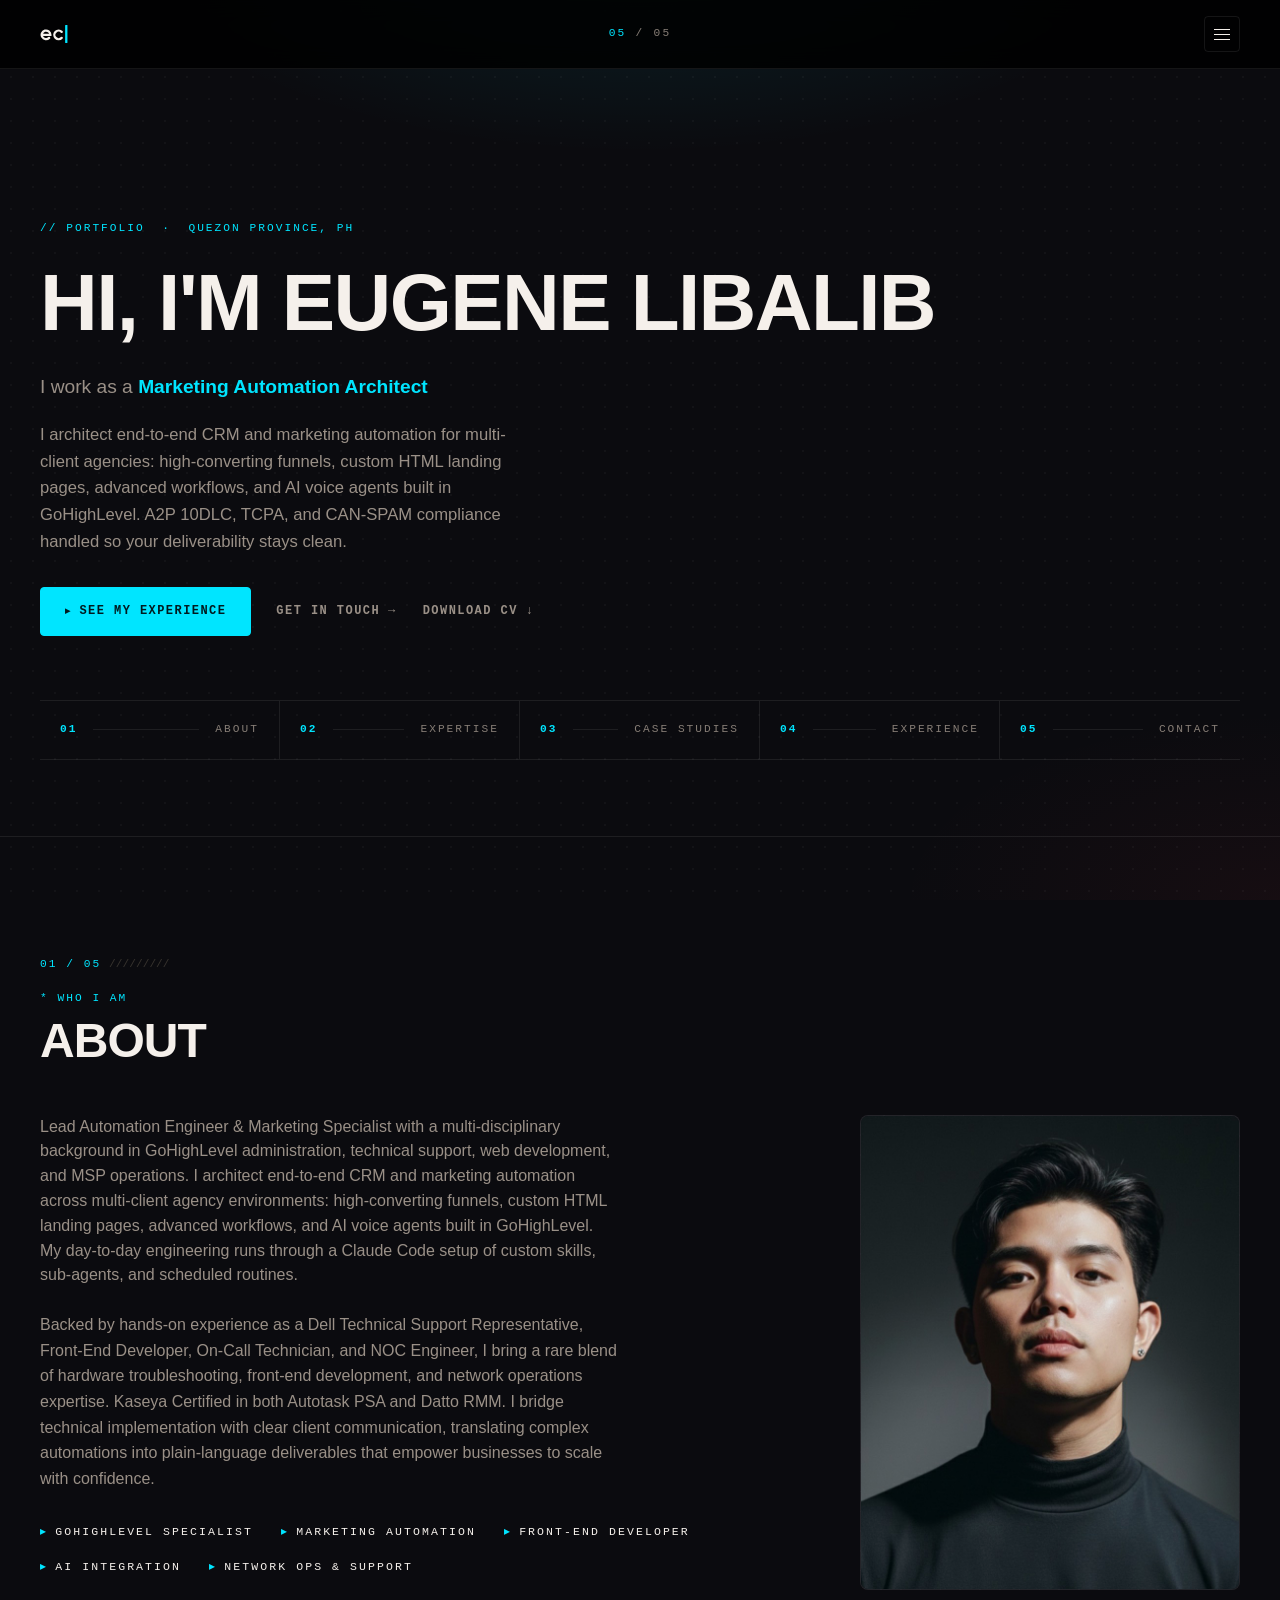
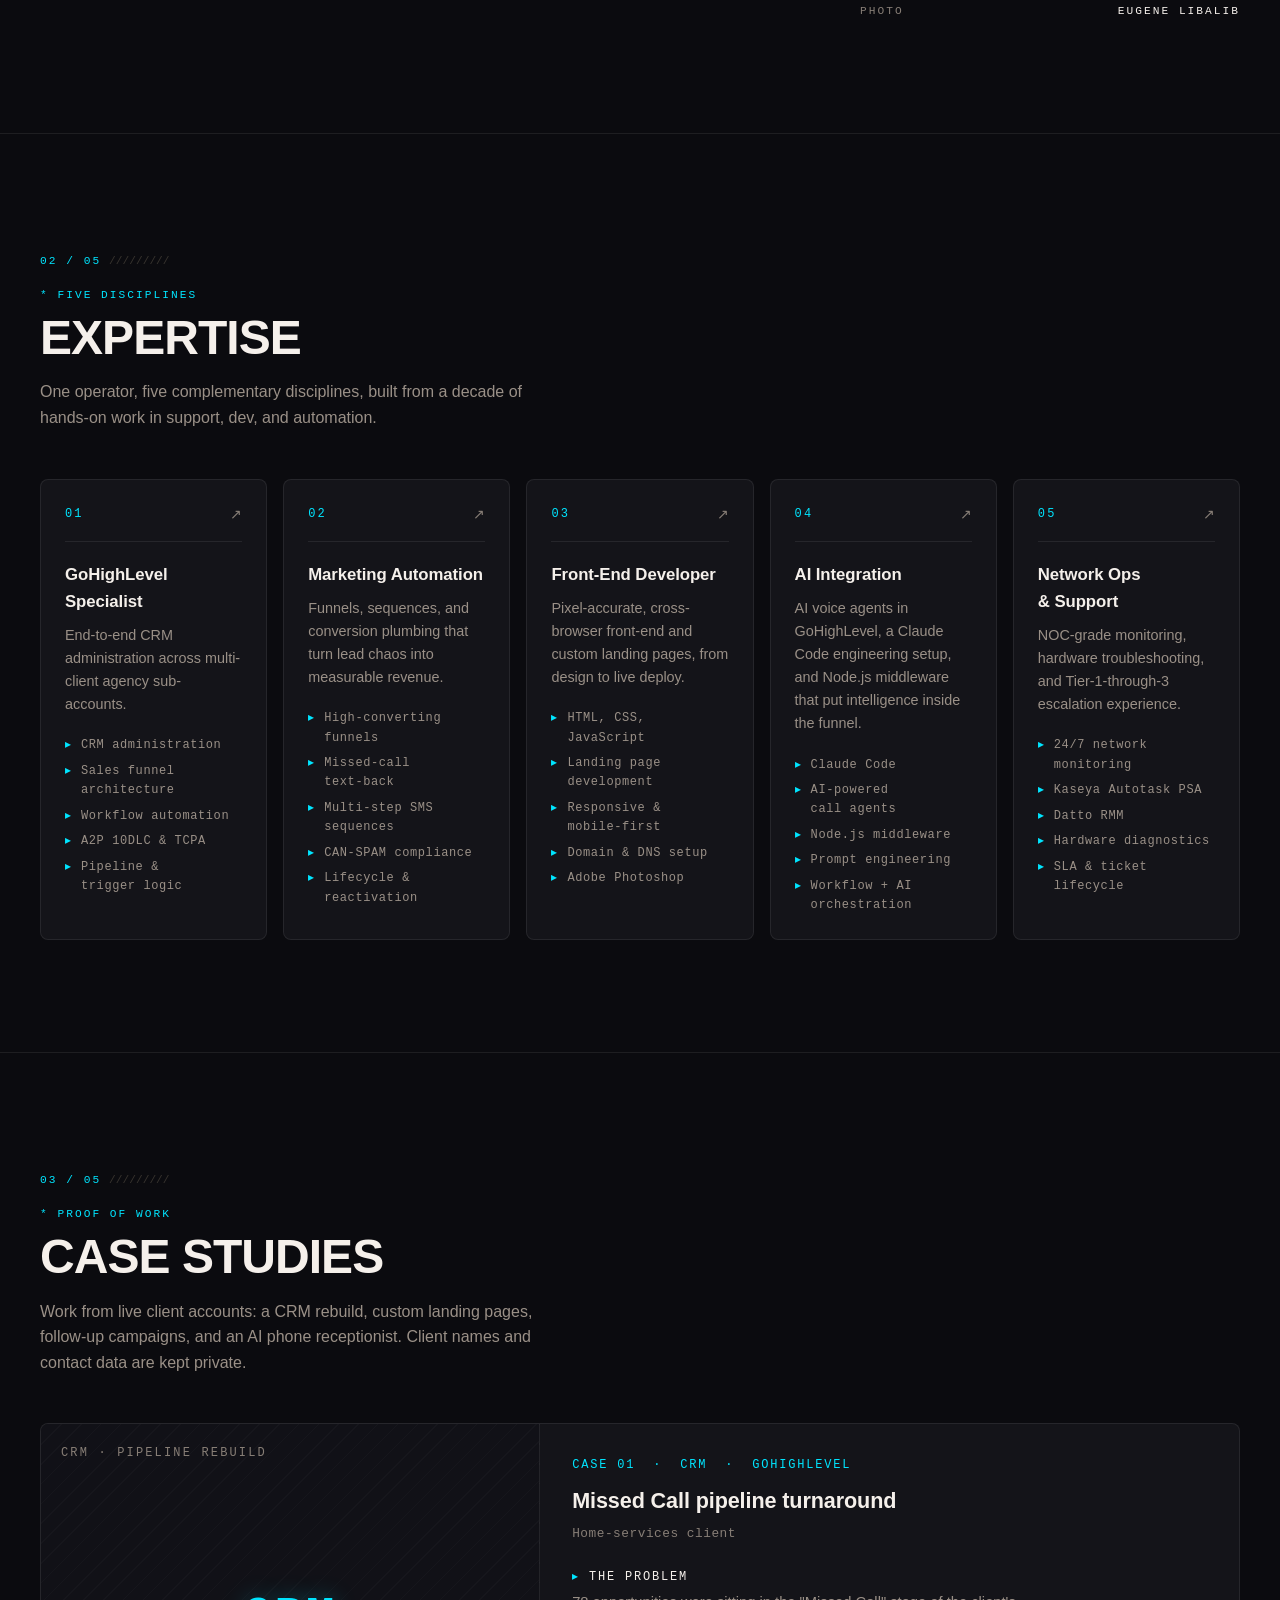
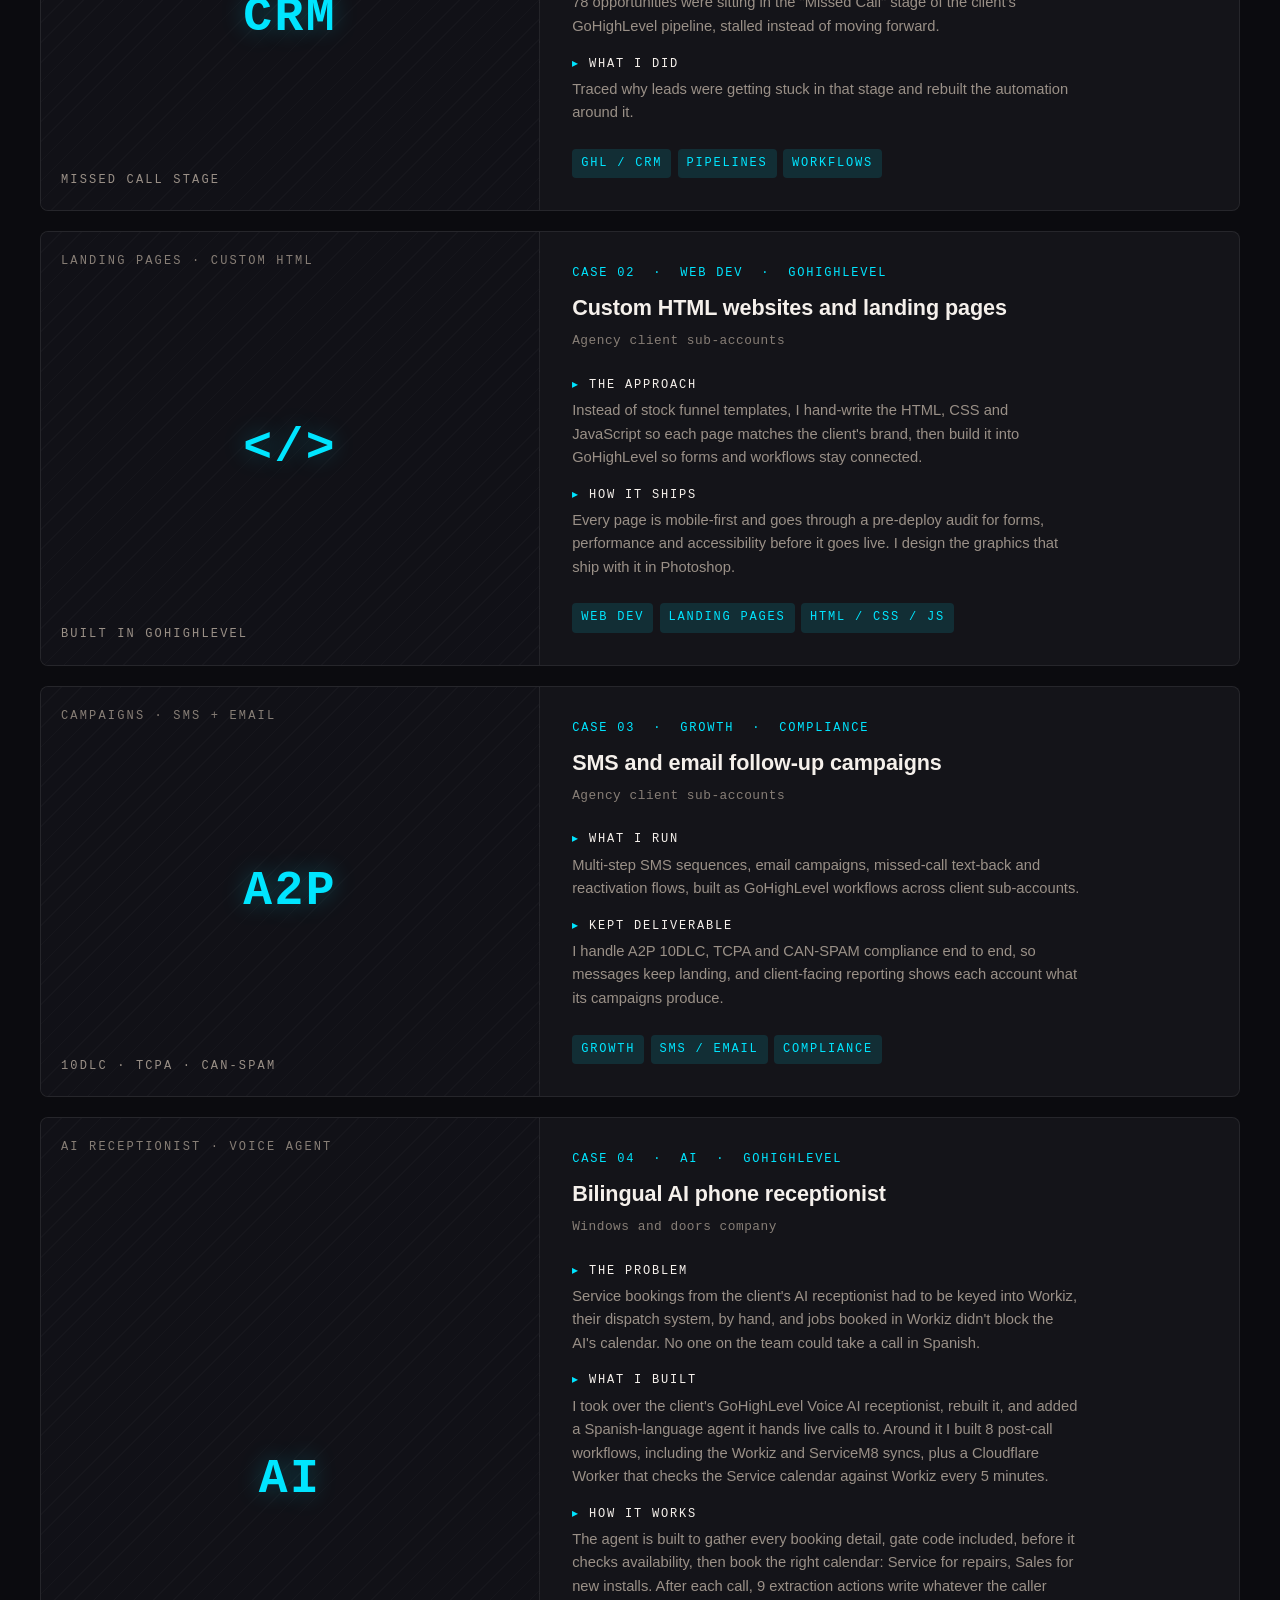
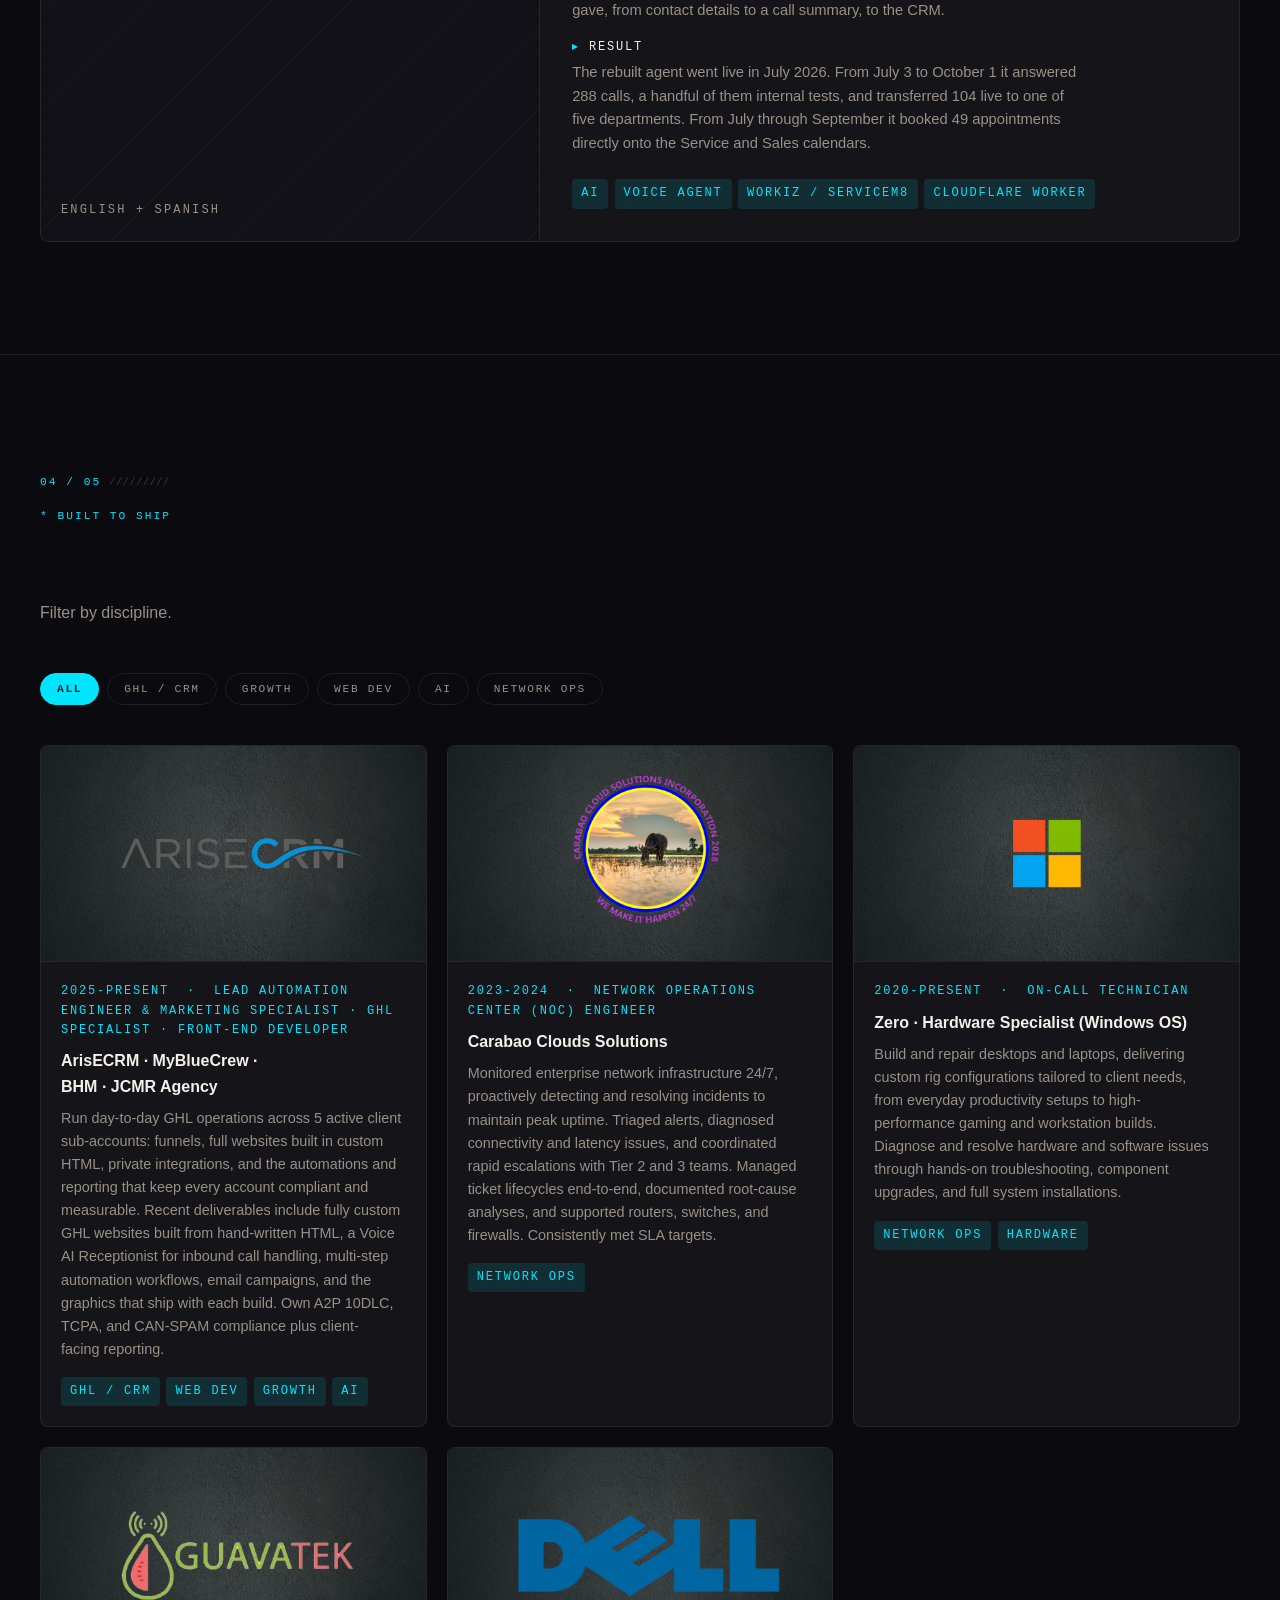
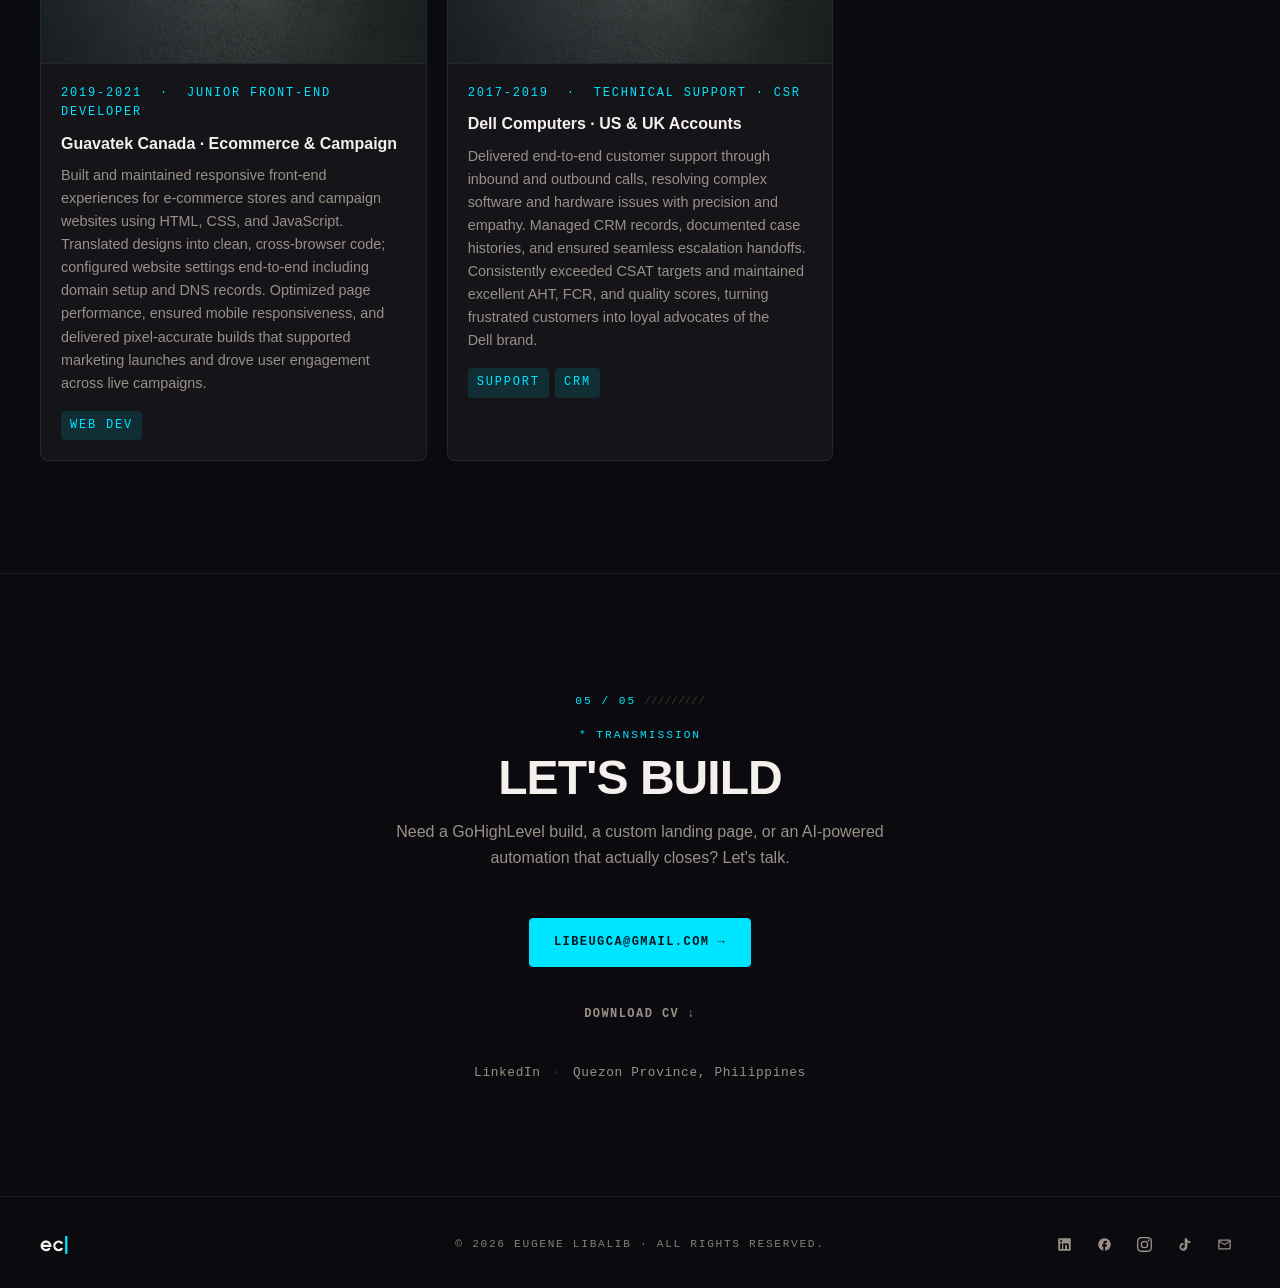
<file: index.html>
<!doctype html>
<html lang="en">
<head>
  <meta charset="utf-8" />
  <meta name="viewport" content="width=device-width, initial-scale=1" />
  <!-- Phone status bar and browser chrome colour: the nav bar's rendered colour, measured at 360px. -->
  <meta name="theme-color" content="#020202" />
  <title>Eugene Libalib - GoHighLevel Specialist & Marketing Technologist</title>
  <meta name="description" content="Eugene Libalib - CRM &amp; marketing technology specialist. GoHighLevel, marketing automation, web development, Claude AI integration, and network operations." />

  <!-- Open Graph -->
  <meta property="og:type" content="website" />
  <meta property="og:url" content="https://governorgene.github.io/eugene-libalib-portfolio/" />
  <meta property="og:title" content="Eugene Libalib - GoHighLevel Specialist &amp; Marketing Technologist" />
  <meta property="og:description" content="CRM and marketing automation specialist: GoHighLevel builds, AI-powered workflows, custom landing pages, and network operations. Based in Quezon Province, PH." />
  <meta property="og:image" content="https://governorgene.github.io/eugene-libalib-portfolio/assets/og-image.jpg" />
  <meta property="og:image:width" content="1200" />
  <meta property="og:image:height" content="630" />

  <!-- Twitter Card -->
  <meta name="twitter:card" content="summary_large_image" />
  <meta name="twitter:title" content="Eugene Libalib - GoHighLevel Specialist &amp; Marketing Technologist" />
  <meta name="twitter:description" content="CRM and marketing automation specialist: GoHighLevel builds, AI-powered workflows, custom landing pages, and network operations. Based in Quezon Province, PH." />
  <meta name="twitter:image" content="https://governorgene.github.io/eugene-libalib-portfolio/assets/og-image.jpg" />

  <!-- PNG only: an SVG favicon would win in Chrome and smear at 16px. The 16px file is hand-drawn on the pixel grid. -->
  <link rel="icon" type="image/png" sizes="32x32" href="assets/favicon-32.png" />
  <link rel="icon" type="image/png" sizes="16x16" href="assets/favicon-16.png" />
  <link rel="apple-touch-icon" href="assets/apple-touch-icon.png" />
  <link rel="stylesheet" href="styles.css" />
</head>
<body>
  <header class="nav">
    <a href="#top" class="nav__brand" aria-label="Home">
      <img src="assets/ecl-glyph.svg" alt="" class="nav__mark" aria-hidden="true" />    </a>
    <div class="nav__counter" aria-hidden="true">
      <span id="nav-counter">01</span> / 05
    </div>
    <button class="nav__menu" id="menu-toggle" aria-label="Open menu" aria-expanded="false" aria-controls="menu-overlay">
      <span></span><span></span><span></span>
    </button>
  </header>

  <!-- MENU OVERLAY -->
  <div class="menu-backdrop" id="menu-backdrop" aria-hidden="true"></div>
  <div class="menu" id="menu-overlay" aria-hidden="true" role="dialog" aria-modal="true" aria-label="Navigation">
    <div class="menu__header">
      <a href="#top" class="nav__brand menu__brand" data-menu-link aria-label="Home">
        <img src="assets/ecl-glyph.svg" alt="" class="nav__mark" aria-hidden="true" />
        <span class="nav__brand-text">ECL</span>
      </a>
      <button class="menu__close" id="menu-close" aria-label="Close menu">
        <span></span><span></span>
      </button>
    </div>

    <p class="menu__section-label">NAVIGATE <span class="slashes" aria-hidden="true">/</span> <span id="menu-counter">00</span></p>

    <nav class="menu__nav" aria-label="Primary">
      <a href="#top" class="menu__link" data-menu-link data-section="home">
        <span class="menu__num">01</span>
        <span class="menu__label">Home</span>
        <span class="menu__dot" aria-hidden="true"></span>
      </a>
      <a href="#about" class="menu__link" data-menu-link data-section="about">
        <span class="menu__num">02</span>
        <span class="menu__label">About</span>
        <span class="menu__dot" aria-hidden="true"></span>
      </a>
      <a href="#expertise" class="menu__link" data-menu-link data-section="expertise">
        <span class="menu__num">03</span>
        <span class="menu__label">Expertise</span>
        <span class="menu__dot" aria-hidden="true"></span>
      </a>
      <a href="#case-studies" class="menu__link" data-menu-link data-section="cases">
        <span class="menu__num">04</span>
        <span class="menu__label">Case Studies</span>
        <span class="menu__dot" aria-hidden="true"></span>
      </a>
      <a href="#work" class="menu__link" data-menu-link data-section="work">
        <span class="menu__num">05</span>
        <span class="menu__label">Experience</span>
        <span class="menu__dot" aria-hidden="true"></span>
      </a>
      <a href="#contact" class="menu__link" data-menu-link data-section="contact">
        <span class="menu__num">06</span>
        <span class="menu__label">Contact</span>
        <span class="menu__dot" aria-hidden="true"></span>
      </a>
    </nav>

    <div class="menu__connect">
      <p class="menu__section-label">CONNECT</p>
      <div class="menu__socials">
        <a href="https://www.linkedin.com/in/genelibalib" target="_blank" rel="noopener" class="menu__social" aria-label="LinkedIn">
          <svg viewBox="0 0 24 24" fill="currentColor" aria-hidden="true"><path d="M20.5 2h-17A1.5 1.5 0 0 0 2 3.5v17A1.5 1.5 0 0 0 3.5 22h17a1.5 1.5 0 0 0 1.5-1.5v-17A1.5 1.5 0 0 0 20.5 2zM8 19H5v-9h3v9zM6.5 8.25A1.75 1.75 0 1 1 8.3 6.5a1.78 1.78 0 0 1-1.8 1.75zM19 19h-3v-4.74c0-1.42-.6-1.93-1.38-1.93A1.74 1.74 0 0 0 13 14.19v4.81h-3v-9h2.9v1.3a3.11 3.11 0 0 1 2.7-1.4c1.55 0 3.36.86 3.36 3.66z"/></svg>
        </a>
        <a href="https://www.facebook.com/eugene.libalib/" target="_blank" rel="noopener" class="menu__social" aria-label="Facebook">
          <svg viewBox="0 0 24 24" fill="currentColor" aria-hidden="true"><path d="M22 12c0-5.52-4.48-10-10-10S2 6.48 2 12c0 4.84 3.44 8.87 8 9.8V15H8v-3h2V9.5C10 7.57 11.57 6 13.5 6H16v3h-2c-.55 0-1 .45-1 1v2h3v3h-3v6.95c5.05-.5 9-4.76 9-9.95z"/></svg>
        </a>
        <a href="https://www.instagram.com/gobernador.general/" target="_blank" rel="noopener" class="menu__social" aria-label="Instagram">
          <svg viewBox="0 0 24 24" fill="currentColor" aria-hidden="true"><path d="M12 2.16c3.2 0 3.58.01 4.85.07 1.17.05 1.8.25 2.23.41.56.22.96.48 1.38.9.42.42.68.82.9 1.38.16.42.36 1.06.41 2.23.06 1.27.07 1.65.07 4.85s-.01 3.58-.07 4.85c-.05 1.17-.25 1.8-.41 2.23-.22.56-.48.96-.9 1.38-.42.42-.82.68-1.38.9-.42.16-1.06.36-2.23.41-1.27.06-1.65.07-4.85.07s-3.58-.01-4.85-.07c-1.17-.05-1.8-.25-2.23-.41-.56-.22-.96-.48-1.38-.9-.42-.42-.68-.82-.9-1.38-.16-.42-.36-1.06-.41-2.23-.06-1.27-.07-1.65-.07-4.85s.01-3.58.07-4.85c.05-1.17.25-1.8.41-2.23.22-.56.48-.96.9-1.38.42-.42.82-.68 1.38-.9.42-.16 1.06-.36 2.23-.41 1.27-.06 1.65-.07 4.85-.07M12 0C8.74 0 8.33.01 7.05.07 5.78.13 4.9.33 4.14.63a5.86 5.86 0 0 0-2.13 1.38A5.86 5.86 0 0 0 .63 4.14C.33 4.9.13 5.78.07 7.05.01 8.33 0 8.74 0 12s.01 3.67.07 4.95c.06 1.27.26 2.15.56 2.91.31.79.73 1.46 1.38 2.13a5.86 5.86 0 0 0 2.13 1.38c.76.3 1.64.5 2.91.56C8.33 23.99 8.74 24 12 24s3.67-.01 4.95-.07c1.27-.06 2.15-.26 2.91-.56a5.86 5.86 0 0 0 2.13-1.38 5.86 5.86 0 0 0 1.38-2.13c.3-.76.5-1.64.56-2.91.06-1.28.07-1.69.07-4.95s-.01-3.67-.07-4.95c-.06-1.27-.26-2.15-.56-2.91a5.86 5.86 0 0 0-1.38-2.13A5.86 5.86 0 0 0 19.86.63c-.76-.3-1.64-.5-2.91-.56C15.67.01 15.26 0 12 0zm0 5.84a6.16 6.16 0 1 0 0 12.32 6.16 6.16 0 0 0 0-12.32zM12 16a4 4 0 1 1 0-8 4 4 0 0 1 0 8zm6.41-11.85a1.44 1.44 0 1 0 0 2.88 1.44 1.44 0 0 0 0-2.88z"/></svg>
        </a>
        <a href="https://www.tiktok.com/@itimnatupangnaligaw" target="_blank" rel="noopener" class="menu__social" aria-label="TikTok">
          <svg viewBox="0 0 24 24" fill="currentColor" aria-hidden="true"><path d="M19.59 6.69a4.83 4.83 0 0 1-3.77-4.25V2h-3.45v13.67a2.89 2.89 0 0 1-5.2 1.74 2.89 2.89 0 0 1 2.31-4.64 2.93 2.93 0 0 1 .88.14V9.4a6.84 6.84 0 0 0-1-.06A6.33 6.33 0 0 0 5.8 20.1a6.34 6.34 0 0 0 10.86-4.43V8.43a8.16 8.16 0 0 0 4.77 1.52V6.5a4.85 4.85 0 0 1-1.84-.27z"/></svg>
        </a>
        <a href="mailto:libeugca@gmail.com" class="menu__social" aria-label="Email">
          <svg viewBox="0 0 24 24" fill="currentColor" aria-hidden="true"><path d="M22 6c0-1.1-.9-2-2-2H4c-1.1 0-2 .9-2 2v12c0 1.1.9 2 2 2h16c1.1 0 2-.9 2-2V6zm-2 0-8 5-8-5h16zm0 12H4V8l8 5 8-5v10z"/></svg>
        </a>
      </div>
    </div>
  </div>

  <main id="top">
    <!-- HERO -->
    <section class="hero">
      <p class="eyebrow">// PORTFOLIO&nbsp;&nbsp;·&nbsp; QUEZON PROVINCE, PH</p>
      <h1 class="hero__title">HI, I'M <span class="hero__name">EUGENE LIBALIB</span></h1>
      <p class="hero__subtitle">
        I work as <span class="role-rotator__article">a</span>
        <span class="role-rotator" aria-live="polite">
          <span class="role-rotator__word">GoHighLevel Specialist</span>
        </span>
      </p>
      <p class="hero__pitch">
        I architect end-to-end CRM and marketing automation for multi-client agencies: high-converting funnels, custom HTML landing pages, advanced workflows, and AI voice agents built in GoHighLevel. A2P 10DLC, TCPA, and CAN-SPAM compliance handled so your deliverability stays clean.
      </p>
      <div class="hero__cta">
        <a href="#work" class="btn btn--primary">
          <span class="btn__icon" aria-hidden="true">▸</span> SEE MY EXPERIENCE
        </a>
        <div class="hero__cta-links">
          <a href="#contact" class="btn btn--link">
            GET IN TOUCH <span class="btn__arrow" aria-hidden="true">→</span>
          </a>
          <a href="assets/Eugene_Libalib_CV.pdf" download class="btn btn--link">
            DOWNLOAD CV <span class="btn__arrow btn__arrow--down" aria-hidden="true">↓</span>
          </a>
        </div>
      </div>

      <!-- Quick nav cards -->
      <div class="quicknav">
        <a href="#about" class="quicknav__card">
          <span class="quicknav__num">01</span>
          <span class="quicknav__divider" aria-hidden="true"></span>
          <span class="quicknav__label">About</span>
        </a>
        <a href="#expertise" class="quicknav__card">
          <span class="quicknav__num">02</span>
          <span class="quicknav__divider" aria-hidden="true"></span>
          <span class="quicknav__label">Expertise</span>
        </a>
        <a href="#case-studies" class="quicknav__card">
          <span class="quicknav__num">03</span>
          <span class="quicknav__divider" aria-hidden="true"></span>
          <span class="quicknav__label">Case Studies</span>
        </a>
        <a href="#work" class="quicknav__card">
          <span class="quicknav__num">04</span>
          <span class="quicknav__divider" aria-hidden="true"></span>
          <span class="quicknav__label">Experience</span>
        </a>
        <a href="#contact" class="quicknav__card">
          <span class="quicknav__num">05</span>
          <span class="quicknav__divider" aria-hidden="true"></span>
          <span class="quicknav__label">Contact</span>
        </a>
      </div>
    </section>

    <!-- 01 / ABOUT -->
    <section id="about" class="section" data-counter="01">
      <header class="section__head">
        <p class="eyebrow">01 / 05 <span class="slashes" aria-hidden="true">/////////</span></p>
        <p class="section__kicker">* WHO I AM</p>
        <h2 class="section__title">ABOUT</h2>
      </header>
      <div class="about about--split">
        <div class="about__text">
          <p class="about__lede">
            Lead Automation Engineer &amp; Marketing Specialist with a multi-disciplinary background in GoHighLevel administration, technical support, web development, and MSP operations. I architect end-to-end CRM and marketing automation across multi-client agency environments: high-converting funnels, custom HTML landing pages, advanced workflows, and AI voice agents built in GoHighLevel. My day-to-day engineering runs through a Claude Code setup of custom skills, sub-agents, and scheduled routines.
          </p>
          <p>
            Backed by hands-on experience as a Dell Technical Support Representative, Front-End Developer, On-Call Technician, and NOC Engineer, I bring a rare blend of hardware troubleshooting, front-end development, and network operations expertise. Kaseya Certified in both Autotask PSA and Datto RMM. I bridge technical implementation with clear client communication, translating complex automations into plain-language deliverables that empower businesses to scale with confidence.
          </p>
          <div class="about__badges">
            <span class="badge">GOHIGHLEVEL SPECIALIST</span>
            <span class="badge">MARKETING AUTOMATION</span>
            <span class="badge">FRONT-END DEVELOPER</span>
            <span class="badge">AI INTEGRATION</span>
            <span class="badge">NETWORK OPS &amp; SUPPORT</span>
          </div>
        </div>
        <figure class="about__photo">
          <div class="about__photo-frame">
            <img src="assets/portrait.jpg" alt="Portrait of Eugene Libalib" loading="lazy" />
          </div>
          <figcaption class="about__caption">
            <span>PHOTO</span>
            <span class="about__caption-name">EUGENE LIBALIB</span>
          </figcaption>
        </figure>
      </div>
    </section>

    <!-- 02 / EXPERTISE -->
    <section id="expertise" class="section" data-counter="02">
      <header class="section__head">
        <p class="eyebrow">02 / 05 <span class="slashes" aria-hidden="true">/////////</span></p>
        <p class="section__kicker">* FIVE DISCIPLINES</p>
        <h2 class="section__title">EXPERTISE</h2>
        <p class="section__lede">One operator, five complementary disciplines, built from a decade of hands-on work in support, dev, and automation.</p>
      </header>

      <div class="grid grid--expertise">
        <article class="card" data-role="ghl">
          <div class="card__head">
            <span class="card__num">01</span>
            <span class="card__open" aria-hidden="true">↗</span>
          </div>
          <h3 class="card__title"><a class="card__link" href="#work">GoHighLevel Specialist</a></h3>
          <p class="card__body">End-to-end CRM administration across multi-client agency sub-accounts.</p>
          <ul class="card__skills">
            <li>CRM administration</li>
            <li>Sales funnel architecture</li>
            <li>Workflow automation</li>
            <li>A2P 10DLC &amp; TCPA</li>
            <li>Pipeline &amp; trigger logic</li>
          </ul>
        </article>

        <article class="card" data-role="growth">
          <div class="card__head">
            <span class="card__num">02</span>
            <span class="card__open" aria-hidden="true">↗</span>
          </div>
          <h3 class="card__title"><a class="card__link" href="#work">Marketing Automation</a></h3>
          <p class="card__body">Funnels, sequences, and conversion plumbing that turn lead chaos into measurable revenue.</p>
          <ul class="card__skills">
            <li>High-converting funnels</li>
            <li>Missed-call text-back</li>
            <li>Multi-step SMS sequences</li>
            <li>CAN-SPAM compliance</li>
            <li>Lifecycle &amp; reactivation</li>
          </ul>
        </article>

        <article class="card" data-role="web">
          <div class="card__head">
            <span class="card__num">03</span>
            <span class="card__open" aria-hidden="true">↗</span>
          </div>
          <h3 class="card__title"><a class="card__link" href="#work">Front-End Developer</a></h3>
          <p class="card__body">Pixel-accurate, cross-browser front-end and custom landing pages, from design to live deploy.</p>
          <ul class="card__skills">
            <li>HTML, CSS, JavaScript</li>
            <li>Landing page development</li>
            <li>Responsive &amp; mobile-first</li>
            <li>Domain &amp; DNS setup</li>
            <li>Adobe Photoshop</li>
          </ul>
        </article>

        <article class="card" data-role="ai">
          <div class="card__head">
            <span class="card__num">04</span>
            <span class="card__open" aria-hidden="true">↗</span>
          </div>
          <h3 class="card__title"><a class="card__link" href="#work">AI Integration</a></h3>
          <p class="card__body">AI voice agents in GoHighLevel, a Claude Code engineering setup, and Node.js middleware that put intelligence inside the funnel.</p>
          <ul class="card__skills">
            <li>Claude Code</li>
            <li>AI-powered call agents</li>
            <li>Node.js middleware</li>
            <li>Prompt engineering</li>
            <li>Workflow + AI orchestration</li>
          </ul>
        </article>

        <article class="card" data-role="support">
          <div class="card__head">
            <span class="card__num">05</span>
            <span class="card__open" aria-hidden="true">↗</span>
          </div>
          <h3 class="card__title"><a class="card__link" href="#work">Network Ops &amp; Support</a></h3>
          <p class="card__body">NOC-grade monitoring, hardware troubleshooting, and Tier-1-through-3 escalation experience.</p>
          <ul class="card__skills">
            <li>24/7 network monitoring</li>
            <li>Kaseya Autotask PSA</li>
            <li>Datto RMM</li>
            <li>Hardware diagnostics</li>
            <li>SLA &amp; ticket lifecycle</li>
          </ul>
        </article>
      </div>
    </section>

    <!-- 03 / CASE STUDIES -->
    <section id="case-studies" class="section" data-counter="03">
      <header class="section__head">
        <p class="eyebrow">03 / 05 <span class="slashes" aria-hidden="true">/////////</span></p>
        <p class="section__kicker">* PROOF OF WORK</p>
        <h2 class="section__title">CASE STUDIES</h2>
        <p class="section__lede">Work from live client accounts: a CRM rebuild, custom landing pages, follow-up campaigns, and an AI phone receptionist. Client names and contact data are kept private.</p>
      </header>

      <div class="case-list">
        <article class="case" id="case-crm">
          <!-- TODO(Gene): the walkthrough video comes back here when the new one is ready (the old Drive link was taken down on 2026-11-10; the play button markup is in git history). -->
          <div class="case__media" aria-hidden="true">
            <span class="case__media-label">CRM&nbsp;· PIPELINE REBUILD</span>
            <span class="case__media-mark">CRM</span>
            <span class="case__media-label case__media-label--end">MISSED CALL STAGE</span>
          </div>
          <div class="case__body">
            <p class="case__meta">Case 01&nbsp;&nbsp;·&nbsp; CRM&nbsp;&nbsp;·&nbsp; GoHighLevel</p>
            <h3 class="case__title">Missed Call pipeline turnaround</h3>
            <p class="case__client">Home-services client</p>
            <dl class="case__points">
              <div>
                <dt>The problem</dt>
                <dd>78 opportunities were sitting in the "Missed Call" stage of the client's GoHighLevel pipeline, stalled instead of moving forward.</dd>
              </div>
              <div>
                <dt>What I did</dt>
                <dd>Traced why leads were getting stuck in that stage and rebuilt the automation around it.</dd>
              </div>
              <!-- TODO(Gene): add a "Result" row with before/after numbers for the 78 opportunities. -->
            </dl>
            <div class="project__tags">
              <span class="tag">GHL / CRM</span>
              <span class="tag">Pipelines</span>
              <span class="tag">Workflows</span>
            </div>
          </div>
        </article>

        <article class="case" id="case-landing">
          <!-- TODO(Gene): drop a blurred screenshot in assets/ and add <img src="assets/..." alt="..." /> inside this div. -->
          <div class="case__media" aria-hidden="true">
            <span class="case__media-label">LANDING PAGES&nbsp;· CUSTOM HTML</span>
            <span class="case__media-mark">&lt;/&gt;</span>
            <span class="case__media-label case__media-label--end">BUILT IN GOHIGHLEVEL</span>
          </div>
          <div class="case__body">
            <p class="case__meta">Case 02&nbsp;&nbsp;·&nbsp; Web Dev&nbsp;&nbsp;·&nbsp; GoHighLevel</p>
            <h3 class="case__title">Custom HTML websites and landing pages</h3>
            <p class="case__client">Agency client sub-accounts</p>
            <dl class="case__points">
              <div>
                <dt>The approach</dt>
                <dd>Instead of stock funnel templates, I hand-write the HTML, CSS and JavaScript so each page matches the client's brand, then build it into GoHighLevel so forms and workflows stay connected.</dd>
              </div>
              <div>
                <dt>How it ships</dt>
                <dd>Every page is mobile-first and goes through a pre-deploy audit for forms, performance and accessibility before it goes live. I design the graphics that ship with it in Photoshop.</dd>
              </div>
              <!-- TODO(Gene): add a "Result" row and a live link once a client page can be shown. -->
            </dl>
            <div class="project__tags">
              <span class="tag">Web Dev</span>
              <span class="tag">Landing Pages</span>
              <span class="tag">HTML / CSS / JS</span>
            </div>
          </div>
        </article>

        <article class="case" id="case-campaigns">
          <!-- TODO(Gene): drop a blurred workflow or campaign-stats screenshot in assets/ and add an <img> inside this div. -->
          <div class="case__media" aria-hidden="true">
            <span class="case__media-label">CAMPAIGNS&nbsp;· SMS + EMAIL</span>
            <span class="case__media-mark">A2P</span>
            <span class="case__media-label case__media-label--end">10DLC&nbsp;· TCPA&nbsp;· CAN-SPAM</span>
          </div>
          <div class="case__body">
            <p class="case__meta">Case 03&nbsp;&nbsp;·&nbsp; Growth&nbsp;&nbsp;·&nbsp; Compliance</p>
            <h3 class="case__title">SMS and email follow-up campaigns</h3>
            <p class="case__client">Agency client sub-accounts</p>
            <dl class="case__points">
              <div>
                <dt>What I run</dt>
                <dd>Multi-step SMS sequences, email campaigns, missed-call text-back and reactivation flows, built as GoHighLevel workflows across client sub-accounts.</dd>
              </div>
              <div>
                <dt>Kept deliverable</dt>
                <dd>I handle A2P 10DLC, TCPA and CAN-SPAM compliance end to end, so messages keep landing, and client-facing reporting shows each account what its campaigns produce.</dd>
              </div>
              <!-- TODO(Gene): add a "Result" row with campaign stats (reply rate, booked calls, reactivated leads). -->
            </dl>
            <div class="project__tags">
              <span class="tag">Growth</span>
              <span class="tag">SMS / Email</span>
              <span class="tag">Compliance</span>
            </div>
          </div>
        </article>

        <article class="case" id="case-receptionist">
          <!-- TODO(Gene): drop a blurred screenshot of the agent config or call flow in assets/ and add an <img> inside this div. -->
          <div class="case__media" aria-hidden="true">
            <span class="case__media-label">AI RECEPTIONIST&nbsp;· VOICE AGENT</span>
            <span class="case__media-mark">AI</span>
            <span class="case__media-label case__media-label--end">ENGLISH + SPANISH</span>
          </div>
          <div class="case__body">
            <p class="case__meta">Case 04&nbsp;&nbsp;·&nbsp; AI&nbsp;&nbsp;·&nbsp; GoHighLevel</p>
            <h3 class="case__title">Bilingual AI phone receptionist</h3>
            <p class="case__client">Windows and doors company</p>
            <dl class="case__points">
              <div>
                <dt>The problem</dt>
                <dd>Service bookings from the client's AI receptionist had to be keyed into Workiz, their dispatch system, by hand, and jobs booked in Workiz didn't block the AI's calendar. No one on the team could take a call in Spanish.</dd>
              </div>
              <div>
                <dt>What I built</dt>
                <dd>I took over the client's GoHighLevel Voice AI receptionist, rebuilt it, and added a Spanish-language agent it hands live calls to. Around it I built 8 post-call workflows, including the Workiz and ServiceM8 syncs, plus a Cloudflare Worker that checks the Service calendar against Workiz every 5 minutes.</dd>
              </div>
              <div>
                <dt>How it works</dt>
                <dd>The agent is built to gather every booking detail, gate code included, before it checks availability, then book the right calendar: Service for repairs, Sales for new installs. After each call, 9 extraction actions write whatever the caller gave, from contact details to a call summary, to the CRM.</dd>
              </div>
              <div>
                <dt>Result</dt>
                <dd>The rebuilt agent went live in July 2026. From July 3 to October 1 it answered 288 calls, a handful of them internal tests, and transferred 104 live to one of five departments. From July through September it booked 49 appointments directly onto the Service and Sales calendars.</dd>
              </div>
            </dl>
            <div class="project__tags">
              <span class="tag">AI</span>
              <span class="tag">Voice Agent</span>
              <span class="tag">Workiz / ServiceM8</span>
              <span class="tag">Cloudflare Worker</span>
            </div>
          </div>
        </article>
      </div>
    </section>

    <!-- 04 / EXPERIENCE -->
    <section id="work" class="section" data-counter="04">
      <header class="section__head">
        <p class="eyebrow">04 / 05 <span class="slashes" aria-hidden="true">/////////</span></p>
        <p class="section__kicker">* BUILT TO SHIP</p>
        <h2 class="section__title">SELECTED EXPERIENCE</h2>
        <p class="section__lede">Filter by discipline.</p>
      </header>

      <div class="filters" role="tablist" aria-label="Filter experience by discipline">
        <button class="chip is-active" data-filter="all" role="tab" aria-selected="true">All</button>
        <button class="chip" data-filter="ghl" role="tab" aria-selected="false">GHL / CRM</button>
        <button class="chip" data-filter="growth" role="tab" aria-selected="false">Growth</button>
        <button class="chip" data-filter="web" role="tab" aria-selected="false">Web Dev</button>
        <button class="chip" data-filter="ai" role="tab" aria-selected="false">AI</button>
        <button class="chip" data-filter="support" role="tab" aria-selected="false">Network Ops</button>
      </div>

      <div class="grid grid--work">
        <article class="project" data-roles="ghl web growth ai">
          <div class="project__thumb"><img src="assets/arisecrm.jpg" alt="ArisECRM" loading="lazy" /></div>
          <div class="project__body">
            <p class="project__meta">2025-Present&nbsp;&nbsp;·&nbsp; Lead Automation Engineer &amp; Marketing Specialist&nbsp;· GHL Specialist&nbsp;· Front-End Developer</p>
            <h3 class="project__title">ArisECRM&nbsp;· MyBlueCrew&nbsp;· BHM&nbsp;· JCMR Agency</h3>
            <p class="project__desc">Run day-to-day GHL operations across 5 active client sub-accounts: funnels, full websites built in custom HTML, private integrations, and the automations and reporting that keep every account compliant and measurable. Recent deliverables include fully custom GHL websites built from hand-written HTML, a Voice AI Receptionist for inbound call handling, multi-step automation workflows, email campaigns, and the graphics that ship with each build. Own A2P 10DLC, TCPA, and CAN-SPAM compliance plus client-facing reporting.</p>
            <div class="project__tags">
              <span class="tag">GHL / CRM</span>
              <span class="tag">Web Dev</span>
              <span class="tag">Growth</span>
              <span class="tag">AI</span>
            </div>
          </div>
        </article>

        <article class="project" data-roles="support">
          <div class="project__thumb"><img src="assets/carabao cloud solution.jpg" alt="Carabao Clouds Solutions" loading="lazy" /></div>
          <div class="project__body">
            <p class="project__meta">2023-2024&nbsp;&nbsp;·&nbsp; Network Operations Center (NOC) Engineer</p>
            <h3 class="project__title">Carabao Clouds Solutions</h3>
            <p class="project__desc">Monitored enterprise network infrastructure 24/7, proactively detecting and resolving incidents to maintain peak uptime. Triaged alerts, diagnosed connectivity and latency issues, and coordinated rapid escalations with Tier 2 and 3 teams. Managed ticket lifecycles end-to-end, documented root-cause analyses, and supported routers, switches, and firewalls. Consistently met SLA targets.</p>
            <div class="project__tags">
              <span class="tag">Network Ops</span>
            </div>
          </div>
        </article>

        <article class="project" data-roles="support">
          <div class="project__thumb"><img src="assets/zero harware specialist.jpg" alt="Zero Hardware Specialist" loading="lazy" /></div>
          <div class="project__body">
            <p class="project__meta">2020-Present&nbsp;&nbsp;·&nbsp; On-Call Technician</p>
            <h3 class="project__title">Zero&nbsp;· Hardware Specialist (Windows OS)</h3>
            <p class="project__desc">Build and repair desktops and laptops, delivering custom rig configurations tailored to client needs, from everyday productivity setups to high-performance gaming and workstation builds. Diagnose and resolve hardware and software issues through hands-on troubleshooting, component upgrades, and full system installations.</p>
            <div class="project__tags">
              <span class="tag">Network Ops</span>
              <span class="tag">Hardware</span>
            </div>
          </div>
        </article>

        <article class="project" data-roles="web">
          <div class="project__thumb"><img src="assets/guavatek.jpg" alt="Guavatek Canada" loading="lazy" /></div>
          <div class="project__body">
            <p class="project__meta">2019-2021&nbsp;&nbsp;·&nbsp; Junior FRONT-END DEVELOPER</p>
            <h3 class="project__title">Guavatek Canada&nbsp;· Ecommerce &amp; Campaign</h3>
            <p class="project__desc">Built and maintained responsive front-end experiences for e-commerce stores and campaign websites using HTML, CSS, and JavaScript. Translated designs into clean, cross-browser code; configured website settings end-to-end including domain setup and DNS records. Optimized page performance, ensured mobile responsiveness, and delivered pixel-accurate builds that supported marketing launches and drove user engagement across live campaigns.</p>
            <div class="project__tags">
              <span class="tag">Web Dev</span>
            </div>
          </div>
        </article>

        <article class="project" data-roles="support">
          <div class="project__thumb"><img src="assets/dell computers.jpg" alt="Dell Computers" loading="lazy" /></div>
          <div class="project__body">
            <p class="project__meta">2017-2019&nbsp;&nbsp;·&nbsp; Technical Support&nbsp;· CSR</p>
            <h3 class="project__title">Dell Computers&nbsp;· US &amp; UK Accounts</h3>
            <p class="project__desc">Delivered end-to-end customer support through inbound and outbound calls, resolving complex software and hardware issues with precision and empathy. Managed CRM records, documented case histories, and ensured seamless escalation handoffs. Consistently exceeded CSAT targets and maintained excellent AHT, FCR, and quality scores, turning frustrated customers into loyal advocates of the Dell brand.</p>
            <div class="project__tags">
              <span class="tag">Support</span>
              <span class="tag">CRM</span>
            </div>
          </div>
        </article>
      </div>
    </section>

    <!-- 05 / CONTACT -->
    <section id="contact" class="section section--contact" data-counter="05">
      <header class="section__head section__head--centered">
        <p class="eyebrow">05 / 05 <span class="slashes" aria-hidden="true">/////////</span></p>
        <p class="section__kicker">* TRANSMISSION</p>
        <h2 class="section__title">LET'S BUILD</h2>
        <p class="section__lede">
          Need a GoHighLevel build, a custom landing page, or an AI-powered automation that actually closes? Let's talk.
        </p>
      </header>

      <div class="contact">
        <a class="btn btn--primary" href="mailto:libeugca@gmail.com">
          libeugca@gmail.com <span class="btn__arrow" aria-hidden="true">→</span>
        </a>
        <a class="btn btn--link" href="assets/Eugene_Libalib_CV.pdf" download>
          DOWNLOAD CV <span class="btn__arrow btn__arrow--down" aria-hidden="true">↓</span>
        </a>
        <div class="contact__socials">
          <a href="https://www.linkedin.com/in/genelibalib" target="_blank" rel="noopener">LinkedIn</a>
          <span class="dot" aria-hidden="true">·</span>
          <span>Quezon Province, Philippines</span>
        </div>
      </div>
    </section>
  </main>

  <footer class="footer">
    <div class="footer__left">
      <img src="assets/ecl-glyph.svg" alt="" class="nav__mark" aria-hidden="true" />
    </div>
    <p class="footer__center">© <span id="year"></span> Eugene Libalib&nbsp;· All rights reserved.</p>
    <div class="footer__right">
      <a href="https://www.linkedin.com/in/genelibalib" target="_blank" rel="noopener" class="footer__social" aria-label="LinkedIn">
        <svg viewBox="0 0 24 24" fill="currentColor" aria-hidden="true"><path d="M20.5 2h-17A1.5 1.5 0 0 0 2 3.5v17A1.5 1.5 0 0 0 3.5 22h17a1.5 1.5 0 0 0 1.5-1.5v-17A1.5 1.5 0 0 0 20.5 2zM8 19H5v-9h3v9zM6.5 8.25A1.75 1.75 0 1 1 8.3 6.5a1.78 1.78 0 0 1-1.8 1.75zM19 19h-3v-4.74c0-1.42-.6-1.93-1.38-1.93A1.74 1.74 0 0 0 13 14.19v4.81h-3v-9h2.9v1.3a3.11 3.11 0 0 1 2.7-1.4c1.55 0 3.36.86 3.36 3.66z"/></svg>
      </a>
      <a href="https://www.facebook.com/eugene.libalib/" target="_blank" rel="noopener" class="footer__social" aria-label="Facebook">
        <svg viewBox="0 0 24 24" fill="currentColor" aria-hidden="true"><path d="M22 12c0-5.52-4.48-10-10-10S2 6.48 2 12c0 4.84 3.44 8.87 8 9.8V15H8v-3h2V9.5C10 7.57 11.57 6 13.5 6H16v3h-2c-.55 0-1 .45-1 1v2h3v3h-3v6.95c5.05-.5 9-4.76 9-9.95z"/></svg>
      </a>
      <a href="https://www.instagram.com/gobernador.general/" target="_blank" rel="noopener" class="footer__social" aria-label="Instagram">
        <svg viewBox="0 0 24 24" fill="currentColor" aria-hidden="true"><path d="M12 2.16c3.2 0 3.58.01 4.85.07 1.17.05 1.8.25 2.23.41.56.22.96.48 1.38.9.42.42.68.82.9 1.38.16.42.36 1.06.41 2.23.06 1.27.07 1.65.07 4.85s-.01 3.58-.07 4.85c-.05 1.17-.25 1.8-.41 2.23-.22.56-.48.96-.9 1.38-.42.42-.82.68-1.38.9-.42.16-1.06.36-2.23.41-1.27.06-1.65.07-4.85.07s-3.58-.01-4.85-.07c-1.17-.05-1.8-.25-2.23-.41-.56-.22-.96-.48-1.38-.9-.42-.42-.68-.82-.9-1.38-.16-.42-.36-1.06-.41-2.23-.06-1.27-.07-1.65-.07-4.85s.01-3.58.07-4.85c.05-1.17.25-1.8.41-2.23.22-.56.48-.96.9-1.38.42-.42.82-.68 1.38-.9.42-.16 1.06-.36 2.23-.41 1.27-.06 1.65-.07 4.85-.07M12 0C8.74 0 8.33.01 7.05.07 5.78.13 4.9.33 4.14.63a5.86 5.86 0 0 0-2.13 1.38A5.86 5.86 0 0 0 .63 4.14C.33 4.9.13 5.78.07 7.05.01 8.33 0 8.74 0 12s.01 3.67.07 4.95c.06 1.27.26 2.15.56 2.91.31.79.73 1.46 1.38 2.13a5.86 5.86 0 0 0 2.13 1.38c.76.3 1.64.5 2.91.56C8.33 23.99 8.74 24 12 24s3.67-.01 4.95-.07c1.27-.06 2.15-.26 2.91-.56a5.86 5.86 0 0 0 2.13-1.38 5.86 5.86 0 0 0 1.38-2.13c.3-.76.5-1.64.56-2.91.06-1.28.07-1.69.07-4.95s-.01-3.67-.07-4.95c-.06-1.27-.26-2.15-.56-2.91a5.86 5.86 0 0 0-1.38-2.13A5.86 5.86 0 0 0 19.86.63c-.76-.3-1.64-.5-2.91-.56C15.67.01 15.26 0 12 0zm0 5.84a6.16 6.16 0 1 0 0 12.32 6.16 6.16 0 0 0 0-12.32zM12 16a4 4 0 1 1 0-8 4 4 0 0 1 0 8zm6.41-11.85a1.44 1.44 0 1 0 0 2.88 1.44 1.44 0 0 0 0-2.88z"/></svg>
      </a>
      <a href="https://www.tiktok.com/@itimnatupangnaligaw" target="_blank" rel="noopener" class="footer__social" aria-label="TikTok">
        <svg viewBox="0 0 24 24" fill="currentColor" aria-hidden="true"><path d="M19.59 6.69a4.83 4.83 0 0 1-3.77-4.25V2h-3.45v13.67a2.89 2.89 0 0 1-5.2 1.74 2.89 2.89 0 0 1 2.31-4.64 2.93 2.93 0 0 1 .88.14V9.4a6.84 6.84 0 0 0-1-.06A6.33 6.33 0 0 0 5.8 20.1a6.34 6.34 0 0 0 10.86-4.43V8.43a8.16 8.16 0 0 0 4.77 1.52V6.5a4.85 4.85 0 0 1-1.84-.27z"/></svg>
      </a>
      <a href="mailto:libeugca@gmail.com" class="footer__social" aria-label="Email">
        <svg viewBox="0 0 24 24" fill="currentColor" aria-hidden="true"><path d="M22 6c0-1.1-.9-2-2-2H4c-1.1 0-2 .9-2 2v12c0 1.1.9 2 2 2h16c1.1 0 2-.9 2-2V6zm-2 0-8 5-8-5h16zm0 12H4V8l8 5 8-5v10z"/></svg>
      </a>
    </div>
  </footer>

  <script src="script.js"></script>
</body>
</html>
</file>
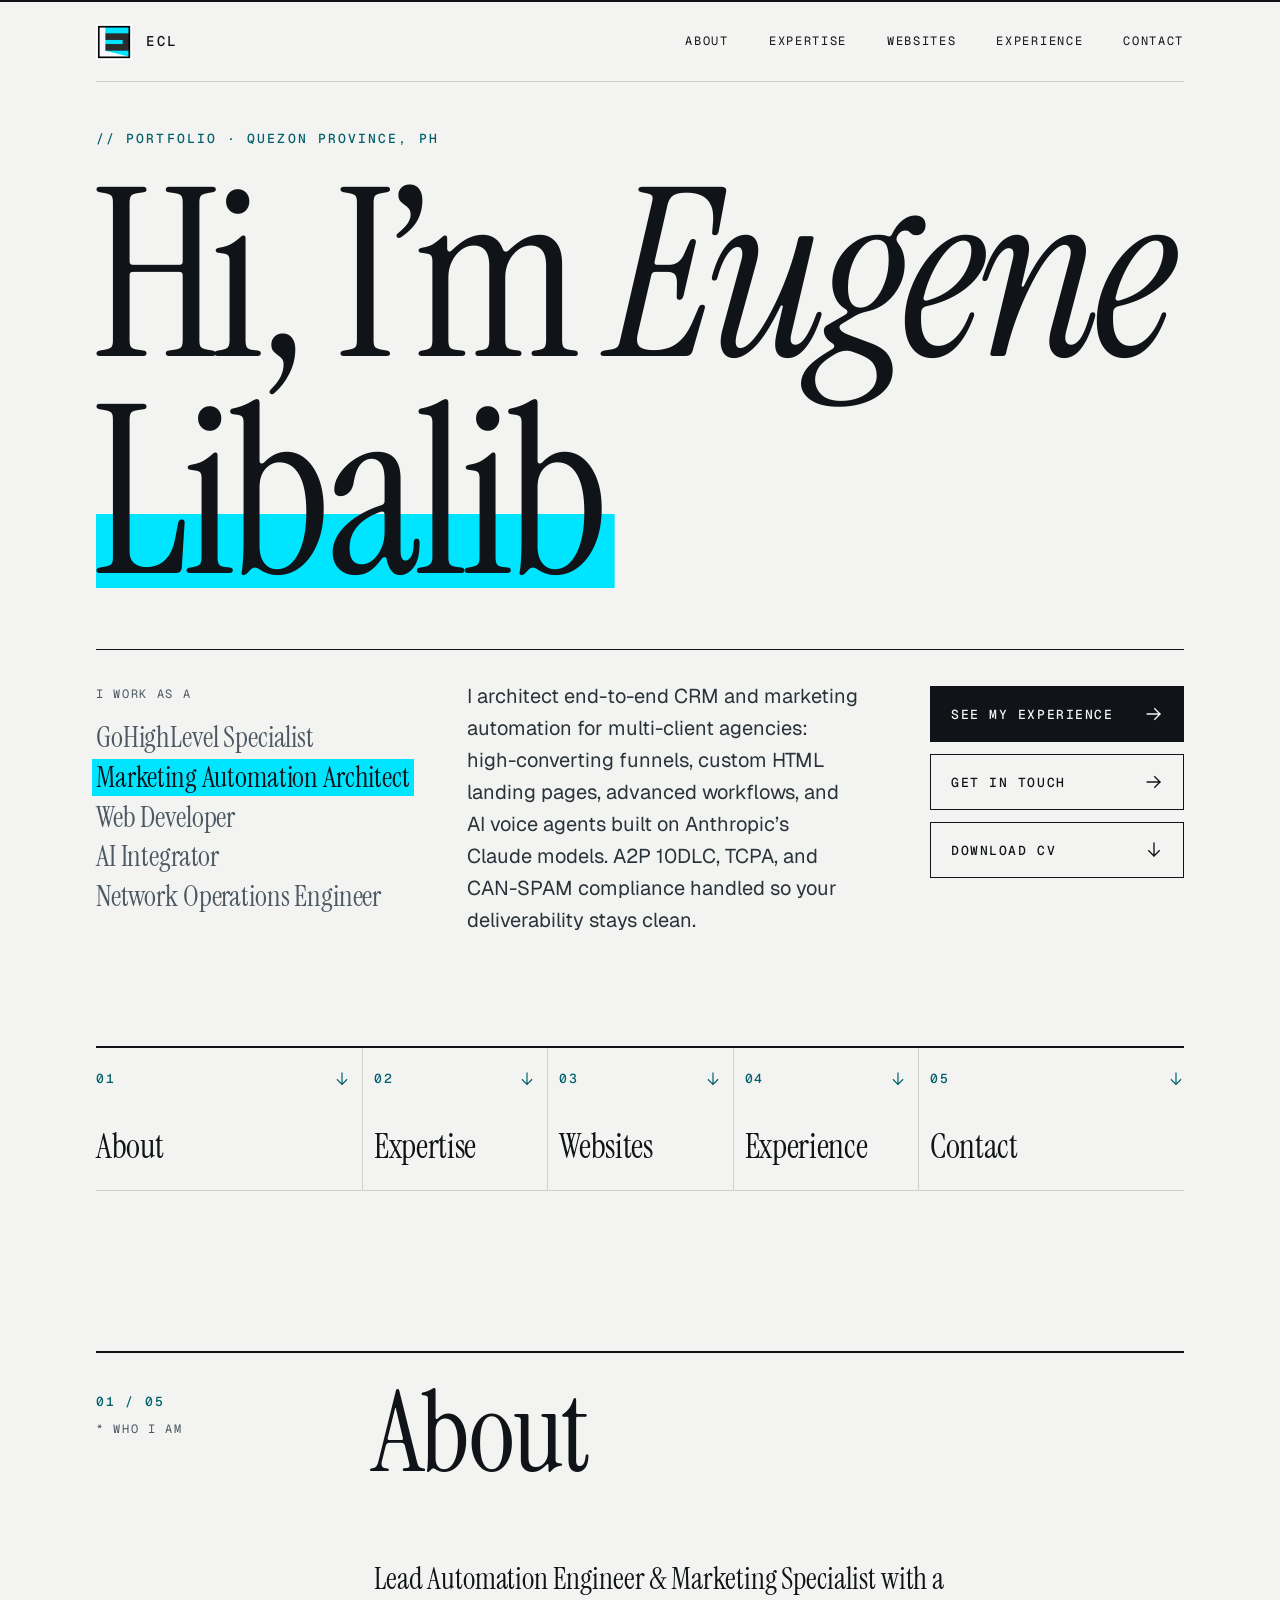
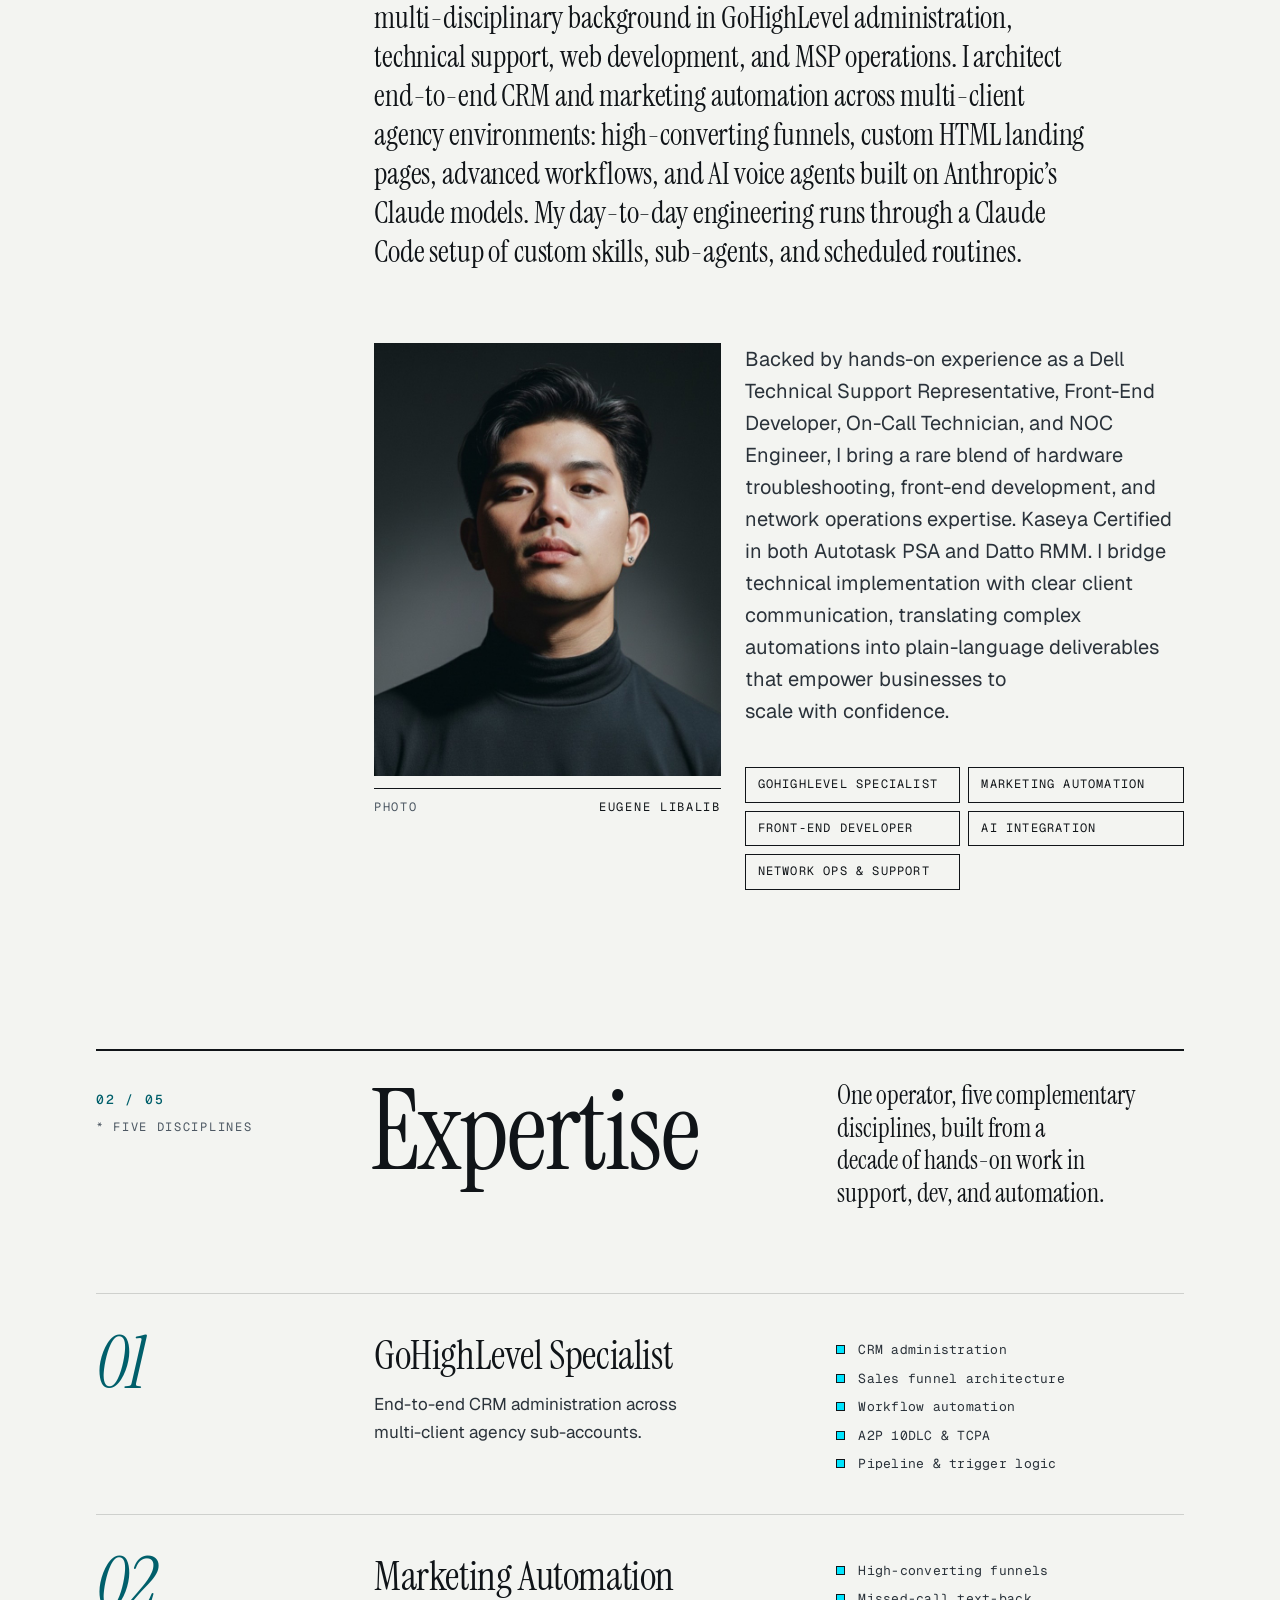
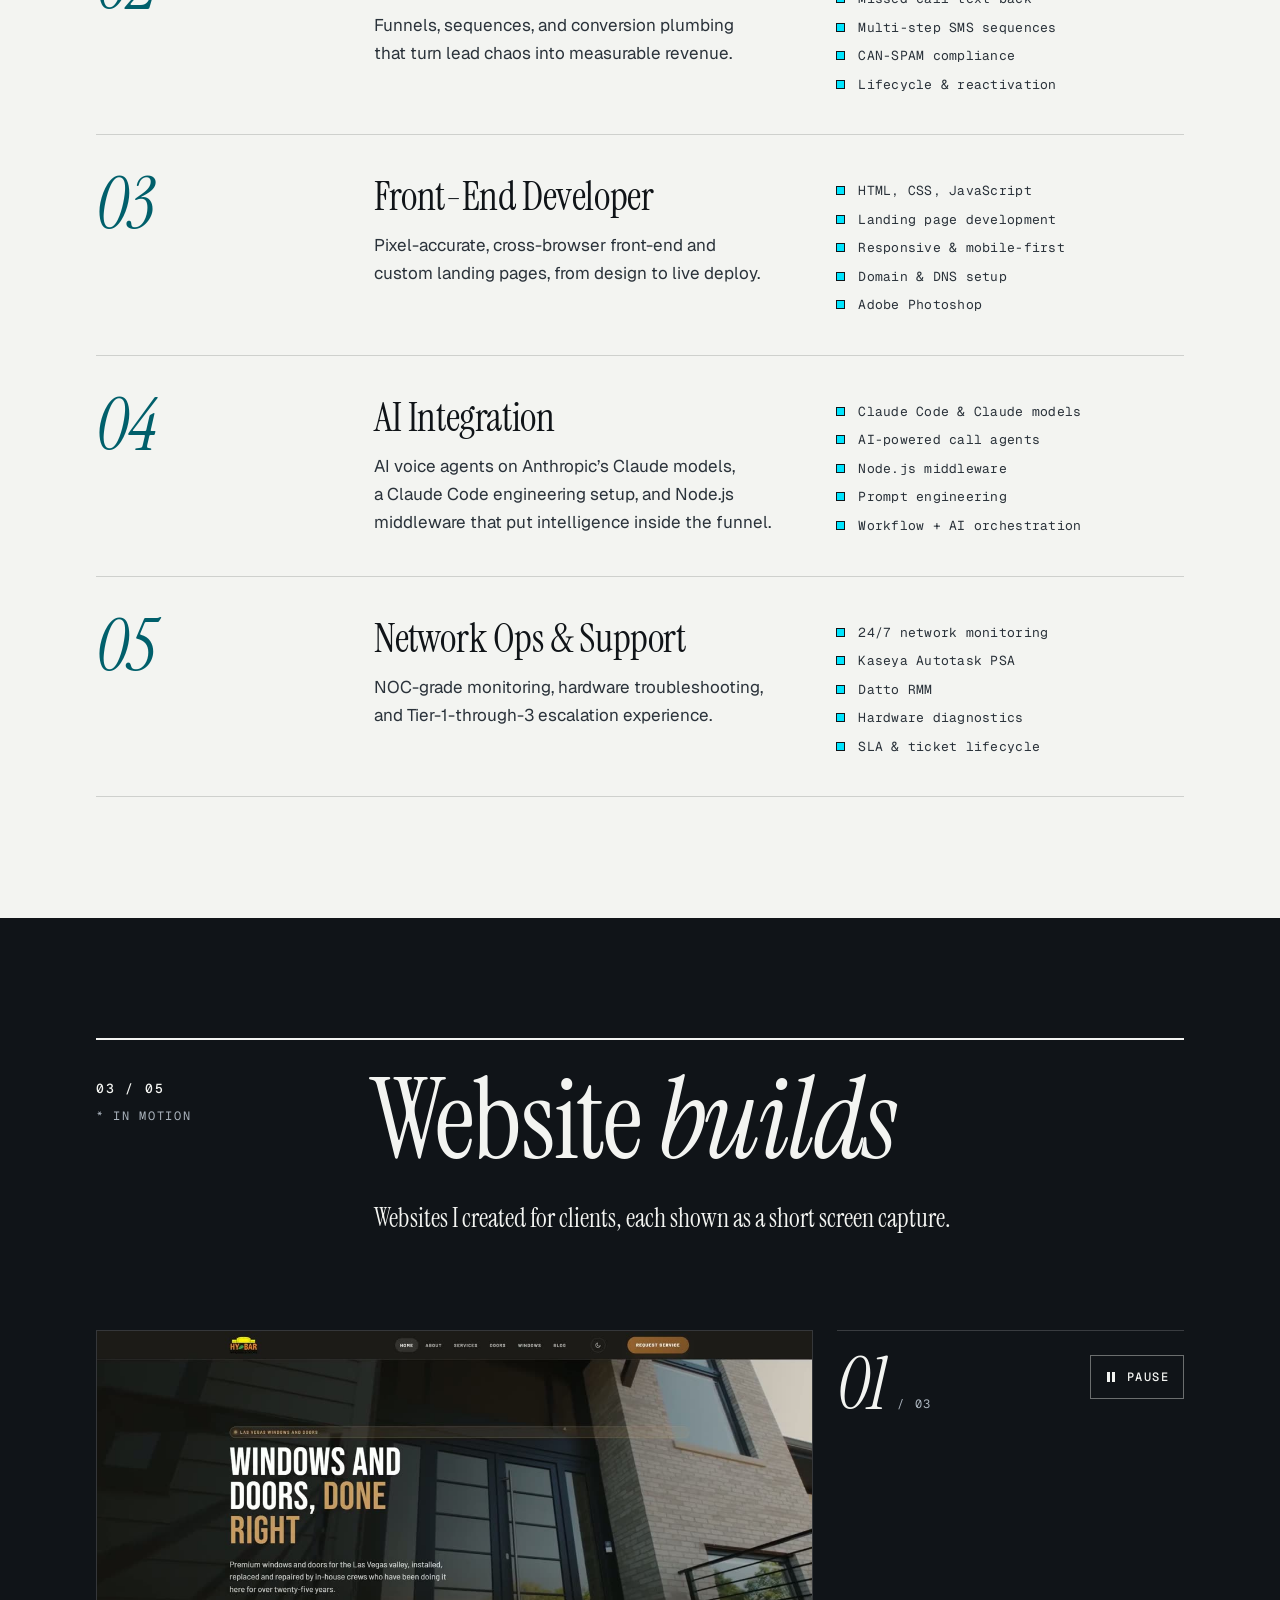
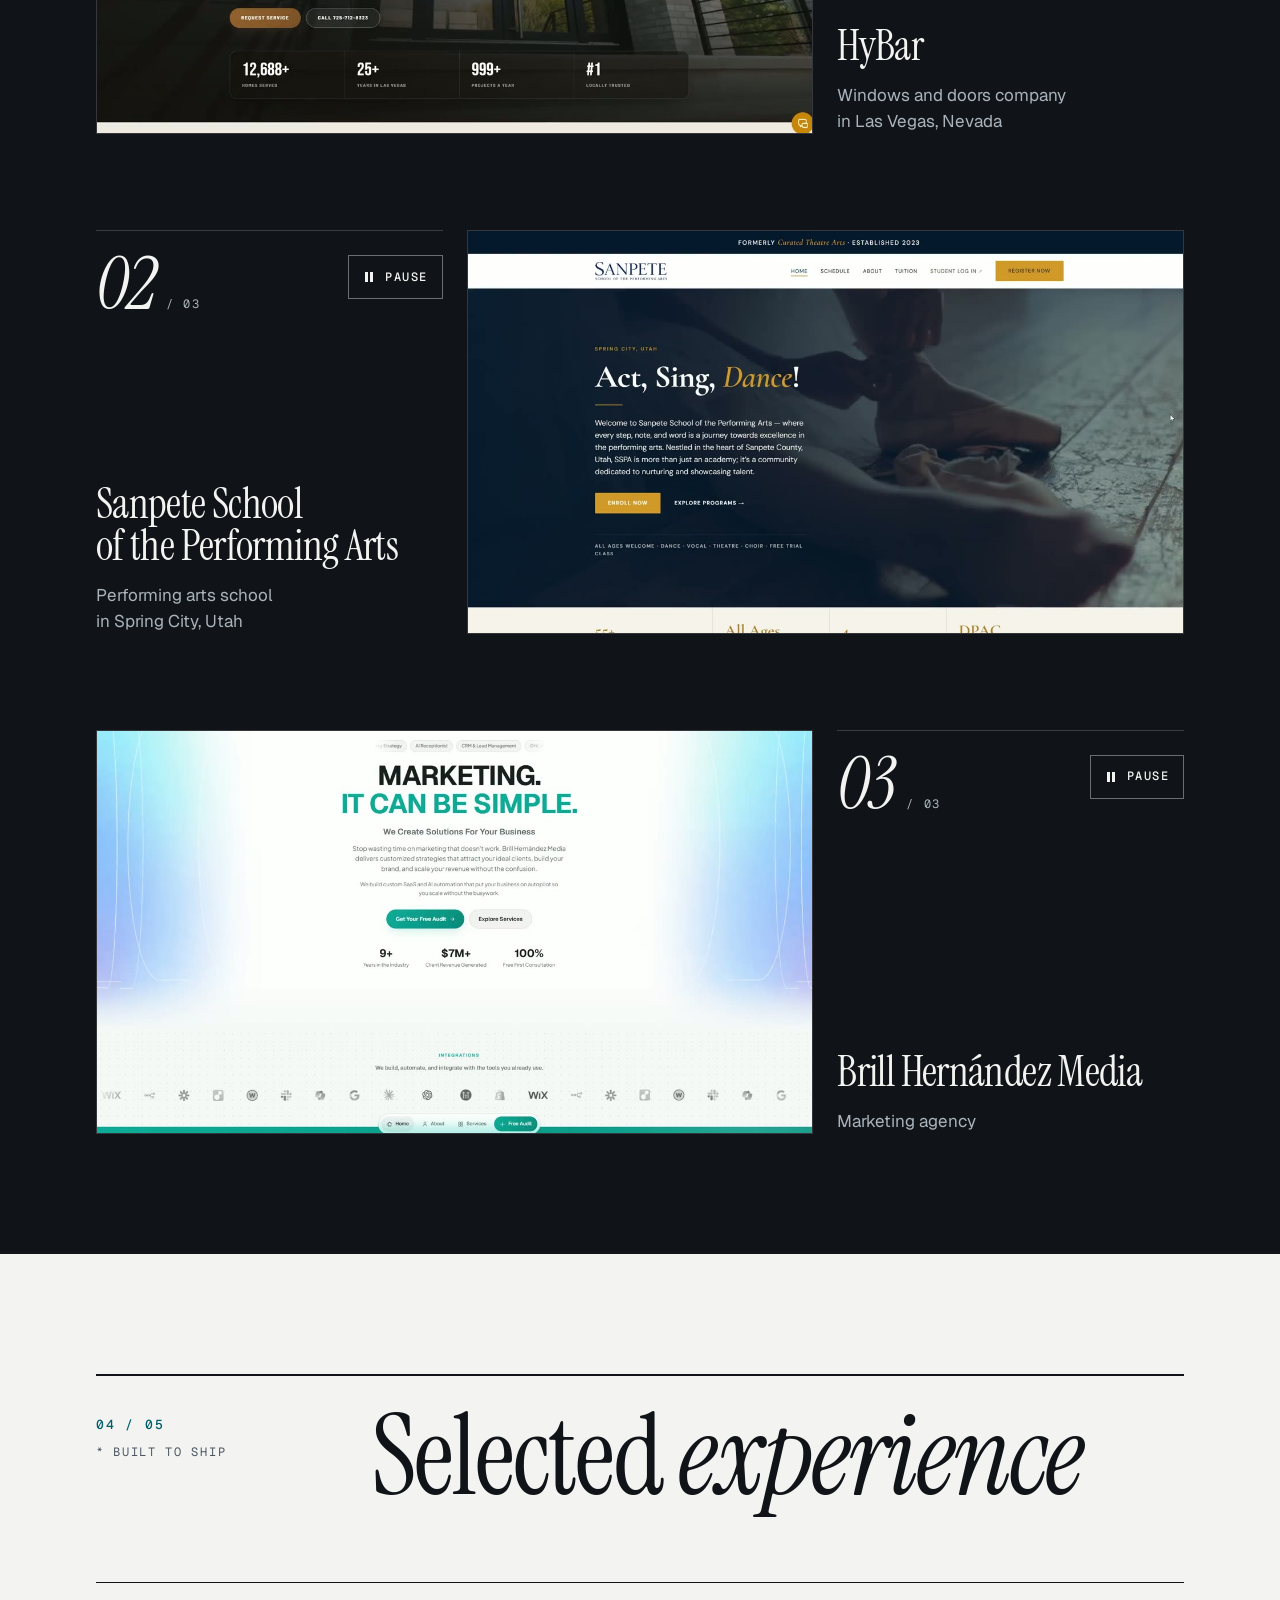
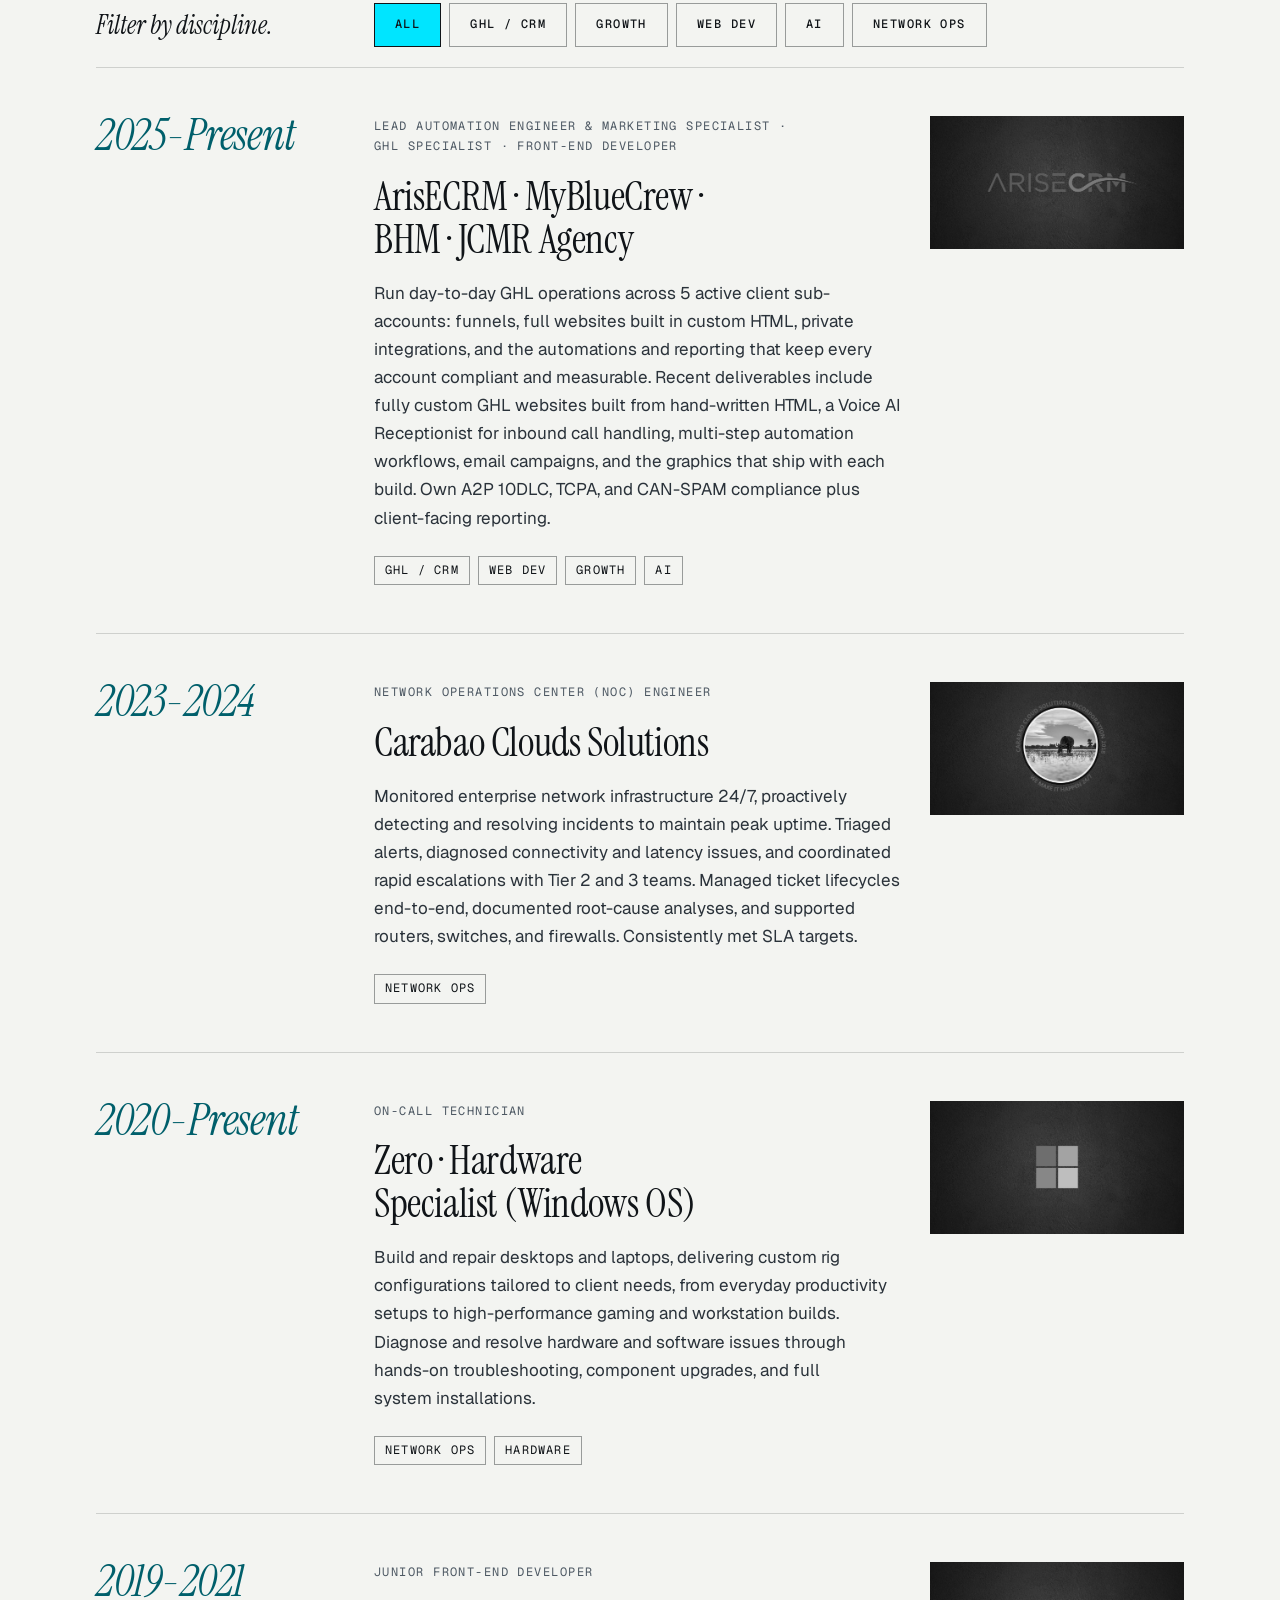
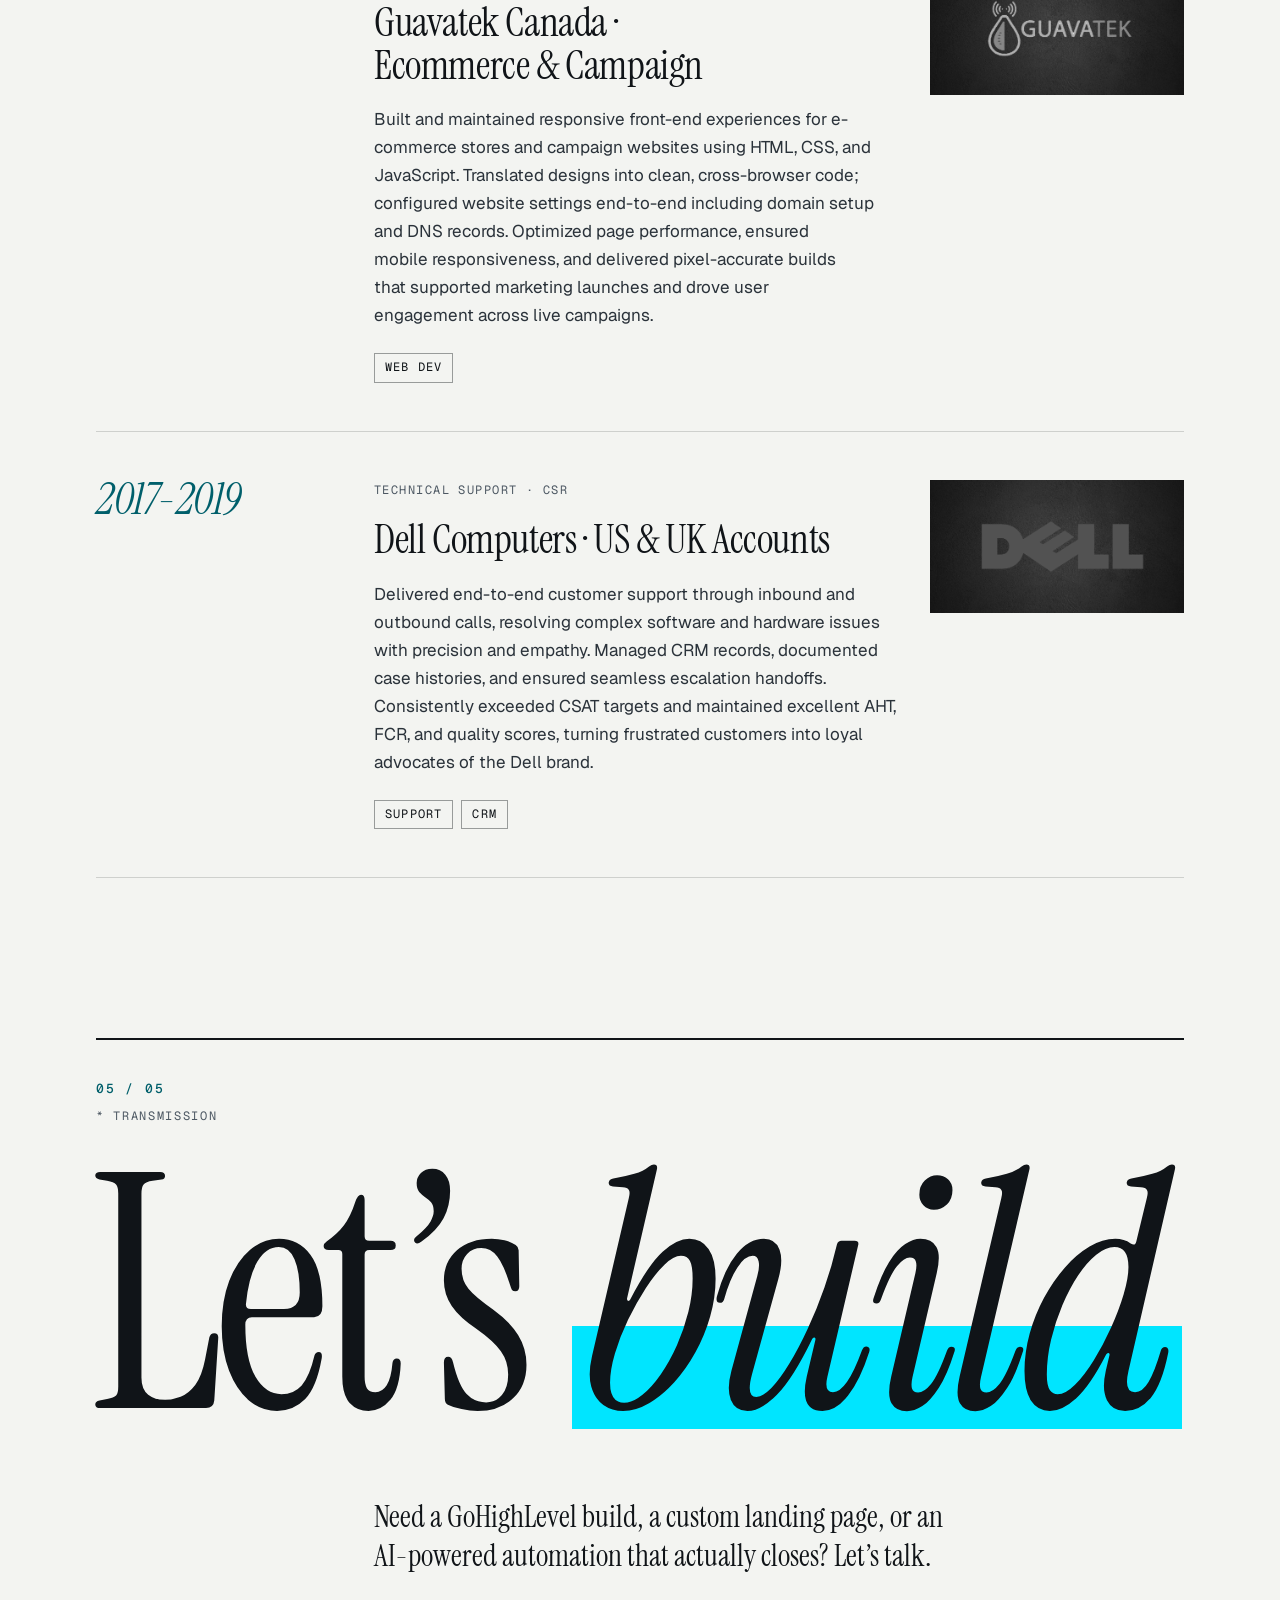
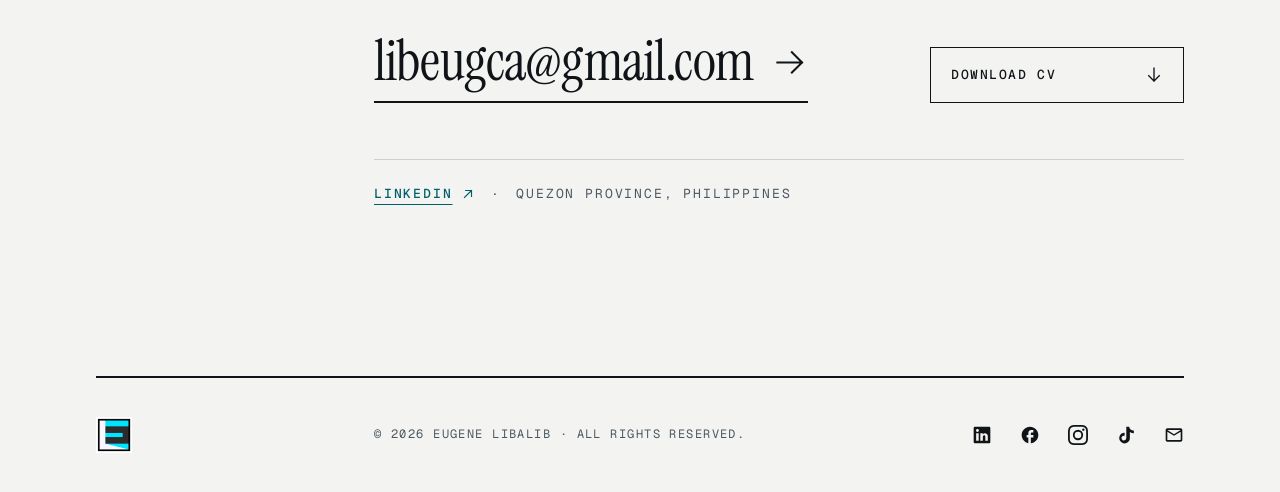
<file: editorial.html>
<!doctype html>
<html lang="en">
<head>
  <meta charset="utf-8" />
  <meta name="viewport" content="width=device-width, initial-scale=1" />
  <title>Eugene Libalib - GoHighLevel Specialist & Marketing Technologist</title>
  <meta name="description" content="Eugene Libalib - CRM &amp; marketing technology specialist. GoHighLevel, marketing automation, web development, Claude AI integration, and network operations." />

  <!-- Alternate "Editorial" version of the home page: keep it out of the index, point at the original -->
  <meta name="robots" content="noindex">
  <link rel="canonical" href="https://governorgene.github.io/eugene-libalib-portfolio/">

  <!-- Open Graph -->
  <meta property="og:type" content="website" />
  <meta property="og:url" content="https://governorgene.github.io/eugene-libalib-portfolio/" />
  <meta property="og:title" content="Eugene Libalib - GoHighLevel Specialist &amp; Marketing Technologist" />
  <meta property="og:description" content="CRM and marketing automation specialist: GoHighLevel builds, AI-powered workflows, custom landing pages, and network operations. Based in Quezon Province, PH." />
  <meta property="og:image" content="https://governorgene.github.io/eugene-libalib-portfolio/assets/graphtag.jpg" />
  <meta property="og:image:width" content="1200" />
  <meta property="og:image:height" content="630" />

  <!-- Twitter Card -->
  <meta name="twitter:card" content="summary_large_image" />
  <meta name="twitter:title" content="Eugene Libalib - GoHighLevel Specialist &amp; Marketing Technologist" />
  <meta name="twitter:description" content="CRM and marketing automation specialist: GoHighLevel builds, AI-powered workflows, custom landing pages, and network operations. Based in Quezon Province, PH." />
  <meta name="twitter:image" content="https://governorgene.github.io/eugene-libalib-portfolio/assets/graphtag.jpg" />

  <link rel="icon" type="image/png" href="assets/ECL Logo.png" />
  <link rel="apple-touch-icon" href="assets/ECL Logo.png" />

  <link rel="preconnect" href="https://fonts.googleapis.com" />
  <link rel="preconnect" href="https://fonts.gstatic.com" crossorigin />
  <link rel="stylesheet" href="https://fonts.googleapis.com/css2?family=Geist:wght@400&amp;family=Geist+Mono:wght@400;500&amp;family=Instrument+Serif:ital@0;1&amp;display=swap" />
  <link rel="stylesheet" href="editorial.css" />
</head>
<body>
  <a class="skip-link" href="#main">Skip to content</a>

  <!-- NAV -->
  <header class="nav" id="nav">
    <div class="nav__inner">
      <a href="#top" class="nav__brand" aria-label="ECL, back to top">
        <img src="assets/ECL Logo.png" alt="" width="36" height="36" class="nav__mark" />
        <span class="nav__brand-text">ECL</span>
      </a>
      <nav class="nav__links" aria-label="Primary">
        <a href="#about" class="nav__link" data-nav="about">About</a>
        <a href="#expertise" class="nav__link" data-nav="expertise">Expertise</a>
        <a href="#websites" class="nav__link" data-nav="websites">Websites</a>
        <a href="#work" class="nav__link" data-nav="work">Experience</a>
        <a href="#contact" class="nav__link" data-nav="contact">Contact</a>
      </nav>
      <button type="button" class="nav__menu" id="menu-toggle" aria-label="Open menu" aria-expanded="false" aria-controls="menu-overlay">
        <span class="nav__menu-text">Menu</span>
        <span class="nav__menu-icon" aria-hidden="true"><span></span><span></span></span>
      </button>
    </div>
  </header>

  <!-- MENU DRAWER (below 900px) -->
  <div class="menu-backdrop" id="menu-backdrop" aria-hidden="true"></div>
  <aside class="menu" id="menu-overlay" aria-hidden="true" role="dialog" aria-modal="true" aria-label="Navigation">
    <div class="menu__header">
      <a href="#top" class="nav__brand" data-menu-link aria-label="ECL, back to top">
        <img src="assets/ECL Logo.png" alt="" width="36" height="36" class="nav__mark" />
        <span class="nav__brand-text">ECL</span>
      </a>
      <button type="button" class="menu__close" id="menu-close" aria-label="Close menu">
        <span class="menu__close-text">Close</span>
        <span class="menu__close-icon" aria-hidden="true"><span></span><span></span></span>
      </button>
    </div>

    <p class="menu__label">NAVIGATE</p>
    <nav class="menu__nav" aria-label="Sections">
      <a href="#about" class="menu__link" data-menu-link data-nav="about">
        <span class="menu__num">01</span>
        <span class="menu__text"><span class="menu__mark">About</span></span>
      </a>
      <a href="#expertise" class="menu__link" data-menu-link data-nav="expertise">
        <span class="menu__num">02</span>
        <span class="menu__text"><span class="menu__mark">Expertise</span></span>
      </a>
      <a href="#websites" class="menu__link" data-menu-link data-nav="websites">
        <span class="menu__num">03</span>
        <span class="menu__text"><span class="menu__mark">Websites</span></span>
      </a>
      <a href="#work" class="menu__link" data-menu-link data-nav="work">
        <span class="menu__num">04</span>
        <span class="menu__text"><span class="menu__mark">Experience</span></span>
      </a>
      <a href="#contact" class="menu__link" data-menu-link data-nav="contact">
        <span class="menu__num">05</span>
        <span class="menu__text"><span class="menu__mark">Contact</span></span>
      </a>
    </nav>

    <div class="menu__connect">
      <p class="menu__label">CONNECT</p>
      <div class="menu__socials">
        <a href="https://www.linkedin.com/in/genelibalib" target="_blank" rel="noopener" class="social" aria-label="LinkedIn">
          <svg width="20" height="20" viewBox="0 0 24 24" aria-hidden="true" focusable="false"><path d="M20.5 2h-17A1.5 1.5 0 0 0 2 3.5v17A1.5 1.5 0 0 0 3.5 22h17a1.5 1.5 0 0 0 1.5-1.5v-17A1.5 1.5 0 0 0 20.5 2zM8 19H5v-9h3v9zM6.5 8.25A1.75 1.75 0 1 1 8.3 6.5a1.78 1.78 0 0 1-1.8 1.75zM19 19h-3v-4.74c0-1.42-.6-1.93-1.38-1.93A1.74 1.74 0 0 0 13 14.19v4.81h-3v-9h2.9v1.3a3.11 3.11 0 0 1 2.7-1.4c1.55 0 3.36.86 3.36 3.66z"/></svg>
        </a>
        <a href="https://www.facebook.com/eugene.libalib/" target="_blank" rel="noopener" class="social" aria-label="Facebook">
          <svg width="20" height="20" viewBox="0 0 24 24" aria-hidden="true" focusable="false"><path d="M22 12c0-5.52-4.48-10-10-10S2 6.48 2 12c0 4.84 3.44 8.87 8 9.8V15H8v-3h2V9.5C10 7.57 11.57 6 13.5 6H16v3h-2c-.55 0-1 .45-1 1v2h3v3h-3v6.95c5.05-.5 9-4.76 9-9.95z"/></svg>
        </a>
        <a href="https://www.instagram.com/gobernador.general/" target="_blank" rel="noopener" class="social" aria-label="Instagram">
          <svg width="20" height="20" viewBox="0 0 24 24" aria-hidden="true" focusable="false"><path d="M12 2.16c3.2 0 3.58.01 4.85.07 1.17.05 1.8.25 2.23.41.56.22.96.48 1.38.9.42.42.68.82.9 1.38.16.42.36 1.06.41 2.23.06 1.27.07 1.65.07 4.85s-.01 3.58-.07 4.85c-.05 1.17-.25 1.8-.41 2.23-.22.56-.48.96-.9 1.38-.42.42-.82.68-1.38.9-.42.16-1.06.36-2.23.41-1.27.06-1.65.07-4.85.07s-3.58-.01-4.85-.07c-1.17-.05-1.8-.25-2.23-.41-.56-.22-.96-.48-1.38-.9-.42-.42-.68-.82-.9-1.38-.16-.42-.36-1.06-.41-2.23-.06-1.27-.07-1.65-.07-4.85s.01-3.58.07-4.85c.05-1.17.25-1.8.41-2.23.22-.56.48-.96.9-1.38.42-.42.82-.68 1.38-.9.42-.16 1.06-.36 2.23-.41 1.27-.06 1.65-.07 4.85-.07M12 0C8.74 0 8.33.01 7.05.07 5.78.13 4.9.33 4.14.63a5.86 5.86 0 0 0-2.13 1.38A5.86 5.86 0 0 0 .63 4.14C.33 4.9.13 5.78.07 7.05.01 8.33 0 8.74 0 12s.01 3.67.07 4.95c.06 1.27.26 2.15.56 2.91.31.79.73 1.46 1.38 2.13a5.86 5.86 0 0 0 2.13 1.38c.76.3 1.64.5 2.91.56C8.33 23.99 8.74 24 12 24s3.67-.01 4.95-.07c1.27-.06 2.15-.26 2.91-.56a5.86 5.86 0 0 0 2.13-1.38 5.86 5.86 0 0 0 1.38-2.13c.3-.76.5-1.64.56-2.91.06-1.28.07-1.69.07-4.95s-.01-3.67-.07-4.95c-.06-1.27-.26-2.15-.56-2.91a5.86 5.86 0 0 0-1.38-2.13A5.86 5.86 0 0 0 19.86.63c-.76-.3-1.64-.5-2.91-.56C15.67.01 15.26 0 12 0zm0 5.84a6.16 6.16 0 1 0 0 12.32 6.16 6.16 0 0 0 0-12.32zM12 16a4 4 0 1 1 0-8 4 4 0 0 1 0 8zm6.41-11.85a1.44 1.44 0 1 0 0 2.88 1.44 1.44 0 0 0 0-2.88z"/></svg>
        </a>
        <a href="https://www.tiktok.com/@itimnatupangnaligaw" target="_blank" rel="noopener" class="social" aria-label="TikTok">
          <svg width="20" height="20" viewBox="0 0 24 24" aria-hidden="true" focusable="false"><path d="M19.59 6.69a4.83 4.83 0 0 1-3.77-4.25V2h-3.45v13.67a2.89 2.89 0 0 1-5.2 1.74 2.89 2.89 0 0 1 2.31-4.64 2.93 2.93 0 0 1 .88.14V9.4a6.84 6.84 0 0 0-1-.06A6.33 6.33 0 0 0 5.8 20.1a6.34 6.34 0 0 0 10.86-4.43V8.43a8.16 8.16 0 0 0 4.77 1.52V6.5a4.85 4.85 0 0 1-1.84-.27z"/></svg>
        </a>
        <a href="mailto:libeugca@gmail.com" class="social" aria-label="Email">
          <svg width="20" height="20" viewBox="0 0 24 24" aria-hidden="true" focusable="false"><path d="M22 6c0-1.1-.9-2-2-2H4c-1.1 0-2 .9-2 2v12c0 1.1.9 2 2 2h16c1.1 0 2-.9 2-2V6zm-2 0-8 5-8-5h16zm0 12H4V8l8 5 8-5v10z"/></svg>
        </a>
      </div>
    </div>
  </aside>

  <main id="main" tabindex="-1">
    <!-- HERO -->
    <section id="top" class="hero" tabindex="-1">
      <div class="shell hero__shell">
        <div class="hero__intro">
          <div class="hero__headline">
            <p class="eyebrow">// PORTFOLIO · QUEZON PROVINCE, PH</p>
            <h1 class="hero__title">
              <span class="hero__line"><span class="hero__word">Hi, I’m</span> <em>Eugene</em></span>
              <span class="hero__line"><span class="hero__mark">Libalib</span></span>
            </h1>
          </div>

          <div class="hero__info">
            <div class="hero__roles">
              <p class="label">I work as a</p>
              <ul class="roles" data-rotator>
                <li class="roles__item is-current"><span class="roles__text">GoHighLevel Specialist</span></li>
                <li class="roles__item"><span class="roles__text">Marketing Automation Architect</span></li>
                <li class="roles__item"><span class="roles__text">Web Developer</span></li>
                <li class="roles__item"><span class="roles__text">AI Integrator</span></li>
                <li class="roles__item"><span class="roles__text">Network Operations Engineer</span></li>
              </ul>
            </div>
            <p class="hero__pitch">I architect <span class="nowrap">end-to-end</span> CRM and marketing automation for <span class="nowrap">multi-client</span> agencies: <span class="nowrap">high-converting</span> funnels, custom HTML landing pages, advanced workflows, and AI voice agents built on Anthropic’s Claude models. A2P 10DLC, TCPA, and CAN-SPAM compliance handled so your deliverability stays clean.</p>
            <div class="hero__cta">
              <a href="#work" class="btn btn--primary">
                <span class="btn__label">SEE MY EXPERIENCE</span>
                <svg class="icon" width="18" height="18" viewBox="0 0 24 24" aria-hidden="true" focusable="false"><path d="M3 12h17M13 5l7 7-7 7"/></svg>
              </a>
              <a href="#contact" class="btn btn--outline">
                <span class="btn__label">GET IN TOUCH</span>
                <svg class="icon" width="18" height="18" viewBox="0 0 24 24" aria-hidden="true" focusable="false"><path d="M3 12h17M13 5l7 7-7 7"/></svg>
              </a>
              <a href="assets/Eugene_Libalib_CV.pdf" download class="btn btn--outline">
                <span class="btn__label">DOWNLOAD CV</span>
                <svg class="icon" width="18" height="18" viewBox="0 0 24 24" aria-hidden="true" focusable="false"><path d="M12 3v17M5 13l7 7 7-7"/></svg>
              </a>
            </div>
          </div>
        </div>

        <!-- Section index -->
        <div class="index">
          <a href="#about" class="index__item">
            <span class="index__meta">
              <span class="index__num">01</span>
              <svg class="icon index__arrow" width="16" height="16" viewBox="0 0 24 24" aria-hidden="true" focusable="false"><path d="M12 3v17M5 13l7 7 7-7"/></svg>
            </span>
            <span class="index__label"><span class="mark">About</span></span>
          </a>
          <a href="#expertise" class="index__item">
            <span class="index__meta">
              <span class="index__num">02</span>
              <svg class="icon index__arrow" width="16" height="16" viewBox="0 0 24 24" aria-hidden="true" focusable="false"><path d="M12 3v17M5 13l7 7 7-7"/></svg>
            </span>
            <span class="index__label"><span class="mark">Expertise</span></span>
          </a>
          <a href="#websites" class="index__item">
            <span class="index__meta">
              <span class="index__num">03</span>
              <svg class="icon index__arrow" width="16" height="16" viewBox="0 0 24 24" aria-hidden="true" focusable="false"><path d="M12 3v17M5 13l7 7 7-7"/></svg>
            </span>
            <span class="index__label"><span class="mark">Websites</span></span>
          </a>
          <a href="#work" class="index__item">
            <span class="index__meta">
              <span class="index__num">04</span>
              <svg class="icon index__arrow" width="16" height="16" viewBox="0 0 24 24" aria-hidden="true" focusable="false"><path d="M12 3v17M5 13l7 7 7-7"/></svg>
            </span>
            <span class="index__label"><span class="mark">Experience</span></span>
          </a>
          <a href="#contact" class="index__item">
            <span class="index__meta">
              <span class="index__num">05</span>
              <svg class="icon index__arrow" width="16" height="16" viewBox="0 0 24 24" aria-hidden="true" focusable="false"><path d="M12 3v17M5 13l7 7 7-7"/></svg>
            </span>
            <span class="index__label"><span class="mark">Contact</span></span>
          </a>
        </div>
      </div>
    </section>

    <!-- 01 / ABOUT -->
    <section id="about" class="section section--about" tabindex="-1">
      <div class="shell section__shell">
        <header class="section-head">
          <div class="section-head__label">
            <p class="counter">01 / 05</p>
            <p class="kicker">* WHO I AM</p>
          </div>
          <h2 class="section-head__title">About</h2>
        </header>

        <div class="about">
          <p class="about__lede">Lead Automation Engineer &amp; Marketing Specialist with a <span class="nowrap">multi-disciplinary</span> background in GoHighLevel administration, technical support, web development, and MSP operations. I architect <span class="nowrap">end-to-end</span> CRM and marketing automation across <span class="nowrap">multi-client</span> agency environments: <span class="nowrap">high-converting</span> funnels, custom HTML landing pages, advanced workflows, and AI voice agents built on Anthropic’s Claude models. <span class="nowrap">My day-to-day</span> engineering runs through a Claude Code setup of custom skills, <span class="nowrap">sub-agents,</span> and scheduled routines.</p>
          <figure class="about__figure">
            <img src="assets/portrait.jpg" alt="Portrait of Eugene Libalib" width="768" height="960" loading="lazy" decoding="async" class="about__photo" />
            <figcaption class="about__caption">
              <span>PHOTO</span>
              <span class="about__caption-name">EUGENE LIBALIB</span>
            </figcaption>
          </figure>
          <div class="about__body">
            <p class="about__bio">Backed by hands-on experience as a Dell Technical Support Representative, Front-End Developer, On-Call Technician, and NOC Engineer, I bring a rare blend of hardware troubleshooting, front-end development, and network operations expertise. Kaseya Certified in both Autotask PSA and Datto RMM. I bridge technical implementation with clear client communication, translating complex automations into plain-language deliverables that empower businesses to <span class="nowrap">scale with confidence.</span></p>
            <div class="badges">
              <span class="badge">GOHIGHLEVEL SPECIALIST</span>
              <span class="badge">MARKETING AUTOMATION</span>
              <span class="badge">FRONT-END DEVELOPER</span>
              <span class="badge">AI INTEGRATION</span>
              <span class="badge">NETWORK OPS &amp; SUPPORT</span>
            </div>
          </div>
        </div>
      </div>
    </section>

    <!-- 02 / EXPERTISE -->
    <section id="expertise" class="section section--expertise" tabindex="-1">
      <div class="shell section__shell">
        <header class="section-head section-head--split">
          <div class="section-head__label">
            <p class="counter">02 / 05</p>
            <p class="kicker">* FIVE DISCIPLINES</p>
          </div>
          <h2 class="section-head__title">Expertise</h2>
          <p class="section-head__lede">One operator, five complementary disciplines, built from a decade of <span class="nowrap">hands-on</span> work in support, dev, and automation.</p>
        </header>

        <div class="ledger">
          <article class="discipline" data-role="ghl">
            <span class="discipline__num" aria-hidden="true">01</span>
            <div class="discipline__main">
              <h3 class="discipline__title"><a href="#work" class="discipline__link" aria-label="GoHighLevel Specialist, show related experience"><span class="mark">GoHighLevel Specialist</span></a></h3>
              <p class="discipline__body">End-to-end CRM administration across multi-client agency sub-accounts.</p>
            </div>
            <ul class="discipline__skills">
              <li><span class="discipline__tick" aria-hidden="true"></span><span>CRM administration</span></li>
              <li><span class="discipline__tick" aria-hidden="true"></span><span>Sales funnel architecture</span></li>
              <li><span class="discipline__tick" aria-hidden="true"></span><span>Workflow automation</span></li>
              <li><span class="discipline__tick" aria-hidden="true"></span><span>A2P 10DLC &amp; TCPA</span></li>
              <li><span class="discipline__tick" aria-hidden="true"></span><span>Pipeline &amp; trigger logic</span></li>
            </ul>
          </article>

          <article class="discipline" data-role="growth">
            <span class="discipline__num" aria-hidden="true">02</span>
            <div class="discipline__main">
              <h3 class="discipline__title"><a href="#work" class="discipline__link" aria-label="Marketing Automation, show related experience"><span class="mark">Marketing Automation</span></a></h3>
              <p class="discipline__body">Funnels, sequences, and conversion plumbing that turn lead chaos into measurable revenue.</p>
            </div>
            <ul class="discipline__skills">
              <li><span class="discipline__tick" aria-hidden="true"></span><span>High-converting funnels</span></li>
              <li><span class="discipline__tick" aria-hidden="true"></span><span>Missed-call text-back</span></li>
              <li><span class="discipline__tick" aria-hidden="true"></span><span>Multi-step SMS sequences</span></li>
              <li><span class="discipline__tick" aria-hidden="true"></span><span>CAN-SPAM compliance</span></li>
              <li><span class="discipline__tick" aria-hidden="true"></span><span>Lifecycle &amp; reactivation</span></li>
            </ul>
          </article>

          <article class="discipline" data-role="web">
            <span class="discipline__num" aria-hidden="true">03</span>
            <div class="discipline__main">
              <h3 class="discipline__title"><a href="#work" class="discipline__link" aria-label="Front-End Developer, show related experience"><span class="mark">Front-End Developer</span></a></h3>
              <p class="discipline__body">Pixel-accurate, cross-browser front-end and custom landing pages, from design to live deploy.</p>
            </div>
            <ul class="discipline__skills">
              <li><span class="discipline__tick" aria-hidden="true"></span><span>HTML, CSS, JavaScript</span></li>
              <li><span class="discipline__tick" aria-hidden="true"></span><span>Landing page development</span></li>
              <li><span class="discipline__tick" aria-hidden="true"></span><span>Responsive &amp; mobile-first</span></li>
              <li><span class="discipline__tick" aria-hidden="true"></span><span>Domain &amp; DNS setup</span></li>
              <li><span class="discipline__tick" aria-hidden="true"></span><span>Adobe Photoshop</span></li>
            </ul>
          </article>

          <article class="discipline" data-role="ai">
            <span class="discipline__num" aria-hidden="true">04</span>
            <div class="discipline__main">
              <h3 class="discipline__title"><a href="#work" class="discipline__link" aria-label="AI Integration, show related experience"><span class="mark">AI Integration</span></a></h3>
              <p class="discipline__body">AI voice agents on Anthropic’s Claude models, a Claude Code engineering setup, and Node.js middleware that put intelligence inside the funnel.</p>
            </div>
            <ul class="discipline__skills">
              <li><span class="discipline__tick" aria-hidden="true"></span><span>Claude Code &amp; Claude models</span></li>
              <li><span class="discipline__tick" aria-hidden="true"></span><span>AI-powered call agents</span></li>
              <li><span class="discipline__tick" aria-hidden="true"></span><span>Node.js middleware</span></li>
              <li><span class="discipline__tick" aria-hidden="true"></span><span>Prompt engineering</span></li>
              <li><span class="discipline__tick" aria-hidden="true"></span><span>Workflow + AI orchestration</span></li>
            </ul>
          </article>

          <article class="discipline" data-role="support">
            <span class="discipline__num" aria-hidden="true">05</span>
            <div class="discipline__main">
              <h3 class="discipline__title"><a href="#work" class="discipline__link" aria-label="Network Ops &amp; Support, show related experience"><span class="mark">Network Ops &amp; Support</span></a></h3>
              <p class="discipline__body">NOC-grade monitoring, hardware troubleshooting, and Tier-1-through-3 escalation experience.</p>
            </div>
            <ul class="discipline__skills">
              <li><span class="discipline__tick" aria-hidden="true"></span><span>24/7 network monitoring</span></li>
              <li><span class="discipline__tick" aria-hidden="true"></span><span>Kaseya Autotask PSA</span></li>
              <li><span class="discipline__tick" aria-hidden="true"></span><span>Datto RMM</span></li>
              <li><span class="discipline__tick" aria-hidden="true"></span><span>Hardware diagnostics</span></li>
              <li><span class="discipline__tick" aria-hidden="true"></span><span>SLA &amp; ticket lifecycle</span></li>
            </ul>
          </article>
        </div>
      </div>
    </section>

    <!-- 03 / WEBSITES -->
    <section id="websites" class="band" tabindex="-1">
      <div class="shell band__shell">
        <header class="section-head section-head--band">
          <div class="section-head__label">
            <p class="counter">03 / 05</p>
            <p class="kicker">* IN MOTION</p>
          </div>
          <h2 class="section-head__title section-head__title--nowrap">Website <em>builds</em></h2>
          <p class="section-head__lede">Websites I created for clients, each shown as a short screen capture.</p>
        </header>

        <figure class="site" data-site="HyBar">
          <div class="site__window">
            <video class="site__video" src="assets/arisecrm-video-hybar-hd.mp4" poster="assets/poster-hybar.jpg" width="1920" height="1080" muted loop playsinline preload="metadata" aria-label="Screen capture of the HyBar website"></video>
          </div>
          <figcaption class="site__text">
            <div class="site__top">
              <p class="site__count"><span class="site__num">01</span> <span class="site__of">/ 03</span></p>
              <button type="button" class="site__toggle" data-video-toggle aria-pressed="false" aria-label="Pause the HyBar screen capture" hidden>
                <svg class="site__toggle-icon site__toggle-icon--pause" width="12" height="12" viewBox="0 0 12 12" aria-hidden="true" focusable="false"><path d="M2 1h3v10H2zM7 1h3v10H7z"/></svg>
                <svg class="site__toggle-icon site__toggle-icon--play" width="12" height="12" viewBox="0 0 12 12" aria-hidden="true" focusable="false"><path d="M2 1l9 5-9 5z"/></svg>
                <span class="site__toggle-text" data-video-toggle-text>Pause</span>
              </button>
            </div>
            <div class="site__meta">
              <h3 class="site__name">HyBar</h3>
              <p class="site__desc">Windows and doors company in Las Vegas, Nevada</p>
            </div>
          </figcaption>
        </figure>

        <figure class="site site--flip" data-site="Sanpete School of the Performing Arts">
          <div class="site__window">
            <video class="site__video" src="assets/arisecrm-video-sanpete-hd.mp4" poster="assets/poster-sanpete.jpg" width="1920" height="1080" muted loop playsinline preload="metadata" aria-label="Screen capture of the Sanpete School of the Performing Arts website"></video>
          </div>
          <figcaption class="site__text">
            <div class="site__top">
              <p class="site__count"><span class="site__num">02</span> <span class="site__of">/ 03</span></p>
              <button type="button" class="site__toggle" data-video-toggle aria-pressed="false" aria-label="Pause the Sanpete School of the Performing Arts screen capture" hidden>
                <svg class="site__toggle-icon site__toggle-icon--pause" width="12" height="12" viewBox="0 0 12 12" aria-hidden="true" focusable="false"><path d="M2 1h3v10H2zM7 1h3v10H7z"/></svg>
                <svg class="site__toggle-icon site__toggle-icon--play" width="12" height="12" viewBox="0 0 12 12" aria-hidden="true" focusable="false"><path d="M2 1l9 5-9 5z"/></svg>
                <span class="site__toggle-text" data-video-toggle-text>Pause</span>
              </button>
            </div>
            <div class="site__meta">
              <h3 class="site__name">Sanpete School <span class="nowrap">of the Performing Arts</span></h3>
              <p class="site__desc">Performing arts school in Spring City, Utah</p>
            </div>
          </figcaption>
        </figure>

        <figure class="site" data-site="Brill Hernández Media">
          <div class="site__window">
            <video class="site__video" src="assets/arisecrm-video-bhm-hd.mp4" poster="assets/poster-bhm.jpg" width="1920" height="1080" muted loop playsinline preload="metadata" aria-label="Screen capture of the Brill Hernández Media website"></video>
          </div>
          <figcaption class="site__text">
            <div class="site__top">
              <p class="site__count"><span class="site__num">03</span> <span class="site__of">/ 03</span></p>
              <button type="button" class="site__toggle" data-video-toggle aria-pressed="false" aria-label="Pause the Brill Hernández Media screen capture" hidden>
                <svg class="site__toggle-icon site__toggle-icon--pause" width="12" height="12" viewBox="0 0 12 12" aria-hidden="true" focusable="false"><path d="M2 1h3v10H2zM7 1h3v10H7z"/></svg>
                <svg class="site__toggle-icon site__toggle-icon--play" width="12" height="12" viewBox="0 0 12 12" aria-hidden="true" focusable="false"><path d="M2 1l9 5-9 5z"/></svg>
                <span class="site__toggle-text" data-video-toggle-text>Pause</span>
              </button>
            </div>
            <div class="site__meta">
              <h3 class="site__name">Brill Hernández Media</h3>
              <p class="site__desc">Marketing agency</p>
            </div>
          </figcaption>
        </figure>
      </div>
    </section>

    <!-- 04 / EXPERIENCE -->
    <section id="work" class="section section--work" tabindex="-1">
      <div class="shell section__shell">
        <header class="section-head">
          <div class="section-head__label">
            <p class="counter">04 / 05</p>
            <p class="kicker">* BUILT TO SHIP</p>
          </div>
          <h2 class="section-head__title section-head__title--nowrap">Selected <em>experience</em></h2>
        </header>

        <div class="ledger">
          <div class="filters">
            <p class="filters__label" id="filters-label">Filter by discipline.</p>
            <div class="filters__chips" role="group" aria-labelledby="filters-label">
              <button type="button" class="chip" data-filter="all" aria-pressed="true">All</button>
              <button type="button" class="chip" data-filter="ghl" aria-pressed="false">GHL / CRM</button>
              <button type="button" class="chip" data-filter="growth" aria-pressed="false">Growth</button>
              <button type="button" class="chip" data-filter="web" aria-pressed="false">Web Dev</button>
              <button type="button" class="chip" data-filter="ai" aria-pressed="false">AI</button>
              <button type="button" class="chip" data-filter="support" aria-pressed="false">Network Ops</button>
            </div>
            <p class="sr-only" id="filter-status" aria-live="polite"></p>
          </div>

          <article class="entry" data-roles="ghl web growth ai">
            <p class="entry__years">2025-Present</p>
            <div class="entry__main">
              <p class="entry__meta"><span>Lead Automation Engineer &amp; Marketing Specialist&nbsp;·</span> <span>GHL Specialist&nbsp;· Front-End Developer</span></p>
              <h3 class="entry__title"><span class="mark">ArisECRM&nbsp;· MyBlueCrew&nbsp;· BHM&nbsp;· JCMR Agency</span></h3>
              <p class="entry__desc">Run day-to-day GHL operations across 5 active client sub-accounts: funnels, full websites built in custom HTML, private integrations, and the automations and reporting that keep every account compliant and measurable. Recent deliverables include fully custom GHL websites built from hand-written HTML, a Voice AI Receptionist for inbound call handling, multi-step automation workflows, email campaigns, and the graphics that ship with each build. Own A2P 10DLC, TCPA, and CAN-SPAM compliance plus client-facing reporting.</p>
              <ul class="entry__tags">
                <li class="tag">GHL / CRM</li>
                <li class="tag">Web Dev</li>
                <li class="tag">Growth</li>
                <li class="tag">AI</li>
              </ul>
            </div>
            <img src="assets/arisecrm.jpg" alt="ArisECRM" width="1200" height="630" loading="lazy" decoding="async" class="entry__thumb" />
          </article>

          <article class="entry" data-roles="support">
            <p class="entry__years">2023-2024</p>
            <div class="entry__main">
              <p class="entry__meta">Network Operations Center (NOC) Engineer</p>
              <h3 class="entry__title"><span class="mark">Carabao Clouds Solutions</span></h3>
              <p class="entry__desc">Monitored enterprise network infrastructure 24/7, proactively detecting and resolving incidents to maintain peak uptime. Triaged alerts, diagnosed connectivity and latency issues, and coordinated rapid escalations with Tier 2 and 3 teams. Managed ticket lifecycles end-to-end, documented root-cause analyses, and supported routers, switches, and firewalls. Consistently <span class="nowrap">met SLA targets.</span></p>
              <ul class="entry__tags">
                <li class="tag">Network Ops</li>
              </ul>
            </div>
            <img src="assets/carabao cloud solution.jpg" alt="Carabao Clouds Solutions" width="1200" height="630" loading="lazy" decoding="async" class="entry__thumb" />
          </article>

          <article class="entry" data-roles="support">
            <p class="entry__years">2020-Present</p>
            <div class="entry__main">
              <p class="entry__meta">On-Call Technician</p>
              <h3 class="entry__title"><span class="mark">Zero&nbsp;· Hardware Specialist (Windows OS)</span></h3>
              <p class="entry__desc">Build and repair desktops and laptops, delivering custom rig configurations tailored to client needs, from everyday productivity setups to <span class="nowrap">high-performance</span> gaming and workstation builds. Diagnose and resolve hardware and software issues through hands-on troubleshooting, component upgrades, and full system installations.</p>
              <ul class="entry__tags">
                <li class="tag">Network Ops</li>
                <li class="tag">Hardware</li>
              </ul>
            </div>
            <img src="assets/zero harware specialist.jpg" alt="Zero Hardware Specialist" width="1200" height="630" loading="lazy" decoding="async" class="entry__thumb" />
          </article>

          <article class="entry" data-roles="web">
            <p class="entry__years">2019-2021</p>
            <div class="entry__main">
              <p class="entry__meta">Junior FRONT-END DEVELOPER</p>
              <h3 class="entry__title"><span class="mark">Guavatek Canada&nbsp;· Ecommerce &amp; Campaign</span></h3>
              <p class="entry__desc">Built and maintained responsive front-end experiences for e-commerce stores and campaign websites using HTML, CSS, and JavaScript. Translated designs into clean, cross-browser code; configured website settings end-to-end including domain setup and DNS records. Optimized page performance, ensured mobile responsiveness, and delivered <span class="nowrap">pixel-accurate</span> builds that supported marketing launches and drove user engagement <span class="nowrap">across live campaigns.</span></p>
              <ul class="entry__tags">
                <li class="tag">Web Dev</li>
              </ul>
            </div>
            <img src="assets/guavatek.jpg" alt="Guavatek Canada" width="1200" height="630" loading="lazy" decoding="async" class="entry__thumb" />
          </article>

          <article class="entry" data-roles="support">
            <p class="entry__years">2017-2019</p>
            <div class="entry__main">
              <p class="entry__meta">Technical Support&nbsp;· CSR</p>
              <h3 class="entry__title"><span class="mark">Dell Computers&nbsp;· US &amp; UK Accounts</span></h3>
              <p class="entry__desc">Delivered end-to-end customer support through inbound and outbound calls, resolving complex software and hardware issues with precision and empathy. Managed CRM records, documented case histories, and ensured seamless escalation handoffs. Consistently exceeded CSAT targets and maintained excellent AHT, FCR, and quality scores, turning frustrated customers into loyal advocates of the Dell brand.</p>
              <ul class="entry__tags">
                <li class="tag">Support</li>
                <li class="tag">CRM</li>
              </ul>
            </div>
            <img src="assets/dell computers.jpg" alt="Dell Computers" width="1200" height="630" loading="lazy" decoding="async" class="entry__thumb" />
          </article>
        </div>
      </div>
    </section>

    <!-- 05 / CONTACT -->
    <section id="contact" class="section section--contact" tabindex="-1">
      <div class="shell section__shell">
        <div class="contact__head">
          <div class="section-head__label">
            <p class="counter">05 / 05</p>
            <p class="kicker">* TRANSMISSION</p>
          </div>
          <h2 class="contact__title"><span class="contact__word">Let’s</span> <em>build</em></h2>
        </div>

        <div class="contact__grid">
          <p class="contact__lede">Need a GoHighLevel build, a custom landing page, or an AI-powered automation that actually closes? Let’s talk.</p>
          <div class="contact__mail-wrap">
            <a href="mailto:libeugca@gmail.com" class="contact__mail">
              <span class="mark">libeugca@gmail.com</span>
              <svg class="icon contact__arrow" width="40" height="40" viewBox="0 0 24 24" aria-hidden="true" focusable="false"><path d="M3 12h17M13 5l7 7-7 7"/></svg>
            </a>
          </div>
          <a href="assets/Eugene_Libalib_CV.pdf" download class="btn btn--outline contact__cv">
            <span class="btn__label">DOWNLOAD CV</span>
            <svg class="icon" width="18" height="18" viewBox="0 0 24 24" aria-hidden="true" focusable="false"><path d="M12 3v17M5 13l7 7 7-7"/></svg>
          </a>
          <div class="contact__meta">
            <a href="https://www.linkedin.com/in/genelibalib" target="_blank" rel="noopener" class="text-link">
              <span>LinkedIn</span>
              <svg class="icon text-link__icon" width="14" height="14" viewBox="0 0 24 24" aria-hidden="true" focusable="false"><path d="M6 18L18 6M8 6h10v10"/></svg>
            </a>
            <span class="contact__dot" aria-hidden="true">·</span>
            <span>Quezon Province, Philippines</span>
          </div>
        </div>
      </div>
    </section>
  </main>

  <footer class="footer" id="footer">
    <div class="footer__inner" data-check-ignore="overflow">
      <img src="assets/ECL Logo.png" alt="" width="36" height="36" loading="lazy" decoding="async" class="footer__mark" />
      <p class="footer__copy">© <span id="year"></span> Eugene Libalib&nbsp;· All rights reserved.</p>
      <div class="footer__socials">
        <a href="https://www.linkedin.com/in/genelibalib" target="_blank" rel="noopener" class="social" aria-label="LinkedIn">
          <svg width="20" height="20" viewBox="0 0 24 24" aria-hidden="true" focusable="false"><path d="M20.5 2h-17A1.5 1.5 0 0 0 2 3.5v17A1.5 1.5 0 0 0 3.5 22h17a1.5 1.5 0 0 0 1.5-1.5v-17A1.5 1.5 0 0 0 20.5 2zM8 19H5v-9h3v9zM6.5 8.25A1.75 1.75 0 1 1 8.3 6.5a1.78 1.78 0 0 1-1.8 1.75zM19 19h-3v-4.74c0-1.42-.6-1.93-1.38-1.93A1.74 1.74 0 0 0 13 14.19v4.81h-3v-9h2.9v1.3a3.11 3.11 0 0 1 2.7-1.4c1.55 0 3.36.86 3.36 3.66z"/></svg>
        </a>
        <a href="https://www.facebook.com/eugene.libalib/" target="_blank" rel="noopener" class="social" aria-label="Facebook">
          <svg width="20" height="20" viewBox="0 0 24 24" aria-hidden="true" focusable="false"><path d="M22 12c0-5.52-4.48-10-10-10S2 6.48 2 12c0 4.84 3.44 8.87 8 9.8V15H8v-3h2V9.5C10 7.57 11.57 6 13.5 6H16v3h-2c-.55 0-1 .45-1 1v2h3v3h-3v6.95c5.05-.5 9-4.76 9-9.95z"/></svg>
        </a>
        <a href="https://www.instagram.com/gobernador.general/" target="_blank" rel="noopener" class="social" aria-label="Instagram">
          <svg width="20" height="20" viewBox="0 0 24 24" aria-hidden="true" focusable="false"><path d="M12 2.16c3.2 0 3.58.01 4.85.07 1.17.05 1.8.25 2.23.41.56.22.96.48 1.38.9.42.42.68.82.9 1.38.16.42.36 1.06.41 2.23.06 1.27.07 1.65.07 4.85s-.01 3.58-.07 4.85c-.05 1.17-.25 1.8-.41 2.23-.22.56-.48.96-.9 1.38-.42.42-.82.68-1.38.9-.42.16-1.06.36-2.23.41-1.27.06-1.65.07-4.85.07s-3.58-.01-4.85-.07c-1.17-.05-1.8-.25-2.23-.41-.56-.22-.96-.48-1.38-.9-.42-.42-.68-.82-.9-1.38-.16-.42-.36-1.06-.41-2.23-.06-1.27-.07-1.65-.07-4.85s.01-3.58.07-4.85c.05-1.17.25-1.8.41-2.23.22-.56.48-.96.9-1.38.42-.42.82-.68 1.38-.9.42-.16 1.06-.36 2.23-.41 1.27-.06 1.65-.07 4.85-.07M12 0C8.74 0 8.33.01 7.05.07 5.78.13 4.9.33 4.14.63a5.86 5.86 0 0 0-2.13 1.38A5.86 5.86 0 0 0 .63 4.14C.33 4.9.13 5.78.07 7.05.01 8.33 0 8.74 0 12s.01 3.67.07 4.95c.06 1.27.26 2.15.56 2.91.31.79.73 1.46 1.38 2.13a5.86 5.86 0 0 0 2.13 1.38c.76.3 1.64.5 2.91.56C8.33 23.99 8.74 24 12 24s3.67-.01 4.95-.07c1.27-.06 2.15-.26 2.91-.56a5.86 5.86 0 0 0 2.13-1.38 5.86 5.86 0 0 0 1.38-2.13c.3-.76.5-1.64.56-2.91.06-1.28.07-1.69.07-4.95s-.01-3.67-.07-4.95c-.06-1.27-.26-2.15-.56-2.91a5.86 5.86 0 0 0-1.38-2.13A5.86 5.86 0 0 0 19.86.63c-.76-.3-1.64-.5-2.91-.56C15.67.01 15.26 0 12 0zm0 5.84a6.16 6.16 0 1 0 0 12.32 6.16 6.16 0 0 0 0-12.32zM12 16a4 4 0 1 1 0-8 4 4 0 0 1 0 8zm6.41-11.85a1.44 1.44 0 1 0 0 2.88 1.44 1.44 0 0 0 0-2.88z"/></svg>
        </a>
        <a href="https://www.tiktok.com/@itimnatupangnaligaw" target="_blank" rel="noopener" class="social" aria-label="TikTok">
          <svg width="20" height="20" viewBox="0 0 24 24" aria-hidden="true" focusable="false"><path d="M19.59 6.69a4.83 4.83 0 0 1-3.77-4.25V2h-3.45v13.67a2.89 2.89 0 0 1-5.2 1.74 2.89 2.89 0 0 1 2.31-4.64 2.93 2.93 0 0 1 .88.14V9.4a6.84 6.84 0 0 0-1-.06A6.33 6.33 0 0 0 5.8 20.1a6.34 6.34 0 0 0 10.86-4.43V8.43a8.16 8.16 0 0 0 4.77 1.52V6.5a4.85 4.85 0 0 1-1.84-.27z"/></svg>
        </a>
        <a href="mailto:libeugca@gmail.com" class="social" aria-label="Email">
          <svg width="20" height="20" viewBox="0 0 24 24" aria-hidden="true" focusable="false"><path d="M22 6c0-1.1-.9-2-2-2H4c-1.1 0-2 .9-2 2v12c0 1.1.9 2 2 2h16c1.1 0 2-.9 2-2V6zm-2 0-8 5-8-5h16zm0 12H4V8l8 5 8-5v10z"/></svg>
        </a>
      </div>
    </div>
  </footer>

  <script src="editorial.js"></script>
</body>
</html>
</file>
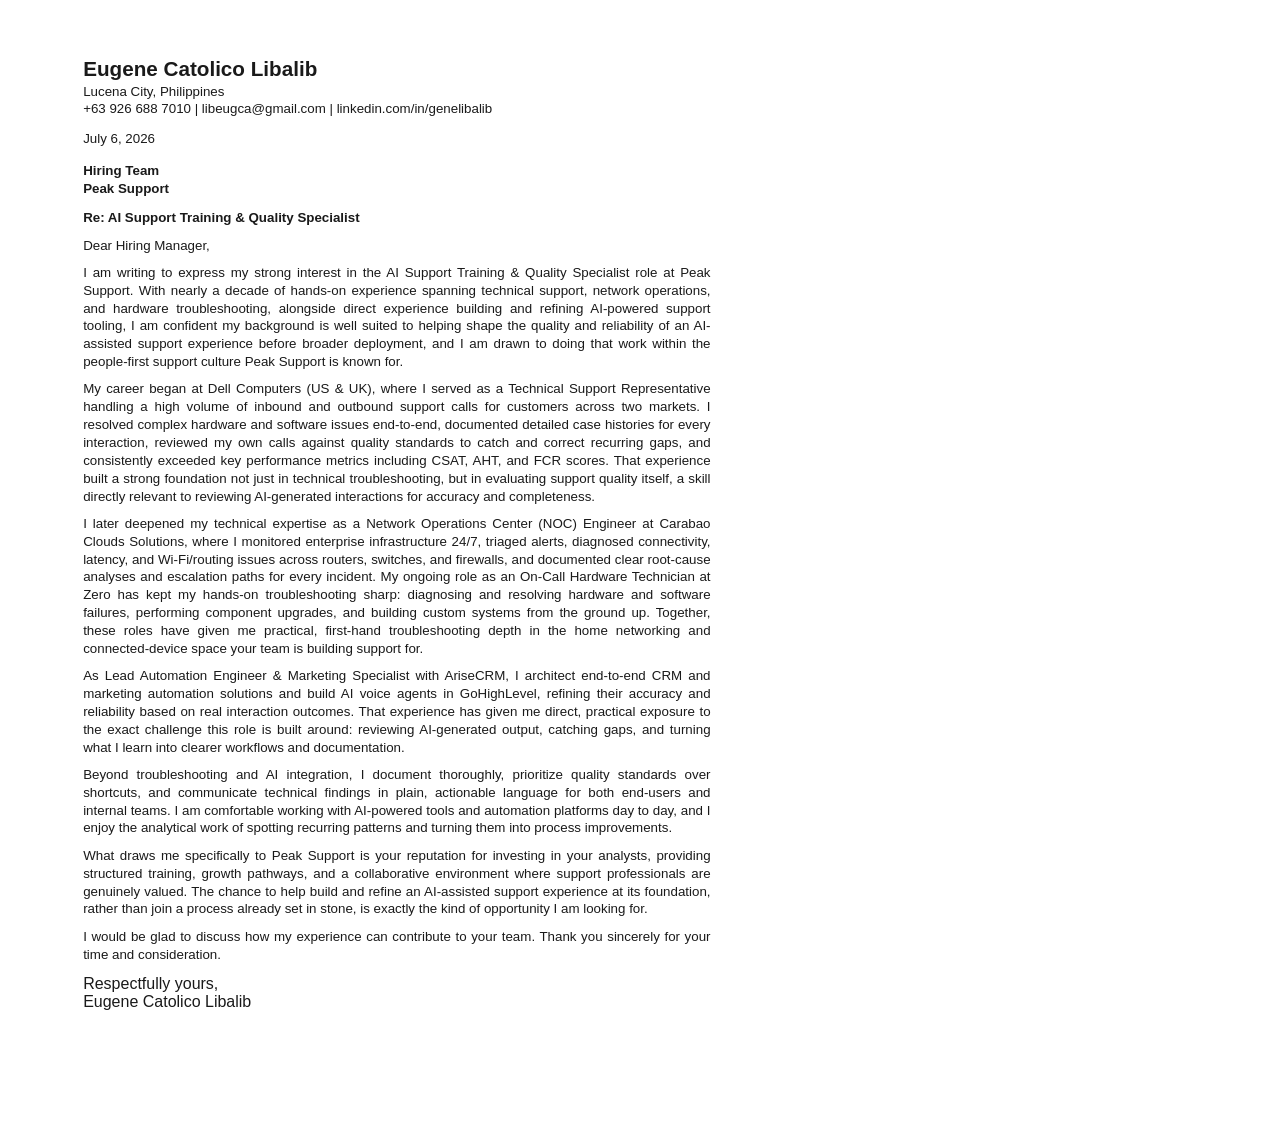
<file: CV/Eugene_Libalib_Cover_Letter.html>
<!DOCTYPE html>
<html lang="en">
<head>
<meta charset="UTF-8">
<title>Eugene Catolico Libalib - Cover Letter</title>
<style>
  *{ box-sizing:border-box; margin:0; padding:0; }
  @page{ size:A4; margin:0; }
  body{
    font-family:Arial, Helvetica, sans-serif;
    color:#1a1a1a;
    width:210mm;
  }
  .page{ width:210mm; min-height:297mm; padding:15mm 22mm; }

  h1{
    font-size:15.5pt;
    font-weight:700;
    margin-bottom:1mm;
  }
  .location{ font-size:10pt; margin-bottom:0.5mm; }
  .contact{ font-size:10pt; margin-bottom:4mm; }

  .date{ font-size:10pt; margin-bottom:4mm; }

  .recipient{ font-size:10pt; font-weight:700; line-height:1.4; margin-bottom:3mm; }
  .re-line{ font-size:10pt; font-weight:700; margin-bottom:3mm; }

  p{
    font-size:10pt;
    line-height:1.34;
    text-align:justify;
    margin-bottom:2.5mm;
  }

  .closing{ margin-top:1mm; }
  .signature{ margin-top:3mm; }
</style>
</head>
<body>
<div class="page">

  <h1>Eugene Catolico Libalib</h1>
  <div class="location">Lucena City, Philippines</div>
  <div class="contact">+63 926 688 7010 | libeugca@gmail.com | linkedin.com/in/genelibalib</div>

  <div class="date">July 6, 2026</div>

  <div class="recipient">
    Hiring Team<br>
    Peak Support
  </div>

  <div class="re-line">Re: AI Support Training &amp; Quality Specialist</div>

  <p>Dear Hiring Manager,</p>

  <p>I am writing to express my strong interest in the AI Support Training &amp; Quality Specialist role at Peak Support. With nearly a decade of hands-on experience spanning technical support, network operations, and hardware troubleshooting, alongside direct experience building and refining AI-powered support tooling, I am confident my background is well suited to helping shape the quality and reliability of an AI-assisted support experience before broader deployment, and I am drawn to doing that work within the people-first support culture Peak Support is known for.</p>

  <p>My career began at Dell Computers (US &amp; UK), where I served as a Technical Support Representative handling a high volume of inbound and outbound support calls for customers across two markets. I resolved complex hardware and software issues end-to-end, documented detailed case histories for every interaction, reviewed my own calls against quality standards to catch and correct recurring gaps, and consistently exceeded key performance metrics including CSAT, AHT, and FCR scores. That experience built a strong foundation not just in technical troubleshooting, but in evaluating support quality itself, a skill directly relevant to reviewing AI-generated interactions for accuracy and completeness.</p>

  <p>I later deepened my technical expertise as a Network Operations Center (NOC) Engineer at Carabao Clouds Solutions, where I monitored enterprise infrastructure 24/7, triaged alerts, diagnosed connectivity, latency, and Wi-Fi/routing issues across routers, switches, and firewalls, and documented clear root-cause analyses and escalation paths for every incident. My ongoing role as an On-Call Hardware Technician at Zero has kept my hands-on troubleshooting sharp: diagnosing and resolving hardware and software failures, performing component upgrades, and building custom systems from the ground up. Together, these roles have given me practical, first-hand troubleshooting depth in the home networking and connected-device space your team is building support for.</p>

  <p>As Lead Automation Engineer &amp; Marketing Specialist with AriseCRM, I architect end-to-end CRM and marketing automation solutions and build AI voice agents in GoHighLevel, refining their accuracy and reliability based on real interaction outcomes. That experience has given me direct, practical exposure to the exact challenge this role is built around: reviewing AI-generated output, catching gaps, and turning what I learn into clearer workflows and documentation.</p>

  <p>Beyond troubleshooting and AI integration, I document thoroughly, prioritize quality standards over shortcuts, and communicate technical findings in plain, actionable language for both end-users and internal teams. I am comfortable working with AI-powered tools and automation platforms day to day, and I enjoy the analytical work of spotting recurring patterns and turning them into process improvements.</p>

  <p>What draws me specifically to Peak Support is your reputation for investing in your analysts, providing structured training, growth pathways, and a collaborative environment where support professionals are genuinely valued. The chance to help build and refine an AI-assisted support experience at its foundation, rather than join a process already set in stone, is exactly the kind of opportunity I am looking for.</p>

  <p class="closing">I would be glad to discuss how my experience can contribute to your team. Thank you sincerely for your time and consideration.</p>

  <div class="signature">
    Respectfully yours,<br>
    Eugene Catolico Libalib
  </div>

</div>
</body>
</html>
</file>
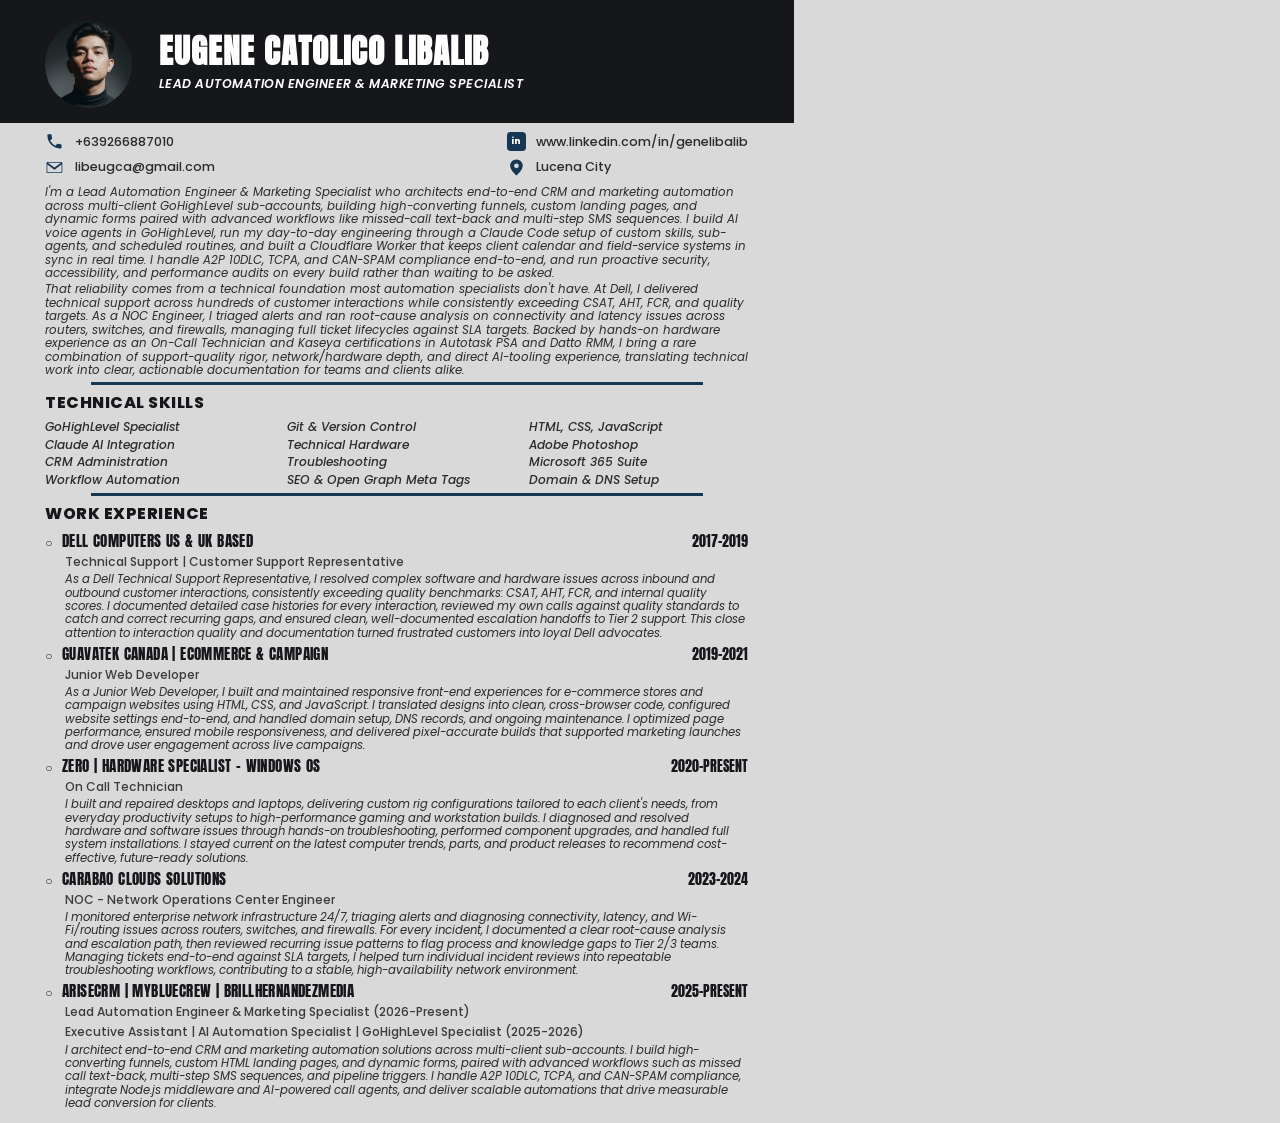
<file: CV/Eugene_Libalib_CV.html>
<!DOCTYPE html>
<html lang="en">
<head>
<meta charset="UTF-8">
<title>Eugene Catolico Libalib - CV</title>
<link rel="stylesheet" href="fonts_embedded.css">
<style>
  :root{
    --dark:#16171B;
    --navy:#163753;
    --body-bg:#d9d9d9;
    --text:#2b2b2e;
    --muted:#3c3c3c;
  }

  *{ box-sizing:border-box; margin:0; padding:0; }

  @page{ size:A4; margin:0; }

  html,body{
    width:210mm;
    background:var(--body-bg);
    font-family:'Poppins', sans-serif;
    color:var(--text);
  }

  .page{ width:210mm; min-height:297mm; background:var(--body-bg); position:relative; }

  /* Header */
  .header{
    background:var(--dark);
    padding:5.5mm 12mm 4mm 12mm;
    display:flex;
    align-items:center;
    gap:7mm;
  }
  .portrait{
    width:23mm; height:23mm; border-radius:50%;
    object-fit:cover;
    flex-shrink:0;
  }
  .header-text h1{
    font-family:'Anton', sans-serif;
    color:#fff;
    font-size:25pt;
    letter-spacing:1px;
    line-height:1;
  }
  .header-text .subtitle{
    font-family:'Poppins', sans-serif;
    font-style:italic;
    font-weight:600;
    color:#fff;
    font-size:9.3pt;
    letter-spacing:0.5px;
    margin-top:1.8mm;
  }

  /* Contact bar */
  .contact-bar{
    display:flex;
    justify-content:space-between;
    padding:2.5mm 12mm;
    flex-wrap:wrap;
    row-gap:1.6mm;
  }
  .contact-col{ display:flex; flex-direction:column; gap:1.8mm; }
  .contact-item{
    display:flex; align-items:center; gap:2.8mm;
    font-size:9.5pt; font-weight:500; color:var(--text);
  }
  .contact-item svg{ width:5mm; height:5mm; flex-shrink:0; }
  .badge{
    width:5mm; height:5mm; background:var(--navy); border-radius:1mm;
    display:flex; align-items:center; justify-content:center;
    color:#fff; font-weight:800; font-size:6.5pt; font-family:'Poppins',sans-serif;
    flex-shrink:0;
  }

  /* Sections */
  .content{ padding:0 12mm; }
  .summary p{
    font-style:italic; font-size:8.8pt; line-height:1.15; color:var(--text);
    margin-bottom:0.7mm;
  }
  .divider{ border:none; border-top:0.8mm solid var(--navy); margin:1.2mm 12mm; }

  h2.section-title{
    font-family:'Poppins', sans-serif;
    font-weight:800;
    font-size:12pt;
    letter-spacing:0.5px;
    color:var(--dark);
    margin-bottom:0.9mm;
  }

  .skills-grid{
    display:grid;
    grid-template-columns:1fr 1fr 1fr;
    column-gap:6mm;
  }
  .skills-grid ul{ list-style:none; }
  .skills-grid li{
    font-style:italic; font-size:9.1pt; font-weight:500;
    color:var(--text); line-height:1.45;
  }

  .job{ margin-bottom:0.4mm; }
  .job-header{
    display:flex; align-items:baseline; gap:2.5mm;
  }
  .job-header .bullet{ font-size:9pt; color:var(--dark); }
  .job-title{
    font-family:'Anton', sans-serif;
    font-size:11.5pt; letter-spacing:0.4px; color:var(--dark);
    flex:1;
  }
  .job-date{
    font-family:'Anton', sans-serif;
    font-size:10.5pt; color:var(--dark); white-space:nowrap;
  }
  .job-role{
    font-size:9.1pt; font-weight:500; color:var(--muted);
    margin:0.3mm 0 0.6mm 5.3mm;
  }
  .job-desc{
    font-style:italic; font-size:8.7pt; line-height:1.15; color:var(--text);
    margin-left:5.3mm;
  }
</style>
</head>
<body>
<div class="page">

  <div class="header">
    <img class="portrait" src="portrait.png" alt="Eugene Libalib">
    <div class="header-text">
      <h1>EUGENE CATOLICO LIBALIB</h1>
      <p class="subtitle">LEAD AUTOMATION ENGINEER &amp; MARKETING SPECIALIST</p>
    </div>
  </div>

  <div class="contact-bar">
    <div class="contact-col">
      <div class="contact-item">
        <svg viewBox="0 0 24 24" fill="var(--navy)"><path d="M6.6 10.8c1.4 2.8 3.8 5.1 6.6 6.6l2.2-2.2c.3-.3.7-.4 1-.2 1.1.4 2.3.6 3.6.6.6 0 1 .4 1 1V20c0 .6-.4 1-1 1C10.5 21 3 13.5 3 4c0-.6.4-1 1-1h3.5c.6 0 1 .4 1 1 0 1.3.2 2.5.6 3.6.1.4 0 .8-.2 1L6.6 10.8z"/></svg>
        +639266887010
      </div>
      <div class="contact-item">
        <svg viewBox="0 0 24 24" fill="var(--navy)"><path d="M3 5h18a1 1 0 0 1 1 1v12a1 1 0 0 1-1 1H3a1 1 0 0 1-1-1V6a1 1 0 0 1 1-1zm9 7 8.4-6H3.6L12 12zM3 8.4V18h18V8.4l-8.4 6.3a1 1 0 0 1-1.2 0L3 8.4z"/></svg>
        libeugca@gmail.com
      </div>
    </div>
    <div class="contact-col">
      <div class="contact-item">
        <span class="badge">in</span>
        www.linkedin.com/in/genelibalib
      </div>
      <div class="contact-item">
        <svg viewBox="0 0 24 24" fill="var(--navy)"><path d="M12 2c-4.4 0-8 3.6-8 8 0 5.4 7 11.5 7.3 11.8.2.1.4.2.7.2s.5-.1.7-.2C13 21.5 20 15.4 20 10c0-4.4-3.6-8-8-8zm0 11a3 3 0 1 1 0-6 3 3 0 0 1 0 6z"/></svg>
        Lucena City
      </div>
    </div>
  </div>

  <div class="content">
    <div class="summary">
      <p>I'm a Lead Automation Engineer &amp; Marketing Specialist who architects end-to-end CRM and marketing automation across multi-client GoHighLevel sub-accounts, building high-converting funnels, custom landing pages, and dynamic forms paired with advanced workflows like missed-call text-back and multi-step SMS sequences. I build AI voice agents in GoHighLevel, run my day-to-day engineering through a Claude Code setup of custom skills, sub-agents, and scheduled routines, and built a Cloudflare Worker that keeps client calendar and field-service systems in sync in real time. I handle A2P 10DLC, TCPA, and CAN-SPAM compliance end-to-end, and run proactive security, accessibility, and performance audits on every build rather than waiting to be asked.</p>
      <p>That reliability comes from a technical foundation most automation specialists don't have. At Dell, I delivered technical support across hundreds of customer interactions while consistently exceeding CSAT, AHT, FCR, and quality targets. As a NOC Engineer, I triaged alerts and ran root-cause analysis on connectivity and latency issues across routers, switches, and firewalls, managing full ticket lifecycles against SLA targets. Backed by hands-on hardware experience as an On-Call Technician and Kaseya certifications in Autotask PSA and Datto RMM, I bring a rare combination of support-quality rigor, network/hardware depth, and direct AI-tooling experience, translating technical work into clear, actionable documentation for teams and clients alike.</p>
    </div>

    <hr class="divider">

    <h2 class="section-title">TECHNICAL SKILLS</h2>
    <div class="skills-grid">
      <ul>
        <li>GoHighLevel Specialist</li>
        <li>Claude AI Integration</li>
        <li>CRM Administration</li>
        <li>Workflow Automation</li>
      </ul>
      <ul>
        <li>Git &amp; Version Control</li>
        <li>Technical Hardware Troubleshooting</li>
        <li>SEO &amp; Open Graph Meta Tags</li>
      </ul>
      <ul>
        <li>HTML, CSS, JavaScript</li>
        <li>Adobe Photoshop</li>
        <li>Microsoft 365 Suite</li>
        <li>Domain &amp; DNS Setup</li>
      </ul>
    </div>

    <hr class="divider">

    <h2 class="section-title">WORK EXPERIENCE</h2>

    <div class="job">
      <div class="job-header">
        <span class="bullet">○</span>
        <span class="job-title">DELL COMPUTERS US &amp; UK BASED</span>
        <span class="job-date">2017-2019</span>
      </div>
      <div class="job-role">Technical Support | Customer Support Representative</div>
      <p class="job-desc">As a Dell Technical Support Representative, I resolved complex software and hardware issues across inbound and outbound customer interactions, consistently exceeding quality benchmarks: CSAT, AHT, FCR, and internal quality scores. I documented detailed case histories for every interaction, reviewed my own calls against quality standards to catch and correct recurring gaps, and ensured clean, well-documented escalation handoffs to Tier 2 support. This close attention to interaction quality and documentation turned frustrated customers into loyal Dell advocates.</p>
    </div>

    <div class="job">
      <div class="job-header">
        <span class="bullet">○</span>
        <span class="job-title">GUAVATEK CANADA | ECOMMERCE &amp; CAMPAIGN</span>
        <span class="job-date">2019-2021</span>
      </div>
      <div class="job-role">Junior Web Developer</div>
      <p class="job-desc">As a Junior Web Developer, I built and maintained responsive front-end experiences for e-commerce stores and campaign websites using HTML, CSS, and JavaScript. I translated designs into clean, cross-browser code, configured website settings end-to-end, and handled domain setup, DNS records, and ongoing maintenance. I optimized page performance, ensured mobile responsiveness, and delivered pixel-accurate builds that supported marketing launches and drove user engagement across live campaigns.</p>
    </div>

    <div class="job">
      <div class="job-header">
        <span class="bullet">○</span>
        <span class="job-title">ZERO | HARDWARE SPECIALIST - WINDOWS OS</span>
        <span class="job-date">2020-PRESENT</span>
      </div>
      <div class="job-role">On Call Technician</div>
      <p class="job-desc">I built and repaired desktops and laptops, delivering custom rig configurations tailored to each client's needs, from everyday productivity setups to high-performance gaming and workstation builds. I diagnosed and resolved hardware and software issues through hands-on troubleshooting, performed component upgrades, and handled full system installations. I stayed current on the latest computer trends, parts, and product releases to recommend cost-effective, future-ready solutions.</p>
    </div>

    <div class="job">
      <div class="job-header">
        <span class="bullet">○</span>
        <span class="job-title">CARABAO CLOUDS SOLUTIONS</span>
        <span class="job-date">2023-2024</span>
      </div>
      <div class="job-role">NOC - Network Operations Center Engineer</div>
      <p class="job-desc">I monitored enterprise network infrastructure 24/7, triaging alerts and diagnosing connectivity, latency, and Wi-Fi/routing issues across routers, switches, and firewalls. For every incident, I documented a clear root-cause analysis and escalation path, then reviewed recurring issue patterns to flag process and knowledge gaps to Tier 2/3 teams. Managing tickets end-to-end against SLA targets, I helped turn individual incident reviews into repeatable troubleshooting workflows, contributing to a stable, high-availability network environment.</p>
    </div>

    <div class="job">
      <div class="job-header">
        <span class="bullet">○</span>
        <span class="job-title">ARISECRM | MYBLUECREW | BRILLHERNANDEZMEDIA</span>
        <span class="job-date">2025-PRESENT</span>
      </div>
      <div class="job-role">Lead Automation Engineer &amp; Marketing Specialist (2026-Present)</div>
      <div class="job-role">Executive Assistant | AI Automation Specialist | GoHighLevel Specialist (2025-2026)</div>
      <p class="job-desc">I architect end-to-end CRM and marketing automation solutions across multi-client sub-accounts. I build high-converting funnels, custom HTML landing pages, and dynamic forms, paired with advanced workflows such as missed call text-back, multi-step SMS sequences, and pipeline triggers. I handle A2P 10DLC, TCPA, and CAN-SPAM compliance, integrate Node.js middleware and AI-powered call agents, and deliver scalable automations that drive measurable lead conversion for clients.</p>
    </div>

  </div>
</div>
</body>
</html>
</file>
<file: styles.css>
:root {
  --bg: #0b0b0f;
  --bg-elevated: #111117;
  --bg-card: #141419;
  --border: rgba(255, 255, 255, 0.08);
  --border-strong: rgba(255, 255, 255, 0.18);
  --text: #f5f0eb;
  --text-muted: #9a9087;
  --text-dim: #877e76; /* 4.6:1 on --bg-card, the WCAG AA floor for small text. Darker fails. */
  --text-faint: #38342f;
  --accent: #00e5ff;
  --accent-dim: rgba(0, 229, 255, 0.12);
  --accent-glow: rgba(0, 229, 255, 0.28);
  --on-accent: #001a1f;
  --radius: 4px;
  --radius-lg: 8px;
  --maxw: 1400px;
  --pad: clamp(1.25rem, 4vw, 2.5rem);
  --font: -apple-system, BlinkMacSystemFont, "Inter", "Segoe UI", Roboto, sans-serif;
  --font-mono: "JetBrains Mono", ui-monospace, SFMono-Regular, Menlo, Consolas, monospace;
  --ease-out: cubic-bezier(0.23, 1, 0.32, 1); /* strong ease-out: press feedback lands at once */
  --reveal-transition: opacity .6s ease, translate .6s ease;
}

* { box-sizing: border-box; }
*::selection { background: var(--accent); color: var(--on-accent); }

html {
  scroll-behavior: smooth;
  -webkit-tap-highlight-color: transparent; /* every control has its own :active state instead */
}

body {
  margin: 0;
  font-family: var(--font);
  color: var(--text);
  background: var(--bg);
  line-height: 1.6;
  -webkit-font-smoothing: antialiased;
  text-rendering: optimizeLegibility;
  background-image:
    radial-gradient(ellipse 70% 45% at 50% -10%, var(--accent-dim), transparent 60%),
    radial-gradient(ellipse 50% 35% at 100% 100%, rgba(230, 57, 70, 0.05), transparent 60%);
  background-attachment: fixed;
}

a { color: inherit; text-decoration: none; transition: opacity .15s ease; }

/* Hover styles sit behind (hover: hover) and (pointer: fine) throughout this file. A phone
   applies :hover on tap and keeps it until the next tap somewhere else, so an ungated hover
   sticks. Touch gets its feedback from :active instead. */
@media (hover: hover) and (pointer: fine) {
  a:hover { opacity: .7; }
}

/* Controls answer a tap at once instead of waiting to rule out a double-tap zoom, and a
   long press on a button doesn't select its label. Pinch zoom still works. */
a, button { touch-action: manipulation; }
button { -webkit-user-select: none; user-select: none; }

img { max-width: 100%; display: block; }

/* No paragraph ends on one lone word, and a heading that wraps splits into even lines.
   Browsers without text-wrap support ignore both. */
p, dd, li { text-wrap: pretty; }
h2, h3 { text-wrap: balance; }
/* The mono label lines keep plain wrapping: "pretty" broke "On-Call" at its hyphen at 360px. */
.case__meta, .project__meta { text-wrap: wrap; }

/* ============ TYPOGRAPHY HELPERS ============ */
.eyebrow {
  font-family: var(--font-mono);
  font-size: 0.7rem;
  letter-spacing: 0.18em;
  text-transform: uppercase;
  color: var(--accent);
  margin: 0 0 1rem;
  display: inline-flex;
  align-items: center;
  gap: 0.5rem;
}
.slashes {
  color: var(--text-faint);
  letter-spacing: 0;
}

/* ============ NAV ============ */
.nav {
  position: sticky;
  top: 0;
  z-index: 100;
  display: grid;
  grid-template-columns: 1fr auto 1fr;
  align-items: center;
  padding: 1rem var(--pad);
  background: rgba(0, 0, 0, 0.85);
  backdrop-filter: blur(12px);
  -webkit-backdrop-filter: blur(12px);
  border-bottom: 1px solid var(--border);
}
.nav__brand {
  display: inline-flex;
  align-items: center;
  gap: 0.5rem;
  font-family: var(--font-mono);
  font-size: 0.8rem;
  letter-spacing: 0.05em;
  color: var(--text);
}
.nav__brand:active { opacity: .7; }
.nav__mark {
  width: 28px;
  height: 28px;
  object-fit: contain;
  flex-shrink: 0;
}
.nav__counter {
  justify-self: center;
  font-family: var(--font-mono);
  font-size: 0.7rem;
  letter-spacing: 0.2em;
  color: var(--text-dim);
}
.nav__counter #nav-counter { color: var(--accent); }
.nav__menu {
  justify-self: end;
  background: none;
  border: 1px solid var(--border);
  width: 36px;
  height: 36px;
  border-radius: var(--radius);
  display: inline-flex;
  flex-direction: column;
  justify-content: center;
  align-items: center;
  gap: 4px;
  cursor: pointer;
  padding: 0;
  transition: border-color .15s ease, background-color .15s ease, transform .16s var(--ease-out);
}
.nav__menu span {
  display: block;
  width: 16px;
  height: 1px;
  background: var(--text);
}
@media (hover: hover) and (pointer: fine) {
  .nav__menu:hover { border-color: var(--accent); }
}
.nav__menu:active { transform: scale(0.95); }
.nav__menu[aria-expanded="true"] { background: var(--accent); border-color: var(--accent); }
.nav__menu[aria-expanded="true"] span { background: var(--on-accent); }

/* ============ MENU DRAWER ============ */
.menu-backdrop {
  position: fixed;
  inset: 0;
  z-index: 190;
  background: rgba(0, 0, 0, 0.4);
  opacity: 0;
  visibility: hidden;
  transition: opacity .25s ease, visibility 0s linear .25s;
}
.menu-backdrop.is-open {
  opacity: 1;
  visibility: visible;
  transition: opacity .25s ease, visibility 0s linear 0s;
}

.menu {
  position: fixed;
  top: 0;
  right: 0;
  bottom: 0;
  width: min(440px, 92vw);
  z-index: 200;
  background: #050505;
  border-left: 1px solid var(--border);
  display: flex;
  flex-direction: column;
  padding: 1rem var(--pad) var(--pad);
  transform: translateX(100%);
  transition: transform .3s ease, visibility 0s linear .3s;
  visibility: hidden;
  background-image:
    repeating-linear-gradient(
      135deg,
      rgba(255,255,255,0.015) 0,
      rgba(255,255,255,0.015) 1px,
      transparent 1px,
      transparent 18px
    );
}
.menu.is-open {
  transform: translateX(0);
  visibility: visible;
  transition: transform .3s ease, visibility 0s linear 0s;
}

.menu__header {
  display: flex;
  align-items: center;
  justify-content: space-between;
  padding: 0 0 1.5rem;
}
.menu__brand { color: var(--text); }

.menu__close {
  background: var(--text);
  border: 1px solid var(--text);
  width: 36px;
  height: 36px;
  border-radius: var(--radius);
  display: inline-flex;
  align-items: center;
  justify-content: center;
  cursor: pointer;
  position: relative;
  padding: 0;
  transition: opacity .15s ease, transform .16s var(--ease-out);
}
.menu__close span {
  position: absolute;
  width: 14px;
  height: 1px;
  background: #000;
}
.menu__close span:first-child { transform: rotate(45deg); }
.menu__close span:last-child { transform: rotate(-45deg); }
@media (hover: hover) and (pointer: fine) {
  .menu__close:hover { opacity: .8; }
}
.menu__close:active { transform: scale(0.95); }

.menu__section-label {
  font-family: var(--font-mono);
  font-size: 0.7rem;
  letter-spacing: 0.2em;
  text-transform: uppercase;
  color: var(--text-muted);
  margin: 1.5rem 0 0.75rem;
  padding-bottom: 0.75rem;
  border-bottom: 1px solid var(--border);
}
.menu__section-label .slashes { color: var(--text-faint); margin: 0 0.25rem; }
.menu__section-label #menu-counter { color: var(--accent); }

.menu__nav {
  display: flex;
  flex-direction: column;
}
.menu__link {
  display: grid;
  grid-template-columns: 2.25rem 1fr auto;
  align-items: center;
  gap: 1rem;
  padding: 1.4rem 0.25rem;
  border-bottom: 1px solid var(--border);
  color: var(--text);
}
/* On hover the number and label slide right with a transform, not a padding change, so the
   row never re-lays out mid-animation. The dot stays put, as it did with the padding. */
.menu__num,
.menu__label { transition: transform .2s ease; }
.menu__num {
  font-family: var(--font-mono);
  font-size: 0.7rem;
  letter-spacing: 0.15em;
  color: var(--text-dim);
}
.menu__label {
  font-size: clamp(1.5rem, 5vw, 2rem);
  font-weight: 800;
  letter-spacing: -0.01em;
  text-transform: uppercase;
  line-height: 1;
}
.menu__dot {
  width: 6px;
  height: 6px;
  background: var(--accent);
  border-radius: 1px;
  opacity: 0;
  transition: opacity .15s ease;
  box-shadow: 0 0 8px var(--accent-glow);
}
.menu__link.is-active .menu__label { color: var(--text); }
.menu__link.is-active .menu__num { color: var(--accent); }
.menu__link.is-active .menu__dot { opacity: 1; }
.menu__link:not(.is-active) .menu__label { color: var(--text-muted); }
@media (hover: hover) and (pointer: fine) {
  .menu__link:hover { opacity: 1; }
  .menu__link:hover .menu__num,
  .menu__link:hover .menu__label { transform: translateX(0.5rem); }
  .menu__link:hover .menu__label { color: var(--text); }
}
.menu__link:active .menu__label { color: var(--text); }

.menu__connect {
  margin-top: auto;
  padding-top: 1.5rem;
}
.menu__connect .menu__section-label { margin-top: 0; }
.menu__socials {
  display: flex;
  gap: 0.5rem;
  flex-wrap: wrap;
}
.menu__social {
  display: inline-flex;
  align-items: center;
  justify-content: center;
  width: 38px;
  height: 38px;
  border: 1px solid var(--border);
  border-radius: var(--radius);
  color: var(--text-muted);
  transition: background-color .15s ease, color .15s ease, border-color .15s ease, transform .16s var(--ease-out);
}
.menu__social svg {
  width: 16px;
  height: 16px;
}
@media (hover: hover) and (pointer: fine) {
  .menu__social:hover {
    opacity: 1;
    background: var(--accent);
    color: var(--on-accent);
    border-color: var(--accent);
  }
}
.menu__social:active { transform: scale(0.95); }

body.menu-open { overflow: hidden; }

/* ============ HERO ============ */
.hero {
  max-width: var(--maxw);
  margin: 0 auto;
  padding: clamp(4rem, 12vw, 9rem) var(--pad) clamp(3rem, 6vw, 5rem);
}
.hero .eyebrow { margin-bottom: 1.5rem; }

.hero__title {
  font-size: clamp(2.25rem, 6.5vw, 5rem);
  line-height: 1.02;
  letter-spacing: -0.02em;
  font-weight: 800;
  text-transform: uppercase;
  margin: 0 0 1.75rem;
}
/* The name never splits. Where the full line no longer fits (below ~450px, where the
   font-size floor stops scaling), the title breaks once, before the name, instead of
   running off the right edge of the screen. */
.hero__name { white-space: nowrap; }
@media (max-width: 340px) {
  .hero__title { font-size: 2rem; } /* the 36px floor puts the name 2px into the gutter at 320px */
}
.hero__subtitle {
  font-size: clamp(1rem, 1.6vw, 1.2rem);
  color: var(--text-muted);
  margin: 0 0 1.25rem;
}
.role-rotator {
  display: inline-block;
  color: var(--accent);
  font-weight: 600;
}
.role-rotator__word {
  display: inline-block;
  transition: opacity .25s ease, transform .25s ease;
}
.role-rotator__word.is-leaving { opacity: 0; transform: translateY(-6px); }
.role-rotator__word.is-entering { opacity: 0; transform: translateY(6px); }

.hero__pitch {
  font-size: clamp(0.95rem, 1.3vw, 1.05rem);
  color: var(--text-muted);
  max-width: 52ch;
  margin: 0 0 2rem;
}
.hero__cta {
  display: flex;
  gap: 0.75rem 1.5rem;
  flex-wrap: wrap;
  margin-bottom: 4rem;
}
/* The two text links wrap as one unit, so a phone never strands one of them on its own row. */
.hero__cta-links {
  display: flex;
  gap: 1.5rem;
}

/* ============ BUTTONS ============ */
.btn {
  display: inline-flex;
  align-items: center;
  gap: 0.5rem;
  padding: 0.85rem 1.5rem;
  border-radius: var(--radius);
  font-family: var(--font-mono);
  font-weight: 600;
  font-size: 0.75rem;
  letter-spacing: 0.12em;
  text-transform: uppercase;
  border: 1px solid transparent;
  cursor: pointer;
  transition:
    background-color .2s ease,
    color .2s ease,
    border-color .2s ease,
    box-shadow .2s ease,
    text-decoration-color .2s ease,
    transform .16s var(--ease-out);
}
.btn:active { transform: scale(0.97); }
.btn--primary {
  background: var(--accent);
  color: var(--on-accent);
  border-color: var(--accent);
  box-shadow: 0 0 0 0 var(--accent-glow);
}
.btn__icon {
  display: inline-block;
  font-size: 0.65rem;
}
/* Secondary actions as text links, so the primary button carries the visual weight.
   Keeps .btn's vertical padding: the hit area stays as tall as the button beside it.
   No side padding, so a link that wraps to its own row lines up with the text above. */
.btn--link {
  padding-inline: 0;
  background: transparent;
  color: var(--text-muted);
  text-decoration: underline;
  text-decoration-color: transparent;
  text-underline-offset: 0.4em;
}
.btn--link:focus-visible {
  color: var(--accent);
  text-decoration-color: currentColor;
}
.btn__arrow {
  display: inline-block;
  transition: transform .2s ease;
}
.btn--link:focus-visible .btn__arrow { transform: translateX(3px); }
.btn--link:focus-visible .btn__arrow--down { transform: translateY(3px); }

/* The keyboard focus styles above stay ungated: they must work on touch devices too. */
@media (hover: hover) and (pointer: fine) {
  .btn--primary:hover {
    opacity: 1;
    background: transparent;
    color: var(--accent);
    box-shadow: 0 0 24px var(--accent-glow);
  }
  .btn--link:hover {
    opacity: 1;
    color: var(--accent);
    text-decoration-color: currentColor;
  }
  .btn--link:hover .btn__arrow { transform: translateX(3px); }
  .btn--link:hover .btn__arrow--down { transform: translateY(3px); }
}

/* ============ QUICK NAV ============ */
.quicknav {
  display: grid;
  grid-template-columns: repeat(5, 1fr);
  gap: 0;
  border-top: 1px solid var(--border);
  border-bottom: 1px solid var(--border);
}
.quicknav__card {
  display: flex;
  align-items: center;
  gap: 1rem;
  padding: 1.25rem 1.25rem;
  font-family: var(--font-mono);
  font-size: 0.7rem;
  letter-spacing: 0.18em;
  text-transform: uppercase;
  color: var(--text-dim);
  border-right: 1px solid var(--border);
  transition: background .15s ease, color .15s ease;
}
.quicknav__card:last-child { border-right: none; }
@media (hover: hover) and (pointer: fine) {
  .quicknav__card:hover {
    opacity: 1;
    background: rgba(255, 255, 255, 0.03);
    color: var(--text);
  }
}
.quicknav__card:active {
  background: rgba(255, 255, 255, 0.03);
  color: var(--text);
}
.quicknav__num {
  color: var(--accent);
  font-weight: 700;
}
.quicknav__divider {
  flex: 1;
  height: 1px;
  background: var(--border);
}
.quicknav__label {
  white-space: nowrap;
}

/* 5 cards: 3 + 2 rows, then 2 + 2 + 1, then a single column */
@media (max-width: 1080px) {
  .quicknav { grid-template-columns: repeat(6, 1fr); }
  .quicknav__card { grid-column: span 2; }
  .quicknav__card:nth-child(n+4) { grid-column: span 3; }
  .quicknav__card:nth-child(3) { border-right: none; }
  .quicknav__card:nth-child(-n+3) { border-bottom: 1px solid var(--border); }
}
@media (max-width: 720px) {
  .quicknav { grid-template-columns: repeat(2, 1fr); }
  .quicknav__card,
  .quicknav__card:nth-child(n+4) { grid-column: auto; }
  .quicknav__card:nth-child(3) { border-right: 1px solid var(--border); }
  .quicknav__card:nth-child(2n) { border-right: none; }
  .quicknav__card:nth-child(-n+4) { border-bottom: 1px solid var(--border); }
  .quicknav__card:last-child { grid-column: 1 / -1; border-right: none; }
}
@media (max-width: 440px) {
  .quicknav { grid-template-columns: 1fr; }
  .quicknav__card:nth-child(n) { border-right: none; border-bottom: 1px solid var(--border); }
  .quicknav__card:last-child { border-bottom: none; }
}

/* ============ SECTIONS ============ */
.section {
  max-width: var(--maxw);
  margin: 0 auto;
  padding: clamp(4rem, 9vw, 7rem) var(--pad);
  border-top: 1px solid var(--border);
}
.section__head {
  margin-bottom: 3rem;
  max-width: 70ch;
}
.section__head--centered {
  text-align: center;
  margin-left: auto;
  margin-right: auto;
}
.section__head--centered .eyebrow { justify-content: center; }
.section__kicker {
  font-family: var(--font-mono);
  font-size: 0.7rem;
  letter-spacing: 0.18em;
  text-transform: uppercase;
  color: var(--accent);
  margin: 0 0 0.5rem;
}
.section__title {
  font-size: clamp(1.75rem, 5vw, 3rem);
  font-weight: 800;
  letter-spacing: -0.02em;
  text-transform: uppercase;
  margin: 0 0 1rem;
  line-height: 1.05;
}
.section__lede {
  color: var(--text-muted);
  margin: 0;
  font-size: 1rem;
  max-width: 60ch;
}
.section__head--centered .section__lede {
  margin-left: auto;
  margin-right: auto;
}

/* ============ ABOUT ============ */
.about p {
  color: var(--text-muted);
  font-size: 1rem;
  margin: 0 0 1.5rem;
  max-width: 65ch;
}
.about__lede {
  font-size: clamp(1rem, 1.4vw, 1.1rem);
  color: var(--text);
  font-weight: 500;
  line-height: 1.55;
}
.about__badges {
  display: flex;
  flex-wrap: wrap;
  gap: 1rem 1.75rem;
  margin-top: 2rem;
}
.badge {
  font-family: var(--font-mono);
  font-size: 0.72rem;
  letter-spacing: 0.18em;
  text-transform: uppercase;
  color: var(--text);
  display: inline-flex;
  align-items: center;
  gap: 0.45rem;
}
.badge::before {
  content: "▸";
  color: var(--accent);
}

.about--split {
  display: grid;
  grid-template-columns: minmax(0, 1fr) minmax(260px, 380px);
  gap: clamp(2rem, 5vw, 4rem);
  align-items: start;
}
.about__text { min-width: 0; }
.about__photo {
  margin: 0;
  position: sticky;
  top: 5rem;
}
.about__photo-frame {
  position: relative;
  width: 100%;
  aspect-ratio: 4 / 5;
  overflow: hidden;
  border: 1px solid var(--border);
  border-radius: var(--radius-lg);
  background:
    repeating-linear-gradient(
      135deg,
      rgba(255,255,255,0.02) 0,
      rgba(255,255,255,0.02) 1px,
      transparent 1px,
      transparent 14px
    ),
    var(--bg-elevated);
}
.about__photo-frame img {
  width: 100%;
  height: 100%;
  object-fit: cover;
  display: block;
  filter: saturate(0.95) contrast(1.02);
  transition: transform 0.5s ease;
}
@media (hover: hover) and (pointer: fine) {
  .about__photo-frame:hover img {
    transform: scale(1.05);
  }
}
.about__caption {
  display: flex;
  justify-content: space-between;
  align-items: center;
  margin-top: 0.85rem;
  font-family: var(--font-mono);
  font-size: 0.7rem;
  letter-spacing: 0.18em;
  text-transform: uppercase;
  color: var(--text-dim);
}
.about__caption-name { color: var(--text); }

@media (max-width: 820px) {
  .about--split {
    grid-template-columns: 1fr;
    gap: 2.5rem;
  }
  .about__photo {
    position: static;
    max-width: 420px;
    margin: 0 auto;
  }
}

/* ============ GRID ============ */
.grid {
  display: grid;
  gap: 1rem;
}
.grid--expertise {
  grid-template-columns: repeat(auto-fit, minmax(220px, 1fr));
}
.grid--work {
  grid-template-columns: repeat(auto-fill, minmax(300px, 1fr));
  gap: 1.25rem;
}

/* ============ EXPERTISE CARDS ============ */
.card {
  position: relative;
  background: var(--bg-card);
  border: 1px solid var(--border);
  border-radius: var(--radius-lg);
  padding: 1.5rem;
  cursor: pointer;
  transition:
    border-color .2s ease,
    background-color .2s ease,
    box-shadow .2s ease,
    transform .2s var(--ease-out),
    var(--reveal-transition);
  display: flex;
  flex-direction: column;
}
.card__head {
  display: flex;
  justify-content: space-between;
  align-items: center;
  margin-bottom: 1.25rem;
  padding-bottom: 1rem;
  border-bottom: 1px solid var(--border);
}
.card__num {
  font-family: var(--font-mono);
  font-size: 0.75rem;
  letter-spacing: 0.18em;
  color: var(--accent);
}
.card__open {
  color: var(--text-dim);
  font-size: 0.85rem;
  transition: color .2s ease, transform .2s ease;
}
.card__title {
  font-size: 1.05rem;
  font-weight: 700;
  margin: 0 0 0.5rem;
  letter-spacing: -0.005em;
}
/* The title link stretches over the whole card, so the card stays one click target
   while screen readers name the link by its title alone. The z-index lifts it above
   the skill items, which are positioned for their bullets. */
.card__link::after {
  content: "";
  position: absolute;
  inset: 0;
  z-index: 1;
  border-radius: var(--radius-lg);
}
@media (hover: hover) and (pointer: fine) {
  .card:hover {
    border-color: var(--accent);
    background: #111;
    transform: translateY(-2px);
    box-shadow: 0 0 0 1px var(--accent-dim);
  }
  .card:hover .card__open { color: var(--accent); transform: translate(2px, -2px); }
  .card__link:hover { opacity: 1; }
}
/* Pressing anywhere on the card presses its stretched title link, and :active reaches the card. */
.card:active { transform: scale(0.99); }
.card__link:focus-visible { outline: none; }
.card__link:focus-visible::after {
  outline: 2px solid var(--accent);
  outline-offset: 2px;
}
.card__body {
  color: var(--text-muted);
  font-size: 0.9rem;
  margin: 0 0 1.25rem;
}
.card__skills {
  list-style: none;
  padding: 0;
  margin: 0;
  display: flex;
  flex-direction: column;
  gap: 0.4rem;
}
.card__skills li {
  font-family: var(--font-mono);
  font-size: 0.75rem;
  letter-spacing: 0.05em;
  color: var(--text-muted);
  padding-left: 1rem;
  position: relative;
}
.card__skills li::before {
  content: "▸";
  position: absolute;
  left: 0;
  color: var(--accent);
}

/* ============ FILTERS ============ */
.filters {
  display: flex;
  flex-wrap: wrap;
  gap: 0.5rem;
  margin-bottom: 2.5rem;
}
.chip {
  background: transparent;
  border: 1px solid var(--border);
  color: var(--text-muted);
  padding: 0.55rem 1rem;
  border-radius: 999px;
  font-family: var(--font-mono);
  font-size: 0.7rem;
  letter-spacing: 0.15em;
  text-transform: uppercase;
  cursor: pointer;
  transition: background-color .15s ease, color .15s ease, border-color .15s ease, transform .16s var(--ease-out);
}
@media (hover: hover) and (pointer: fine) {
  .chip:hover {
    color: var(--text);
    border-color: var(--border-strong);
  }
}
.chip:active { transform: scale(0.97); }
.chip.is-active {
  background: var(--accent);
  color: var(--on-accent);
  border-color: var(--accent);
  font-weight: 700;
}

/* ============ WORK CARDS ============ */
.project {
  background: var(--bg-card);
  border: 1px solid var(--border);
  border-radius: var(--radius-lg);
  overflow: hidden;
  transition: border-color .2s ease, box-shadow .2s ease, var(--reveal-transition);
  display: flex;
  flex-direction: column;
}
/* Border only, no lift: a project card is not a link, and a lift reads as clickable. */
@media (hover: hover) and (pointer: fine) {
  .project:hover {
    border-color: var(--accent);
    box-shadow: 0 0 0 1px var(--accent-dim);
  }
}
.project.is-hidden { display: none; }
.project__thumb {
  aspect-ratio: 16 / 9;
  overflow: hidden;
  background:
    repeating-linear-gradient(
      135deg,
      rgba(255,255,255,0.02) 0,
      rgba(255,255,255,0.02) 1px,
      transparent 1px,
      transparent 14px
    ),
    var(--bg-elevated);
  border-bottom: 1px solid var(--border);
}
.project__thumb img {
  width: 100%;
  height: 100%;
  object-fit: cover;
  display: block;
}
.project__body { padding: 1.25rem; }
.project__meta {
  font-family: var(--font-mono);
  font-size: 0.75rem;
  letter-spacing: 0.15em;
  text-transform: uppercase;
  color: var(--accent);
  margin: 0 0 0.5rem;
}
.project__title {
  font-size: 1rem;
  font-weight: 700;
  margin: 0 0 0.5rem;
}
.project__desc {
  color: var(--text-muted);
  font-size: 0.9rem;
  margin: 0 0 1rem;
}
.project__tags {
  display: flex;
  flex-wrap: wrap;
  gap: 0.4rem;
}
.tag {
  font-family: var(--font-mono);
  font-size: 0.75rem;
  letter-spacing: 0.15em;
  text-transform: uppercase;
  color: var(--accent);
  background: var(--accent-dim);
  border: 1px solid transparent;
  padding: 0.25rem 0.5rem;
  border-radius: var(--radius);
}

/* ============ CASE STUDIES ============ */
.case-list {
  display: flex;
  flex-direction: column;
  gap: 1.25rem;
}
.case {
  display: grid;
  grid-template-columns: minmax(0, 5fr) minmax(0, 7fr);
  background: var(--bg-card);
  border: 1px solid var(--border);
  border-radius: var(--radius-lg);
  overflow: hidden;
  transition: border-color .2s ease, box-shadow .2s ease, var(--reveal-transition);
}
/* Border only, no lift: a case card is not a link (Case 01's video panel is, while it has a video). */
@media (hover: hover) and (pointer: fine) {
  .case:hover {
    border-color: var(--accent);
    box-shadow: 0 0 0 1px var(--accent-dim);
  }
}
.case__media {
  position: relative;
  min-height: 280px;
  display: flex;
  flex-direction: column;
  justify-content: space-between;
  align-items: flex-start;
  padding: 1.25rem;
  border-right: 1px solid var(--border);
  background:
    repeating-linear-gradient(
      135deg,
      rgba(255,255,255,0.02) 0,
      rgba(255,255,255,0.02) 1px,
      transparent 1px,
      transparent 14px
    ),
    var(--bg-elevated);
}
.case__media img {
  position: absolute;
  inset: 0;
  width: 100%;
  height: 100%;
  object-fit: cover;
}
.case__media-label {
  position: relative;
  font-family: var(--font-mono);
  font-size: 0.75rem;
  letter-spacing: 0.18em;
  text-transform: uppercase;
  color: var(--text-dim);
}
.case__media-label--end { color: var(--text-muted); }
.case__media-mark {
  align-self: center;
  font-family: var(--font-mono);
  font-size: clamp(2rem, 4vw, 3rem);
  font-weight: 700;
  letter-spacing: 0.05em;
  color: var(--accent);
  text-shadow: 0 0 24px var(--accent-glow);
}
/* The play button and video panel styles below are unused while Case 01 has no video (taken
   down 2026-11-10). They stay so the new walkthrough only needs its markup back. */
.case__play {
  align-self: center;
  display: inline-flex;
  align-items: center;
  justify-content: center;
  width: 64px;
  height: 64px;
  border: 1px solid var(--accent);
  border-radius: 50%;
  color: var(--accent);
  transition: background-color .2s ease, color .2s ease, box-shadow .2s ease, transform .16s var(--ease-out);
}
.case__play svg {
  width: 24px;
  height: 24px;
  margin-left: 3px;
}
@media (hover: hover) and (pointer: fine) {
  .case__media--video:hover { opacity: 1; }
  .case__media--video:hover .case__play {
    background: var(--accent);
    color: var(--on-accent);
    box-shadow: 0 0 24px var(--accent-glow);
  }
}
.case__media--video:active .case__play { transform: scale(0.95); }
.case__body { padding: clamp(1.25rem, 3vw, 2rem); }
.case__meta {
  font-family: var(--font-mono);
  font-size: 0.75rem;
  letter-spacing: 0.15em;
  text-transform: uppercase;
  color: var(--accent);
  margin: 0 0 0.5rem;
}
.case__title {
  font-size: clamp(1.1rem, 2vw, 1.35rem);
  font-weight: 700;
  margin: 0 0 0.35rem;
  letter-spacing: -0.005em;
}
.case__client {
  font-family: var(--font-mono);
  font-size: 0.8rem;
  letter-spacing: 0.04em;
  color: var(--text-dim);
  margin: 0;
}
.case__points {
  display: grid;
  gap: 1rem;
  margin: 1.5rem 0;
}
.case__points dt {
  font-family: var(--font-mono);
  font-size: 0.75rem;
  letter-spacing: 0.15em;
  text-transform: uppercase;
  color: var(--text);
  margin-bottom: 0.25rem;
}
.case__points dt::before {
  content: "▸ ";
  color: var(--accent);
}
.case__points dd {
  margin: 0;
  color: var(--text-muted);
  font-size: 0.92rem;
  max-width: 62ch;
}

@media (max-width: 820px) {
  .case { grid-template-columns: 1fr; }
  .case__media {
    min-height: 0;
    aspect-ratio: 16 / 9;
    border-right: none;
    border-bottom: 1px solid var(--border);
  }
}

/* ============ CONTACT ============ */
.section--contact {
  text-align: center;
}
.contact {
  display: flex;
  flex-direction: column;
  align-items: center;
  gap: 1.5rem;
}
.contact__socials {
  display: flex;
  align-items: center;
  gap: 0.75rem;
  flex-wrap: wrap;
  justify-content: center;
  font-family: var(--font-mono);
  font-size: 0.8rem;
  letter-spacing: 0.05em;
  color: var(--text-muted);
}
@media (hover: hover) and (pointer: fine) {
  .contact__socials a:hover { color: var(--text); opacity: 1; }
}
.contact__socials a:active { color: var(--text); }
.dot { color: var(--text-faint); }

/* ============ FOOTER ============ */
.footer {
  display: grid;
  grid-template-columns: 1fr auto 1fr;
  align-items: center;
  gap: 1rem;
  padding: 2rem var(--pad);
  border-top: 1px solid var(--border);
  font-family: var(--font-mono);
  font-size: 0.7rem;
  letter-spacing: 0.15em;
  text-transform: uppercase;
  color: var(--text-dim);
}
.footer__left {
  display: inline-flex;
  align-items: center;
  gap: 0.5rem;
  color: var(--accent);
}
.footer__brand { color: var(--text); }
.footer__center { margin: 0; text-align: center; }
.footer__right {
  justify-self: end;
  display: inline-flex;
  gap: 0.5rem;
}
.footer__social {
  display: inline-flex;
  align-items: center;
  justify-content: center;
  width: 32px;
  height: 32px;
  border-radius: var(--radius);
  color: var(--text-muted);
  transition: background-color .15s ease, color .15s ease, transform .16s var(--ease-out);
}
.footer__social svg {
  width: 15px;
  height: 15px;
}
@media (hover: hover) and (pointer: fine) {
  .footer__social:hover {
    opacity: 1;
    color: var(--accent);
    background: var(--accent-dim);
  }
}
.footer__social:active { transform: scale(0.95); }

@media (max-width: 600px) {
  .footer { grid-template-columns: 1fr; text-align: center; }
  .footer__left, .footer__right { justify-self: center; }
}

/* ============ SCROLL REVEAL ============ */
/* The reveal moves elements with the `translate` property, not `transform`. When it used
   `transform`, .reveal.is-visible came later than .card:hover at the same specificity and
   pinned the cards at translateY(0), so their hover lift never showed, and its transition
   list replaced theirs. Now the two never touch the same property. The transition sits
   in :where() at zero specificity: .card, .project and .case add var(--reveal-transition)
   to their own list, and every other revealed element falls back to this one. */
.reveal {
  opacity: 0;
  translate: 0 20px;
}
.reveal.is-visible {
  opacity: 1;
  translate: none;
}
:where(.reveal) { transition: var(--reveal-transition); }

/* ============ BACKGROUND RIPPLE ============ */
/* script.js adds this canvas: a dot grid fixed behind the page that ripples when the background
   is clicked. It sits above the body's gradients and below every card and panel. */
.ripple-field {
  position: fixed;
  top: 0;
  left: 0;
  z-index: -1;
  width: 100%;
  height: 100vh;
  height: 100lvh;
  pointer-events: none;
}
@media print {
  .ripple-field { display: none; }
}

/* ============ REDUCED MOTION ============ */
@media (prefers-reduced-motion: reduce) {
  *, *::before, *::after {
    animation-duration: 0.01ms !important;
    animation-iteration-count: 1 !important;
    transition-duration: 0.01ms !important;
  }
  html { scroll-behavior: auto; }
  .reveal { opacity: 1; translate: none; }
}
</file>
<file: editorial.css>
/* ==========================================================
   Eugene Libalib portfolio · Option B "Editorial"
   Paper ground, ink type, one cyan accent used as fill only.
   Instrument Serif (display) · Geist (text) · Geist Mono (labels)
   ========================================================== */

:root {
  --paper: #f3f4f1;
  --paper-raised: #fbfbf9;
  --ink: #101418;
  --body: #2a323a;
  --muted: #4d5863;
  --rule: rgba(16, 20, 24, 0.16);
  --rule-strong: rgba(16, 20, 24, 0.4);
  --band: #101418;
  --band-text: #f3f4f1;
  --band-muted: #aab3bc;
  --band-rule: rgba(243, 244, 241, 0.18);
  --band-rule-strong: rgba(243, 244, 241, 0.4);
  --band-well: #0b0e11;
  --accent: #00e5ff;        /* fill only, always with ink text on it */
  --accent-ink: #005f6b;    /* the text-safe teal */
  --font-serif: 'Instrument Serif', 'Times New Roman', Georgia, serif;
  --font-sans: 'Geist', system-ui, 'Segoe UI', sans-serif;
  --font-mono: 'Geist Mono', ui-monospace, Consolas, monospace;
  --maxw: 1248px;
  --pad: 96px;
  --gap: 24px;
  --hang: 144px;            /* hanging label column below 900px */
  --nav-h: 83px;
  --marker: linear-gradient(transparent 57%, var(--accent) 57%, var(--accent) 81%, transparent 81%);
  --marker-hover: linear-gradient(transparent 54%, var(--accent) 54%, var(--accent) 90%, transparent 90%);
  /* Content width as a length. Display type is a fraction of it, so the
     270px / 376px lines keep the artboard's proportions at every width.
     Fallback first (viewport maths less a scrollbar allowance), then the
     exact container measure where container units exist. */
  --cw: calc(min(100vw, 1440px) - 2 * var(--pad) - 18px);
}
@supports (width: 1cqw) {
  :root { --cw: 100cqw; }
}

*, *::before, *::after { box-sizing: border-box; }
[hidden] { display: none !important; }

html { -webkit-text-size-adjust: 100%; text-size-adjust: 100%; }

body {
  margin: 0;
  background: var(--paper);
  color: var(--body);
  font-family: var(--font-sans);
  font-size: 17px;
  line-height: 1.65;
  -webkit-font-smoothing: antialiased;
}
body.menu-open { overflow: hidden; }

h1, h2, h3, p, ul, figure { margin: 0; }
ul { padding: 0; list-style: none; }
a { color: inherit; text-decoration: none; }
img, video, svg { display: block; }
img { max-width: 100%; height: auto; }
button { font: inherit; color: inherit; border-radius: 0; }
em { font-style: italic; }

::selection { background: var(--ink); color: var(--paper); }
.band ::selection { background: var(--paper); color: var(--ink); }

a:focus-visible,
button:focus-visible { outline: 2px solid var(--ink); outline-offset: 3px; }
.band a:focus-visible,
.band button:focus-visible { outline-color: var(--paper); }
[tabindex="-1"]:focus { outline: none; }

/* ============ HELPERS ============ */
.shell {
  width: 100%;
  max-width: var(--maxw);
  margin-inline: auto;
  container-type: inline-size;
}
.nowrap { white-space: nowrap; }
.sr-only {
  position: absolute;
  width: 1px;
  height: 1px;
  margin: -1px;
  padding: 0;
  overflow: hidden;
  clip-path: inset(50%);
  white-space: nowrap;
  border: 0;
}
.skip-link {
  position: fixed;
  top: 0;
  left: 0;
  z-index: 200;
  display: flex;
  align-items: center;
  height: 44px;
  padding: 0 20px;
  background: var(--ink);
  color: var(--paper);
  font-family: var(--font-mono);
  font-size: 12px;
  font-weight: 500;
  letter-spacing: 0.12em;
  text-transform: uppercase;
  transform: translateY(-120%);
}
.skip-link:focus { transform: none; }

.icon {
  flex-shrink: 0;
  fill: none;
  stroke: currentColor;
  stroke-width: 1.8;
  stroke-linecap: square;
}

.eyebrow,
.counter {
  font-family: var(--font-mono);
  font-size: 13px;
  font-weight: 500;
  line-height: 1.4;
  text-transform: uppercase;
  color: var(--accent-ink);
}
.eyebrow { letter-spacing: 0.16em; }
.counter { letter-spacing: 0.14em; }
.label,
.kicker {
  font-family: var(--font-mono);
  font-size: 12px;
  line-height: 1.4;
  letter-spacing: 0.14em;
  text-transform: uppercase;
  color: var(--muted);
}

/* The cyan marker that sweeps in behind a title on hover / focus */
@keyframes mark-in {
  from { background-size: 0% 100%; }
  to { background-size: 100% 100%; }
}
.index__item:hover .mark,
.index__item:focus-visible .mark,
.discipline:hover .mark,
.discipline__link:focus-visible .mark,
.entry:hover .mark,
.contact__mail:hover .mark,
.contact__mail:focus-visible .mark,
.menu__link:hover .menu__mark,
.menu__link:focus-visible .menu__mark {
  background-image: var(--marker-hover);
  background-repeat: no-repeat;
  animation: mark-in 0.32s ease-out both;
}

/* ============ BUTTONS ============ */
.btn {
  display: flex;
  align-items: center;
  justify-content: space-between;
  gap: 12px;
  height: 56px;
  padding: 0 20px;
  border: 1px solid var(--ink);
  font-family: var(--font-mono);
  font-size: 13px;
  font-weight: 500;
  letter-spacing: 0.12em;
  text-transform: uppercase;
  transition: background-color 0.2s ease, color 0.2s ease;
}
.btn__label { white-space: nowrap; }
.btn--primary { background: var(--ink); color: var(--paper); }
.btn--primary:hover,
.btn--primary:focus-visible { background: var(--accent); color: var(--ink); }
.btn--outline { background: transparent; color: var(--ink); }
.btn--outline:hover,
.btn--outline:focus-visible { background: var(--ink); color: var(--paper); }

.social {
  display: flex;
  align-items: center;
  justify-content: center;
  width: 44px;
  height: 44px;
  color: var(--ink);
  transition: background-color 0.2s ease;
}
.social svg { fill: currentColor; }
.social:hover,
.social:focus-visible { background: var(--accent); }

.text-link {
  display: flex;
  align-items: center;
  gap: 8px;
  height: 44px;
  color: var(--accent-ink);
  font-weight: 500;
  text-decoration: underline;
  text-underline-offset: 6px;
}
.text-link__icon { stroke-width: 2; }
.text-link:hover span,
.text-link:focus-visible span {
  background: var(--accent);
  color: var(--ink);
  box-shadow: -4px 0 0 var(--accent), 4px 0 0 var(--accent);
}

/* ============ NAV ============ */
.nav {
  position: sticky;
  top: 0;
  z-index: 50;
  padding: 0 var(--pad);
  background: var(--paper);
  border-top: 2px solid var(--ink);
}
.nav__inner {
  display: flex;
  align-items: center;
  justify-content: space-between;
  height: 80px;
  max-width: var(--maxw);
  margin-inline: auto;
  border-bottom: 1px solid var(--rule);
}
.nav__brand {
  display: flex;
  align-items: center;
  gap: 14px;
  height: 44px;
}
.nav__mark {
  flex-shrink: 0;
  width: 36px;
  height: 36px;
}
.nav__brand-text {
  font-family: var(--font-mono);
  font-size: 14px;
  font-weight: 500;
  letter-spacing: 0.18em;
  color: var(--ink);
}
.nav__links {
  display: flex;
  align-items: center;
  gap: 12px;
}
.nav__link {
  display: flex;
  align-items: center;
  height: 44px;
  padding: 0 14px;
  font-family: var(--font-mono);
  font-size: 12px;
  letter-spacing: 0.14em;
  text-transform: uppercase;
  color: var(--ink);
}
.nav__link:last-child { padding-right: 0; }
.nav__brand:hover,
.nav__brand:focus-visible,
.nav__link:hover,
.nav__link:focus-visible,
.nav__link.is-current {
  text-decoration: underline;
  text-decoration-thickness: 2px;
  text-underline-offset: 8px;
}
.nav__menu {
  display: none;
  align-items: center;
  gap: 12px;
  height: 44px;
  padding: 0 0 0 14px;
  border: 0;
  background: none;
  color: var(--ink);
  font-family: var(--font-mono);
  font-size: 12px;
  letter-spacing: 0.14em;
  text-transform: uppercase;
  cursor: pointer;
}
.nav__menu-icon {
  display: flex;
  flex-direction: column;
  gap: 6px;
  width: 24px;
}
.nav__menu-icon span {
  display: block;
  height: 2px;
  background: currentColor;
}

/* ============ MENU DRAWER ============ */
.menu-backdrop,
.menu { display: none; }

/* ============ HERO ============ */
.hero { padding: 48px var(--pad) 160px; }
.hero__shell {
  display: flex;
  flex-direction: column;
  gap: 104px;
}
.hero__intro {
  display: flex;
  flex-direction: column;
  gap: 48px;
}
.hero__headline {
  display: flex;
  flex-direction: column;
  gap: 20px;
}
.hero__title {
  margin-left: -0.0185em;
  font-family: var(--font-serif);
  font-weight: 400;
  font-size: calc(var(--cw) * 0.21635);   /* 270px on the 1248px column */
  line-height: 0.92;
  letter-spacing: -0.025em;
  color: var(--ink);
}
.hero__line {
  display: block;
  white-space: nowrap;
}
.hero__mark {
  padding: 0 0.04em 0 0;
  background-image: var(--marker);
  background-repeat: no-repeat;
  background-position: 0.0185em 0;
  background-size: calc(100% - 0.0185em) 100%;
}

.hero__info {
  display: grid;
  grid-template-columns: repeat(12, minmax(0, 1fr));
  column-gap: var(--gap);
  border-top: 1px solid var(--ink);
  padding-top: 36px;
}
.hero__roles {
  grid-column: 1 / span 4;
  display: flex;
  flex-direction: column;
  gap: 18px;
}
.roles {
  display: flex;
  flex-direction: column;
  gap: 5px;
  font-family: var(--font-serif);
  font-size: clamp(24px, calc(var(--cw) * 0.0262), 30px);
  line-height: 1.22;
  letter-spacing: -0.005em;
  white-space: nowrap;
}
.roles__item { color: var(--muted); }
.roles__text {
  margin-left: -0.14em;
  padding: 0 0.14em;
  transition: background-color 0.35s ease, color 0.35s ease;
}
.roles__item.is-current .roles__text {
  background: var(--accent);
  color: var(--ink);
}
.hero__pitch {
  grid-column: 5 / span 5;
  position: relative;
  top: -6px;
  padding-right: 48px;
  font-size: 20px;
  line-height: 1.6;
  color: var(--body);
  text-wrap: pretty;
}
.hero__cta {
  grid-column: 10 / span 3;
  display: flex;
  flex-direction: column;
  gap: 12px;
}

/* Section index */
.index {
  display: grid;
  grid-template-columns: repeat(12, minmax(0, 1fr));
  column-gap: var(--gap);
  border-top: 2px solid var(--ink);
  border-bottom: 1px solid var(--rule);
}
.index__item {
  grid-column: span 2;
  display: flex;
  flex-direction: column;
  gap: 40px;
  margin-left: -12px;
  padding: 20px 0 26px 11px;
  border-left: 1px solid var(--rule);
}
.index__item:first-child {
  grid-column: span 3;
  margin-left: 0;
  padding-left: 0;
  border-left: 0;
}
.index__item:last-child { grid-column: span 3; }
.index__meta {
  display: flex;
  align-items: center;
  justify-content: space-between;
  color: var(--accent-ink);
}
.index__num {
  font-family: var(--font-mono);
  font-size: 13px;
  font-weight: 500;
  letter-spacing: 0.14em;
}
.index__arrow { transition: transform 0.2s ease; }
.index__item:hover .index__arrow,
.index__item:focus-visible .index__arrow { transform: translateY(4px); }
.index__label {
  font-family: var(--font-serif);
  font-size: clamp(24px, calc(var(--cw) * 0.0335), 34px);
  line-height: 1;
  letter-spacing: -0.01em;
  color: var(--ink);
}

/* ============ SECTIONS ============ */
.section { padding: 0 var(--pad) 160px; }
.section--expertise { padding-bottom: 120px; }
.section--work { padding-top: 120px; }
.section__shell {
  display: flex;
  flex-direction: column;
  gap: 72px;
  border-top: 2px solid var(--ink);
  padding-top: 28px;
}
#top { scroll-margin-top: var(--nav-h); }
#about,
#expertise,
#contact { scroll-margin-top: calc(var(--nav-h) + 32px); }
#websites { scroll-margin-top: calc(var(--nav-h) - 1px); }
#work { scroll-margin-top: calc(var(--nav-h) - 56px); }

.section-head {
  display: grid;
  grid-template-columns: repeat(12, minmax(0, 1fr));
  column-gap: var(--gap);
}
.section-head__label {
  grid-column: 1 / span 3;
  display: flex;
  flex-direction: column;
  gap: 10px;
  padding-top: 12px;
}
.section-head__title {
  grid-column: 4 / span 9;
  position: relative;
  font-family: var(--font-serif);
  font-weight: 400;
  font-size: clamp(60px, calc(var(--cw) * 0.10256), 128px);   /* 128px on the 1248px column */
  line-height: 0.95;
  letter-spacing: -0.02em;
  color: var(--ink);
}
.section-head__title--nowrap { white-space: nowrap; }
/* optical alignment of each title's first letter to the column edge */
.section--about .section-head__title { left: -0.016em; }
.section--expertise .section-head__title { left: -0.039em; }
.band .section-head__title { left: -0.023em; }
.section--work .section-head__title { left: -0.031em; }
.section-head__lede {
  font-family: var(--font-serif);
  font-size: 26px;
  line-height: 1.25;
  color: var(--ink);
  text-wrap: balance;
}
.section-head--split .section-head__title { grid-column: 4 / span 5; }
.section-head--split .section-head__lede {
  grid-column: 9 / span 4;
  align-self: end;
  padding-bottom: 12px;
}

/* ============ ABOUT ============ */
.about {
  display: grid;
  grid-template-columns: repeat(12, minmax(0, 1fr));
  column-gap: var(--gap);
  row-gap: 72px;
}
.about__lede {
  grid-column: 4 / span 8;
  font-family: var(--font-serif);
  font-size: 30px;
  line-height: 1.3;
  letter-spacing: -0.005em;
  color: var(--ink);
  text-wrap: pretty;
}
.about__figure {
  grid-column: 4 / span 4;
  display: flex;
  flex-direction: column;
  gap: 12px;
}
.about__photo {
  width: 100%;
  aspect-ratio: 4 / 5;
  object-fit: cover;
  object-position: center 30%;
}
.about__caption {
  display: flex;
  justify-content: space-between;
  gap: 16px;
  border-top: 1px solid var(--ink);
  padding-top: 10px;
  font-family: var(--font-mono);
  font-size: 12px;
  line-height: 1.4;
  letter-spacing: 0.14em;
  text-transform: uppercase;
  color: var(--muted);
}
.about__caption-name { color: var(--ink); }
.about__body {
  grid-column: 8 / span 5;
  display: flex;
  flex-direction: column;
  justify-content: space-between;
  gap: 40px;
}
.about__bio {
  font-size: 20px;
  line-height: 1.6;
  color: var(--body);
  text-wrap: pretty;
}
.badges {
  display: flex;
  flex-wrap: wrap;
  gap: 8px;
}
.badge {
  flex: 0 1 calc(50% - 4px);   /* two up while both fit, else one per line */
  padding: 9px 12px;
  border: 1px solid var(--ink);
  font-family: var(--font-mono);
  font-size: 12px;
  line-height: 1.3;
  letter-spacing: 0.1em;
  text-transform: uppercase;
  white-space: nowrap;
  color: var(--ink);
}

/* ============ EXPERTISE ============ */
.ledger {
  display: flex;
  flex-direction: column;
  border-bottom: 1px solid var(--rule);
}
.discipline {
  position: relative;
  display: grid;
  grid-template-columns: repeat(12, minmax(0, 1fr));
  column-gap: var(--gap);
  align-items: start;
  padding: 40px 0;
  border-top: 1px solid var(--rule);
}
.discipline__num {
  grid-column: 1 / span 3;
  font-family: var(--font-serif);
  font-style: italic;
  font-size: 72px;
  line-height: 0.8;
  letter-spacing: -0.02em;
  color: var(--accent-ink);
}
.discipline__main {
  grid-column: 4 / span 5;
  display: flex;
  flex-direction: column;
  gap: 14px;
}
.discipline__title {
  font-family: var(--font-serif);
  font-weight: 400;
  font-size: 40px;
  line-height: 1.05;
  letter-spacing: -0.01em;
  color: var(--ink);
}
/* the title is the link; its ::after stretches over the whole row */
.discipline__link::after {
  content: '';
  position: absolute;
  inset: 0;
}
.discipline__link:focus-visible { outline: none; }
.discipline__link:focus-visible::after {
  outline: 2px solid var(--ink);
  outline-offset: -2px;
}
.discipline__body {
  max-width: 480px;
  font-size: 17px;
  line-height: 1.65;
  color: var(--body);
  text-wrap: balance;
}
.discipline__skills {
  grid-column: 9 / span 4;
  display: flex;
  flex-direction: column;
  gap: 9px;
  padding-top: 6px;
  font-family: var(--font-mono);
  font-size: 13px;
  line-height: 1.5;
  letter-spacing: 0.02em;
  color: var(--body);
}
.discipline__skills li {
  display: flex;
  align-items: center;
  gap: 14px;
}
.discipline__tick {
  flex-shrink: 0;
  width: 7px;
  height: 7px;
  background: var(--accent);
  outline: 1px solid var(--ink);
}

/* ============ WEBSITES (dark band) ============ */
.band {
  padding: 120px var(--pad);
  background: var(--band);
  color: var(--band-text);
}
.band__shell {
  display: flex;
  flex-direction: column;
  gap: 96px;
  border-top: 2px solid var(--band-text);
  padding-top: 28px;
}
.section-head--band { row-gap: 28px; }
.band .counter,
.band .section-head__title,
.band .section-head__lede { color: var(--band-text); }
.band .kicker { color: var(--band-muted); }
.section-head--band .section-head__lede { grid-column: 4 / span 7; }

.site {
  display: grid;
  grid-template-columns: repeat(12, minmax(0, 1fr));
  column-gap: var(--gap);
}
/* Each clip carries the recorder's overlay bottom-right and a scrollbar on
   its right edge: overscan the video inside the window (about 1.9% off the
   right, 2.1% off the bottom), anchored top-left. */
.site__window {
  grid-column: 1 / span 8;
  grid-row: 1;
  align-self: start;
  aspect-ratio: 824 / 464;
  overflow: hidden;
  border: 1px solid var(--band-rule);
  background: var(--band-well);
}
.site__video {
  width: 101.95%;
  max-width: none;
  height: auto;
  aspect-ratio: 838 / 472;
  object-fit: cover;
}
.site__text {
  grid-column: 9 / span 4;
  grid-row: 1;
  display: flex;
  flex-direction: column;
  justify-content: space-between;
  gap: 32px;
  border-top: 1px solid var(--band-rule);
  padding-top: 24px;
}
.site--flip .site__window { grid-column: 5 / span 8; }
.site--flip .site__text { grid-column: 1 / span 4; }
.site__top {
  display: flex;
  flex-wrap: wrap;
  align-items: flex-start;
  justify-content: space-between;
  gap: 16px;
}
.site__count {
  display: flex;
  align-items: baseline;
  gap: 12px;
}
.site__num {
  font-family: var(--font-serif);
  font-style: italic;
  font-size: 72px;
  line-height: 0.8;
  letter-spacing: -0.02em;
  color: var(--band-text);
}
.site__of {
  font-family: var(--font-mono);
  font-size: 12px;
  line-height: 1.4;
  letter-spacing: 0.14em;
  text-transform: uppercase;
  color: var(--band-muted);
}
.site__toggle {
  display: inline-flex;
  align-items: center;
  gap: 10px;
  height: 44px;
  padding: 0 14px;
  border: 1px solid var(--band-rule-strong);
  background: transparent;
  color: var(--band-text);
  font-family: var(--font-mono);
  font-size: 12px;
  font-weight: 500;
  letter-spacing: 0.12em;
  text-transform: uppercase;
  cursor: pointer;
  transition: background-color 0.2s ease, color 0.2s ease;
}
.site__toggle:hover,
.site__toggle:focus-visible { background: var(--band-text); color: var(--band); }
.site__toggle-icon { fill: currentColor; }
.site__toggle-icon--play,
.site__toggle[aria-pressed="true"] .site__toggle-icon--pause { display: none; }
.site__toggle[aria-pressed="true"] .site__toggle-icon--play { display: block; }
.site__meta {
  display: flex;
  flex-direction: column;
  gap: 14px;
}
.site__name {
  font-family: var(--font-serif);
  font-weight: 400;
  font-size: clamp(34px, calc(var(--cw) * 0.0385), 48px);
  line-height: 1;
  letter-spacing: -0.015em;
  color: var(--band-text);
  text-wrap: balance;
}
.site__desc {
  max-width: 300px;
  font-size: 17px;
  line-height: 1.55;
  color: var(--band-muted);
  text-wrap: balance;
}

/* ============ EXPERIENCE ============ */
.filters {
  display: grid;
  grid-template-columns: repeat(12, minmax(0, 1fr));
  column-gap: var(--gap);
  align-items: center;
  padding: 20px 0;
  border-top: 1px solid var(--ink);
}
.filters__label {
  grid-column: 1 / span 3;
  font-family: var(--font-serif);
  font-style: italic;
  font-size: 26px;
  line-height: 1.25;
  color: var(--ink);
}
.filters__chips {
  grid-column: 4 / span 9;
  display: flex;
  flex-wrap: wrap;
  gap: 8px;
}
.chip {
  height: 44px;
  padding: 0 20px;
  border: 1px solid var(--rule-strong);
  background: transparent;
  color: var(--ink);
  font-family: var(--font-mono);
  font-size: 12px;
  font-weight: 500;
  letter-spacing: 0.12em;
  text-transform: uppercase;
  cursor: pointer;
  transition: background-color 0.2s ease, color 0.2s ease;
}
.chip:hover,
.chip:focus-visible { background: var(--ink); color: var(--paper); }
.chip[aria-pressed="true"],
.chip[aria-pressed="true"]:hover,
.chip[aria-pressed="true"]:focus-visible {
  border-color: var(--ink);
  background: var(--accent);
  color: var(--ink);
}

.entry {
  display: grid;
  grid-template-columns: repeat(12, minmax(0, 1fr));
  column-gap: var(--gap);
  align-items: start;
  padding: 48px 0;
  border-top: 1px solid var(--rule);
}
.entry__years {
  grid-column: 1 / span 3;
  font-family: var(--font-serif);
  font-style: italic;
  font-weight: 400;
  font-size: clamp(32px, calc(var(--cw) * 0.044), 44px);
  line-height: 0.9;
  letter-spacing: -0.01em;
  white-space: nowrap;
  color: var(--accent-ink);
}
.entry__main {
  grid-column: 4 / span 6;
  display: flex;
  flex-direction: column;
  gap: 18px;
}
.entry__meta {
  font-family: var(--font-mono);
  font-size: 12px;
  line-height: 1.7;
  letter-spacing: 0.12em;
  text-transform: uppercase;
  color: var(--muted);
  text-wrap: balance;
}
.entry__meta span {
  display: block;
  white-space: nowrap;
}
.entry__title {
  font-family: var(--font-serif);
  font-weight: 400;
  font-size: 40px;
  line-height: 1.08;
  letter-spacing: -0.01em;
  color: var(--ink);
  text-wrap: balance;
}
.entry__desc {
  font-size: 17px;
  line-height: 1.65;
  color: var(--body);
  text-wrap: pretty;
}
.entry__tags {
  display: flex;
  flex-wrap: wrap;
  gap: 8px;
  padding-top: 6px;
}
.tag {
  padding: 6px 10px;
  border: 1px solid var(--rule-strong);
  font-family: var(--font-mono);
  font-size: 12px;
  line-height: 1.3;
  letter-spacing: 0.1em;
  text-transform: uppercase;
  color: var(--ink);
}
.entry__thumb {
  grid-column: 10 / span 3;
  width: 100%;
  aspect-ratio: 294 / 154;
  object-fit: cover;
  filter: grayscale(1) contrast(1.05);
  transition: filter 0.3s ease;
}
.entry:hover .entry__thumb { filter: none; }

/* ============ CONTACT ============ */
.section--contact .section__shell {
  gap: 56px;
  padding-top: 40px;
}
.contact__head {
  display: flex;
  flex-direction: column;
  gap: 28px;
}
.contact__head .section-head__label { padding-top: 0; }
.contact__title {
  margin-left: -0.0213em;
  font-family: var(--font-serif);
  font-weight: 400;
  font-size: calc(var(--cw) * 0.30128);   /* 376px on the 1248px column */
  line-height: 0.88;
  letter-spacing: -0.03em;
  white-space: nowrap;
  color: var(--ink);
}
.contact__title em {
  padding: 0 0.05em 0 0.02em;
  background-image: var(--marker);
}
.contact__grid {
  display: grid;
  grid-template-columns: repeat(12, minmax(0, 1fr));
  column-gap: var(--gap);
  row-gap: 56px;
  align-items: end;
}
.contact__lede {
  grid-column: 4 / span 9;
  max-width: 900px;
  font-family: var(--font-serif);
  font-size: 30px;
  line-height: 1.3;
  color: var(--ink);
  text-wrap: balance;
}
.contact__mail-wrap {
  grid-column: 4 / span 6;
  display: flex;
}
.contact__mail {
  display: flex;
  align-items: center;
  gap: 20px;
  padding-bottom: 8px;
  border-bottom: 2px solid var(--ink);
  font-family: var(--font-serif);
  font-size: clamp(34px, calc(var(--cw) * 0.0513), 64px);
  line-height: 1.1;
  letter-spacing: -0.015em;
  white-space: nowrap;
  color: var(--ink);
}
.contact__arrow {
  width: 0.625em;
  height: 0.625em;
  stroke-width: 1.4;
  transition: transform 0.2s ease;
}
.contact__mail:hover .contact__arrow,
.contact__mail:focus-visible .contact__arrow { transform: translateX(4px); }
.contact__cv { grid-column: 10 / span 3; }
.contact__meta {
  grid-column: 4 / span 9;
  display: flex;
  flex-wrap: wrap;
  align-items: center;
  column-gap: 16px;
  border-top: 1px solid var(--rule);
  padding-top: 12px;
  font-family: var(--font-mono);
  font-size: 13px;
  letter-spacing: 0.14em;
  text-transform: uppercase;
  color: var(--muted);
}

/* ============ FOOTER ============ */
.footer { padding: 0 var(--pad); }
.footer__inner {
  display: grid;
  grid-template-columns: repeat(12, minmax(0, 1fr));
  column-gap: var(--gap);
  align-items: center;
  max-width: var(--maxw);
  height: 116px;
  margin-inline: auto;
  border-top: 2px solid var(--ink);
}
.footer__mark {
  grid-column: 1 / span 3;
  flex-shrink: 0;
  width: 36px;
  height: 36px;
}
.footer__copy {
  grid-column: 4 / span 6;
  font-family: var(--font-mono);
  font-size: 12px;
  letter-spacing: 0.12em;
  text-transform: uppercase;
  color: var(--muted);
}
.footer__socials {
  grid-column: 10 / span 3;
  display: flex;
  justify-content: flex-end;
  gap: 4px;
  margin-right: -12px;   /* the 20px glyphs, not their 44px boxes, meet the column edge */
}

/* ============ SCROLL REVEAL (class added by editorial.js) ============ */
.reveal {
  opacity: 0;
  transform: translateY(16px);
  transition: opacity 0.4s ease, transform 0.4s ease;
}
.reveal.is-visible {
  opacity: 1;
  transform: none;
}

/* ============ 900 to 1199: narrower label column ============ */
@media (max-width: 1199px) {
  :root { --pad: 64px; }

  .hero { padding-bottom: 128px; }
  .hero__shell { gap: 88px; }
  .hero__info { row-gap: 40px; }
  .hero__roles { grid-column: 1 / span 5; }
  .hero__pitch {
    grid-column: 6 / span 7;
    top: -4px;
    padding-right: 0;
  }
  .hero__cta {
    grid-column: 1 / -1;
    flex-direction: row;
  }
  .hero__cta .btn { flex: 1 1 0; }

  .section { padding-bottom: 128px; }
  .section--expertise { padding-bottom: 104px; }
  .section--work { padding-top: 104px; }
  .band { padding-block: 104px; }

  .section-head__title--nowrap { white-space: normal; }
  .section-head--split { row-gap: 28px; }
  .section-head--split .section-head__title { grid-column: 4 / span 9; }
  .section-head--split .section-head__lede {
    grid-column: 4 / span 8;
    align-self: auto;
    padding-bottom: 0;
  }

  .about__lede { grid-column: 4 / span 9; }
  .badge { flex: 0 0 auto; }

  .entry__meta span {
    display: inline;
    white-space: normal;
  }

  .contact__mail-wrap { grid-column: 4 / span 9; }
  .contact__mail { font-size: clamp(34px, calc(var(--cw) * 0.115), 64px); }
  .contact__cv { grid-column: 4 / span 5; }
  .contact__grid { row-gap: 48px; }

  .footer__inner {
    display: flex;
    justify-content: space-between;
    gap: var(--gap);
  }
  .footer__copy { flex: 1 1 auto; }
}

/* ============ Below 900: drawer nav, labels above content ============ */
@media (max-width: 899px) {
  :root { --pad: 40px; }

  .nav__links { display: none; }
  .nav__menu { display: inline-flex; }

  .menu-backdrop {
    display: block;
    position: fixed;
    inset: 0;
    z-index: 90;
    background: rgba(16, 20, 24, 0.5);
    opacity: 0;
    visibility: hidden;
    transition: opacity 0.25s ease, visibility 0s linear 0.25s;
  }
  .menu-backdrop.is-open {
    opacity: 1;
    visibility: visible;
    transition: opacity 0.25s ease, visibility 0s linear 0s;
  }
  .menu {
    position: fixed;
    top: 0;
    right: 0;
    bottom: 0;
    z-index: 100;
    display: flex;
    flex-direction: column;
    width: min(440px, 100vw);
    padding: 0 var(--pad) 32px;
    overflow-y: auto;
    background: var(--paper-raised);
    border-top: 2px solid var(--ink);
    border-left: 1px solid var(--ink);
    transform: translateX(100%);
    visibility: hidden;
    transition: transform 0.3s ease, visibility 0s linear 0.3s;
  }
  .menu.is-open {
    transform: none;
    visibility: visible;
    transition: transform 0.3s ease, visibility 0s linear 0s;
  }
  .menu__header {
    display: flex;
    flex-shrink: 0;
    align-items: center;
    justify-content: space-between;
    height: 80px;
    border-bottom: 1px solid var(--rule);
  }
  .menu__close {
    display: inline-flex;
    align-items: center;
    gap: 12px;
    height: 44px;
    padding: 0 0 0 14px;
    border: 0;
    background: none;
    color: var(--ink);
    font-family: var(--font-mono);
    font-size: 12px;
    letter-spacing: 0.14em;
    text-transform: uppercase;
    cursor: pointer;
  }
  .menu__close-icon {
    position: relative;
    width: 24px;
    height: 24px;
  }
  .menu__close-icon span {
    position: absolute;
    top: 11px;
    left: 0;
    width: 24px;
    height: 2px;
    background: currentColor;
  }
  .menu__close-icon span:first-child { transform: rotate(45deg); }
  .menu__close-icon span:last-child { transform: rotate(-45deg); }
  .menu__label {
    margin: 36px 0 12px;
    font-family: var(--font-mono);
    font-size: 12px;
    line-height: 1.4;
    letter-spacing: 0.14em;
    color: var(--muted);
  }
  .menu__nav {
    display: flex;
    flex-direction: column;
    border-top: 2px solid var(--ink);
  }
  .menu__link {
    display: flex;
    align-items: baseline;
    gap: 20px;
    min-height: 68px;
    padding: 14px 0 12px;
    border-bottom: 1px solid var(--rule);
  }
  .menu__num {
    min-width: 28px;
    font-family: var(--font-mono);
    font-size: 13px;
    font-weight: 500;
    letter-spacing: 0.14em;
    color: var(--accent-ink);
  }
  .menu__text {
    font-family: var(--font-serif);
    font-size: 40px;
    line-height: 1.05;
    letter-spacing: -0.01em;
    color: var(--ink);
  }
  .menu__link.is-current .menu__mark {
    background-image: var(--marker-hover);
    background-repeat: no-repeat;
  }
  .menu__connect {
    margin-top: auto;
    padding-top: 12px;
  }
  .menu__socials {
    display: flex;
    gap: 4px;
    margin-left: -12px;
  }

  .hero { padding: 40px var(--pad) 112px; }
  .hero__shell { gap: 72px; }
  .hero__intro { gap: 40px; }
  .hero__info {
    display: flex;
    flex-direction: column;
    gap: 32px;
    padding-top: 32px;
  }
  .roles { font-size: 28px; }
  .hero__pitch {
    top: 0;
    max-width: 34em;
    font-size: 19px;
  }
  .hero__cta { flex-direction: column; }
  .hero__cta .btn { flex: 0 0 auto; }

  /* index: three over two, hairlines between */
  .index {
    grid-template-columns: repeat(6, minmax(0, 1fr));
    column-gap: 0;
  }
  .index__item,
  .index__item:first-child,
  .index__item:last-child {
    grid-column: span 2;
    gap: 32px;
    margin-left: 0;
    padding: 20px 16px 24px;
    border-left: 1px solid var(--rule);
  }
  .index__item:first-child,
  .index__item:nth-child(4) {
    padding-left: 0;
    border-left: 0;
  }
  .index__item:nth-child(n + 4) {
    grid-column: span 3;
    border-top: 1px solid var(--rule);
  }
  .index__label { font-size: 30px; }

  .section { padding-bottom: 112px; }
  .section--expertise { padding-bottom: 88px; }
  .section--work { padding-top: 88px; }
  .section__shell { gap: 56px; }
  .band { padding-block: 88px; }
  .band__shell { gap: 72px; }

  .section-head,
  .section-head--split,
  .section-head--band {
    display: flex;
    flex-direction: column;
    gap: 20px;
  }
  .section-head__label {
    flex-direction: row;
    align-items: baseline;
    gap: 16px;
    padding-top: 0;
  }
  .section-head__title { font-size: clamp(64px, calc(var(--cw) * 0.135), 128px); }
  .section-head__lede { max-width: 26em; }

  .about { row-gap: 48px; }
  .about__lede {
    grid-column: 1 / -1;
    font-size: 28px;
  }
  .about__figure { grid-column: 1 / span 5; }
  .about__body {
    grid-column: 6 / span 7;
    justify-content: flex-start;
    gap: 32px;
  }
  .about__bio { font-size: 18px; }

  .discipline,
  .entry {
    grid-template-columns: var(--hang) minmax(0, 1fr);
    row-gap: 28px;
  }
  .discipline { padding: 36px 0; }
  .discipline__num { grid-column: 1; }
  .discipline__main { grid-column: 2; }
  .discipline__skills {
    grid-column: 2;
    display: grid;
    grid-template-columns: repeat(auto-fit, minmax(232px, 1fr));
    gap: 9px var(--gap);
    padding-top: 0;
  }

  .site {
    display: flex;
    flex-direction: column;
    gap: 24px;
  }
  .site__text {
    gap: 20px;
    border-top: 0;
    padding-top: 0;
  }
  .site__top { align-items: center; }
  .site__num { font-size: 56px; }
  .site__name { font-size: 40px; }
  .site__desc { max-width: none; }

  .filters {
    display: flex;
    flex-direction: column;
    align-items: flex-start;
    gap: 16px;
  }
  .entry { padding: 40px 0; }
  .entry__years {
    grid-column: 1;
    font-size: 30px;
  }
  .entry__main { grid-column: 2; }
  .entry__thumb {
    grid-column: 2;
    max-width: 360px;
  }

  .section--contact .section__shell { gap: 48px; }
  .contact__grid {
    display: flex;
    flex-direction: column;
    align-items: flex-start;
    gap: 40px;
  }
  .contact__lede { max-width: 22em; }
  .contact__cv { min-width: 294px; }
  .contact__meta { align-self: stretch; }

  .footer__inner {
    flex-wrap: wrap;
    row-gap: 12px;
    height: auto;
    padding: 28px 0 32px;
  }
  .footer__copy {
    order: 3;
    flex-basis: 100%;
    line-height: 1.7;
  }
}

/* 720 to 899: roles beside the pitch, CTAs under the pitch */
@media (min-width: 720px) and (max-width: 899px) {
  .hero__info {
    display: grid;
    grid-template-columns: max-content minmax(0, 1fr);
    column-gap: 40px;
    row-gap: 28px;
  }
  .hero__roles {
    grid-column: 1;
    grid-row: 1 / span 2;
  }
  .hero__pitch,
  .hero__cta { grid-column: 2; }
}

/* ============ Below 600: single column ============ */
@media (max-width: 599px) {
  :root {
    --pad: 20px;
    --nav-h: 67px;
  }
  body { font-size: 16px; }

  .nav__inner,
  .menu__header { height: 64px; }
  .menu__label { margin-top: 28px; }
  .menu__text { font-size: 36px; }

  .hero { padding: 28px var(--pad) 80px; }
  .hero__shell { gap: 56px; }
  .hero__intro { gap: 32px; }
  .hero__headline { gap: 16px; }
  .eyebrow {
    font-size: 12px;
    letter-spacing: 0.12em;
  }
  /* three lines, still cover-sized: Hi, I'm / Eugene / Libalib */
  .hero__title { font-size: calc(var(--cw) * 0.37); }
  .hero__word { display: block; }
  .hero__info { padding-top: 28px; }
  .roles { font-size: clamp(24px, calc(var(--cw) * 0.078), 28px); }
  .hero__pitch { font-size: 18px; }

  /* index becomes a contents list */
  .index { display: block; }
  .index__item,
  .index__item:first-child,
  .index__item:last-child,
  .index__item:nth-child(4) {
    flex-direction: row;
    align-items: center;
    gap: 16px;
    min-height: 64px;
    padding: 12px 0;
    border-left: 0;
    border-top: 1px solid var(--rule);
  }
  .index__item:first-child { border-top: 0; }
  .index__meta { display: contents; }
  .index__num { min-width: 28px; }
  .index__arrow {
    order: 3;
    margin-left: auto;
  }
  .index__label { font-size: 30px; }

  .section { padding-bottom: 80px; }
  .section--expertise { padding-bottom: 64px; }
  .section--work { padding-top: 64px; }
  .section__shell { gap: 40px; padding-top: 24px; }
  .band { padding-block: 64px; }
  .band__shell { gap: 56px; padding-top: 24px; }

  .section-head,
  .section-head--split,
  .section-head--band { gap: 16px; }
  .section-head__title { font-size: clamp(56px, calc(var(--cw) * 0.19), 96px); }
  .section-head__lede { font-size: 22px; }

  .about {
    display: flex;
    flex-direction: column;
    gap: 40px;
  }
  .about__lede { font-size: 24px; }
  .about__body { gap: 28px; }
  .about__bio { font-size: 17px; }

  .discipline,
  .entry {
    display: flex;
    flex-direction: column;
    gap: 20px;
  }
  .discipline { padding: 32px 0; }
  .discipline__num { font-size: 56px; }
  .discipline__title,
  .entry__title { font-size: 32px; }
  .discipline__body,
  .entry__desc,
  .site__desc { font-size: 16px; }
  .discipline__skills {
    display: flex;
    padding-top: 4px;
  }

  .site { gap: 20px; }
  .site__text { gap: 16px; }
  .site__num { font-size: 48px; }
  .site__name { font-size: 34px; }

  .filters__label { font-size: 24px; }
  .chip { padding: 0 16px; }
  .entry { padding: 36px 0; }
  .entry__years { font-size: 36px; }
  .entry__main { gap: 16px; }
  .entry__thumb { max-width: none; }

  /* two lines: Let's / build, marker intact */
  .section--contact .section__shell { gap: 40px; padding-top: 28px; }
  .contact__head { gap: 20px; }
  .contact__title {
    font-size: calc(var(--cw) * 0.5);
    white-space: normal;
  }
  .contact__word { display: block; }
  .contact__title em {
    background-repeat: no-repeat;
    background-position: 0.0413em 0;
    background-size: calc(100% - 0.0413em) 100%;
  }
  .contact__grid { gap: 32px; }
  .contact__lede { font-size: 24px; }
  .contact__mail { gap: 12px; }
  .contact__cv {
    align-self: stretch;
    min-width: 0;
  }
  .contact__dot { display: none; }

  .footer__inner { padding: 24px 0 28px; }
}

/* ============ REDUCED MOTION ============ */
@media (prefers-reduced-motion: reduce) {
  *, *::before, *::after {
    animation-duration: 0.01ms !important;
    animation-iteration-count: 1 !important;
    transition-duration: 0.01ms !important;
  }
  .reveal {
    opacity: 1;
    transform: none;
  }
  .index__item:hover .index__arrow,
  .index__item:focus-visible .index__arrow,
  .contact__mail:hover .contact__arrow,
  .contact__mail:focus-visible .contact__arrow { transform: none; }
}
</file>
<file: CV/fonts_embedded.css>
@font-face{
  font-family: 'Anton';
  font-style: normal;
  font-weight: 400;
  font-display: swap;
  src: url([data-uri]) format('woff2');
}
@font-face{
  font-family: 'Poppins';
  font-style: italic;
  font-weight: 400;
  font-display: swap;
  src: url([data-uri]) format('woff2');
}
@font-face{
  font-family: 'Poppins';
  font-style: italic;
  font-weight: 500;
  font-display: swap;
  src: url([data-uri]) format('woff2');
}
@font-face{
  font-family: 'Poppins';
  font-style: italic;
  font-weight: 600;
  font-display: swap;
  src: url([data-uri]) format('woff2');
}
@font-face{
  font-family: 'Poppins';
  font-style: normal;
  font-weight: 400;
  font-display: swap;
  src: url([data-uri]) format('woff2');
}
@font-face{
  font-family: 'Poppins';
  font-style: normal;
  font-weight: 500;
  font-display: swap;
  src: url([data-uri]) format('woff2');
}
@font-face{
  font-family: 'Poppins';
  font-style: normal;
  font-weight: 600;
  font-display: swap;
  src: url([data-uri]) format('woff2');
}
@font-face{
  font-family: 'Poppins';
  font-style: normal;
  font-weight: 700;
  font-display: swap;
  src: url([data-uri]) format('woff2');
}
@font-face{
  font-family: 'Poppins';
  font-style: normal;
  font-weight: 800;
  font-display: swap;
  src: url([data-uri]) format('woff2');
}
</file>
